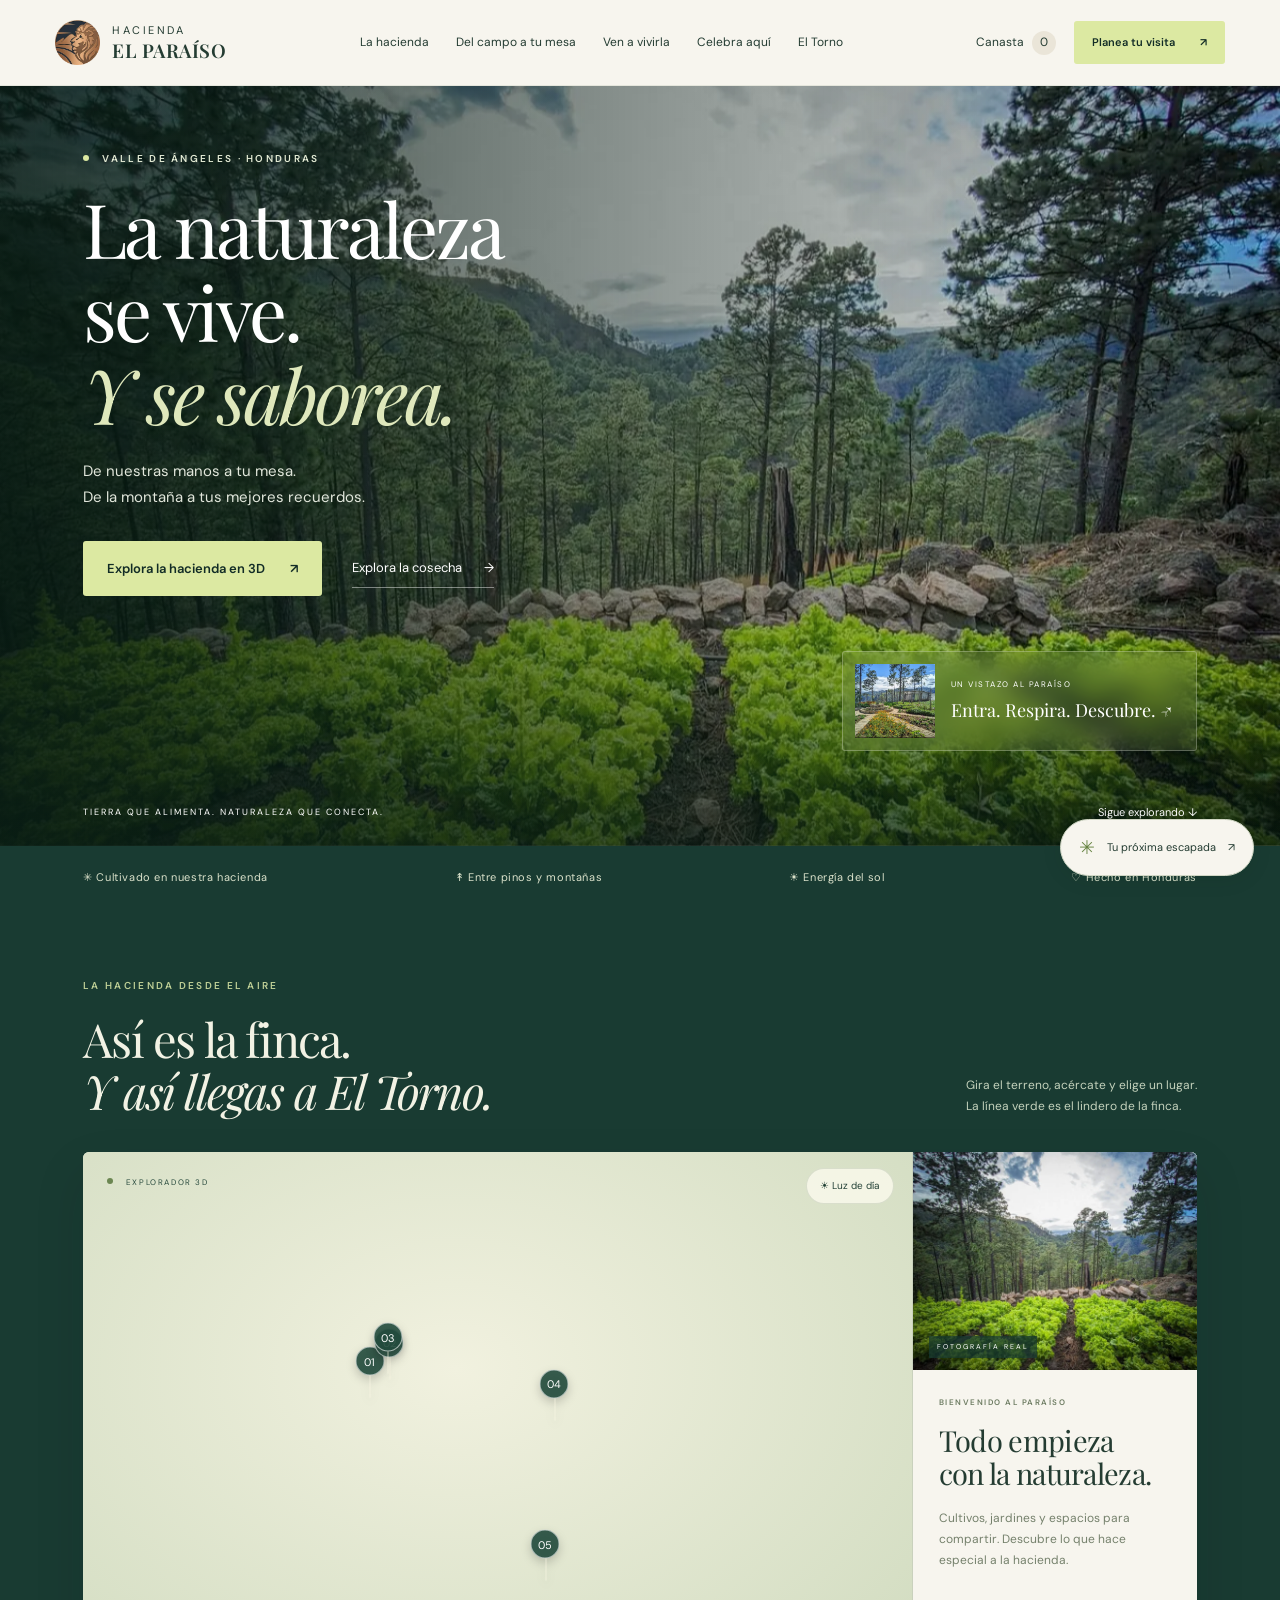
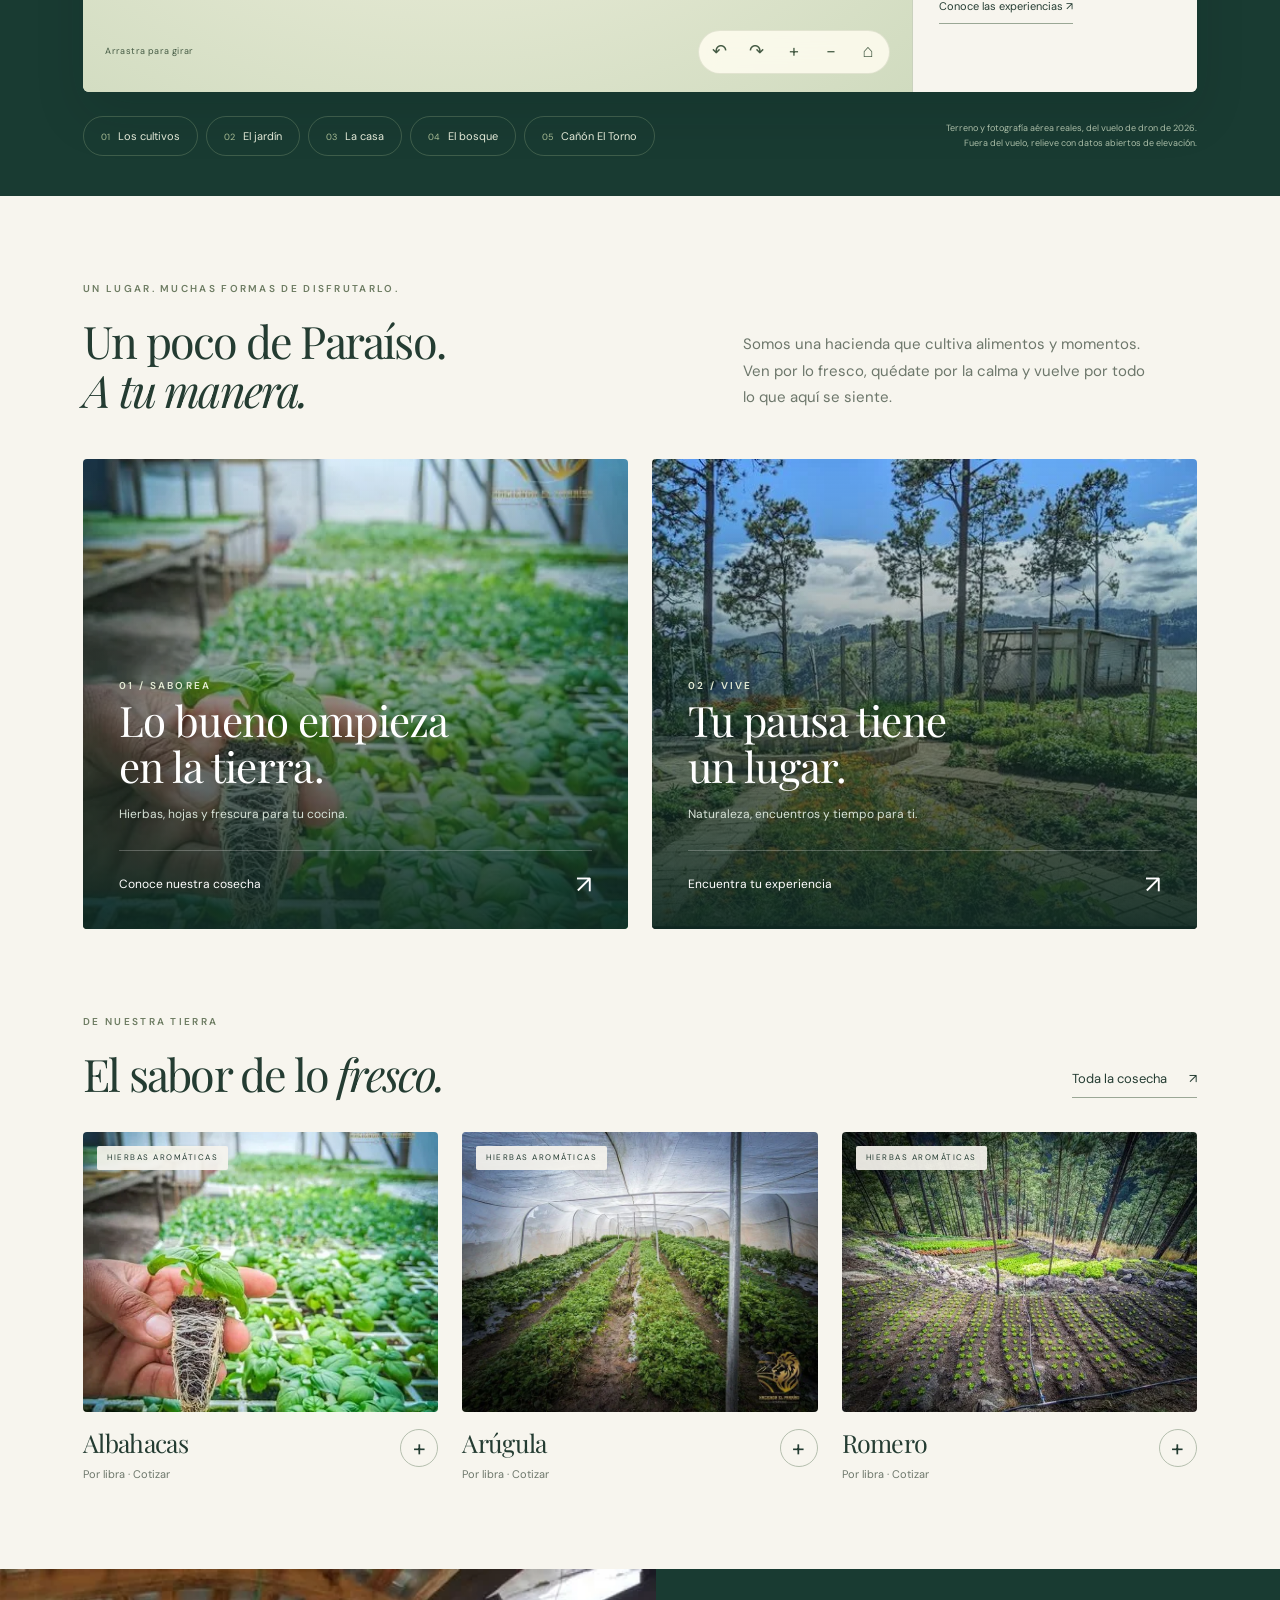
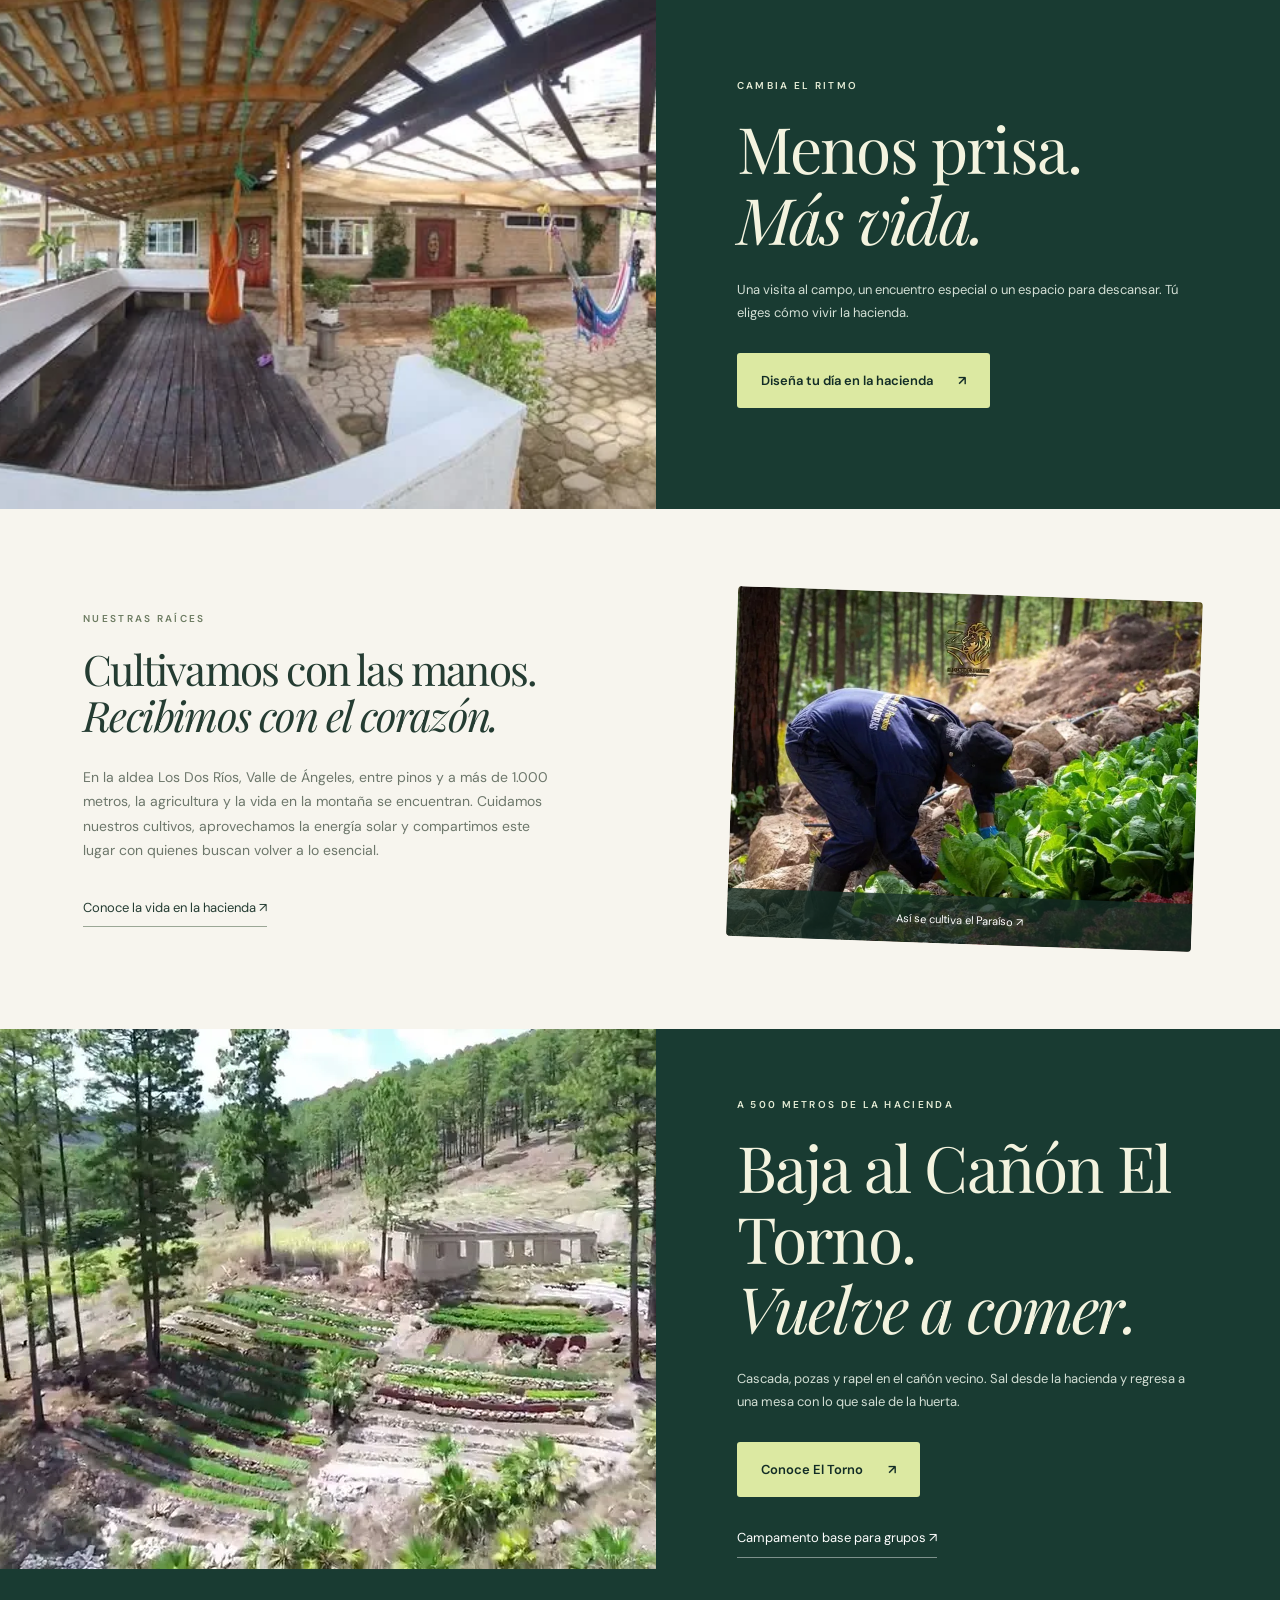
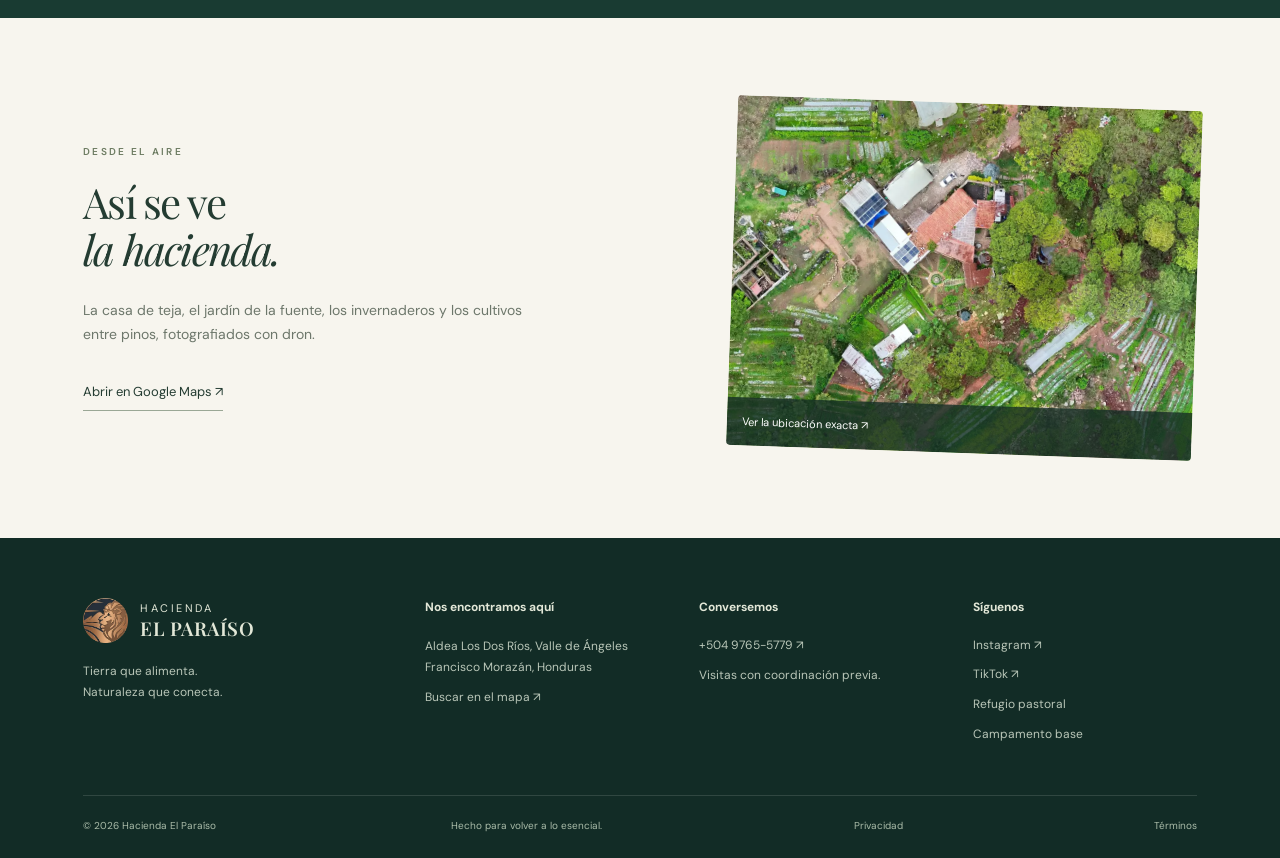
<file: index.html>
<!doctype html>
<html lang="es">
<head>
  <meta charset="utf-8"><meta name="viewport" content="width=device-width,initial-scale=1">
  <meta name="theme-color" content="#183a32">
  <title>Hacienda El Paraíso · Valle de Ángeles, Honduras</title>
  <meta name="description" content="Hacienda entre pinos en Valle de Ángeles: hierbas y lechugas frescas para tu cocina, bodas al aire libre, refugio pastoral y el Cañón El Torno a 500 metros.">
  <link rel="canonical" href="https://haciendaelparaiso.org/">
  <meta property="og:type" content="website">
  <meta property="og:site_name" content="Hacienda El Paraíso">
  <meta property="og:title" content="Hacienda El Paraíso · Valle de Ángeles, Honduras">
  <meta property="og:description" content="Hacienda entre pinos en Valle de Ángeles: hierbas y lechugas frescas para tu cocina, bodas al aire libre, refugio pastoral y el Cañón El Torno a 500 metros.">
  <meta property="og:url" content="https://haciendaelparaiso.org/">
  <meta property="og:image" content="https://haciendaelparaiso.org/img/og-portada.jpg">
  <meta property="og:locale" content="es_HN">
  <meta name="twitter:card" content="summary_large_image">
  <link rel="icon" type="image/png" sizes="32x32" href="img/favicon-32.png">
  <link rel="apple-touch-icon" href="img/apple-touch-icon.png">
  <link rel="preconnect" href="https://fonts.googleapis.com"><link rel="preconnect" href="https://fonts.gstatic.com" crossorigin>
  <link rel="stylesheet" href="style.css"><script src="app.js" defer></script><script src="scene-loader.js" defer></script>
  <script type="application/ld+json">
{
 "@context": "https://schema.org",
 "@graph": [
  {
   "@type": [
    "LocalBusiness",
    "Farm"
   ],
   "@id": "https://haciendaelparaiso.org/#hacienda",
   "name": "Hacienda El Paraíso",
   "url": "https://haciendaelparaiso.org/",
   "logo": "https://haciendaelparaiso.org/img/logo.png",
   "image": "https://haciendaelparaiso.org/img/og-portada.jpg",
   "description": "Hacienda entre pinos en Valle de Ángeles: hierbas y lechugas frescas para restaurantes, bodas y celebraciones, refugio pastoral y acceso al Cañón El Torno.",
   "telephone": "+504 9765-5779",
   "address": {
    "@type": "PostalAddress",
    "streetAddress": "Aldea Los Dos Ríos",
    "addressLocality": "Valle de Ángeles",
    "postalCode": "11101",
    "addressRegion": "Francisco Morazán",
    "addressCountry": "HN"
   },
   "geo": {
    "@type": "GeoCoordinates",
    "latitude": 14.10456,
    "longitude": -87.01338
   },
   "hasMap": "https://maps.google.com/?cid=10759268400108031236",
   "sameAs": [
    "https://www.instagram.com/haciendaelparaisohn/",
    "https://www.tiktok.com/@haciendaelparaisohn"
   ]
  }
 ]
}
  </script>
</head>
<body data-page="index">
<a class="skip" href="#main">Ir al contenido</a>
<header class="header">
  <a class="brand" href="./" aria-label="Hacienda El Paraíso, inicio"><img src="img/emblema.webp" alt="" width="45" height="45"><span>HACIENDA <strong>EL PARAÍSO</strong></span></a>
  <nav aria-label="Navegación principal"><a href="./" data-nav="inicio">La hacienda</a><a href="cosecha.html" data-nav="cosecha">Del campo a tu mesa</a><a href="experiencias.html" data-nav="experiencias">Ven a vivirla</a><a href="eventos.html" data-nav="eventos">Celebra aquí</a><a href="el-torno.html" data-nav="el-torno">El Torno</a></nav>
  <div class="nav-actions"><button class="bag" data-action="cart" aria-label="Abrir canasta">Canasta <span id="cart-count">0</span></button><button class="btn small" data-plan="Visita a la hacienda">Planea tu visita <span>↗</span></button><button class="menu-toggle" aria-label="Abrir menú" aria-expanded="false">☰</button></div>
</header>
<main id="main" tabindex="-1">
<section data-page="inicio">
  <div class="hero">
    <img class="hero-img" src="img/hero.webp" width="1200" height="900" alt="Cultivos verdes entre pinos y montañas de Hacienda El Paraíso" fetchpriority="high">
    <div class="hero-shade"></div>
    <div class="hero-content"><p class="eyebrow light"><span class="dot"></span> VALLE DE ÁNGELES · HONDURAS</p><h1>La naturaleza<br>se vive.<br><em>Y se saborea.</em></h1><p class="hero-copy">De nuestras manos a tu mesa.<br>De la montaña a tus mejores recuerdos.</p><div class="hero-buttons"><a class="btn" href="#explora-3d">Explora la hacienda en 3D <span>↗</span></a><a class="text-link light" href="cosecha.html">Explora la cosecha <span>→</span></a></div></div>
    <button class="photo-peek" data-gallery="1"><img src="img/historia.webp" alt="Jardín de la hacienda"><span>UN VISTAZO AL PARAÍSO<br><strong>Entra. Respira. Descubre. ↗</strong></span></button>
    <div class="hero-bottom"><span>TIERRA QUE ALIMENTA. NATURALEZA QUE CONECTA.</span><a href="#dos-caminos">Sigue explorando ↓</a></div>
  </div>
  <div class="values-strip"><span>✳ Cultivado en nuestra hacienda</span><span>↟ Entre pinos y montañas</span><span>☀ Energía del sol</span><span>♡ Hecho en Honduras</span></div>
  <section class="world-section" id="explora-3d" aria-labelledby="world-title">
    <div class="world-heading"><div><p class="eyebrow light">LA HACIENDA DESDE EL AIRE</p><h2 id="world-title">Así es la finca.<br><em>Y así llegas a El Torno.</em></h2></div><p>Gira el terreno, acércate y elige un lugar.<br>La línea verde es el lindero de la finca.</p></div>
    <div class="world-shell">
      <div class="world-view" id="world-view">
        <div class="world-badge"><span class="dot"></span> EXPLORADOR 3D</div>
        <button class="world-light" id="world-light" aria-pressed="false">☀ Luz de día</button>
        <div id="world-canvas" tabindex="0" role="group" aria-label="Terreno 3D real de la hacienda. Usa las flechas para girar y los botones para acercarte."></div>
        <div id="world-loading" class="world-loading"><span>✳</span><p>Preparando tu ventana al Paraíso…</p></div>
        <div id="world-fallback" class="world-fallback" hidden><img src="img/aerea-dron.webp" alt="Vista aérea real de la hacienda tomada con dron"><p>Explora los lugares con los botones de abajo. La vista 3D no está disponible en este navegador.</p></div>
        <div id="world-hotspots" class="world-hotspots"></div>
        <div class="world-controls"><span>Arrastra para girar</span><div><button data-world-control="left" aria-label="Girar a la izquierda">↶</button><button data-world-control="right" aria-label="Girar a la derecha">↷</button><button data-world-control="in" aria-label="Acercar escena">+</button><button data-world-control="out" aria-label="Alejar escena">−</button><button data-world-control="reset" aria-label="Restablecer vista">⌂</button></div></div>
      </div>
      <aside class="world-story" aria-live="polite"><div class="world-story-photo"><img id="world-photo" src="img/hero.webp" alt="Cultivos entre los pinos de la hacienda"><span>FOTOGRAFÍA REAL</span></div><div class="world-story-body"><p class="eyebrow" id="world-category">BIENVENIDO AL PARAÍSO</p><h3 id="world-name">Todo empieza<br>con la naturaleza.</h3><p id="world-description">Cultivos, jardines y espacios para compartir. Descubre lo que hace especial a la hacienda.</p><a class="text-link" id="world-link" href="experiencias.html">Conoce las experiencias ↗</a></div></aside>
    </div>
    <div class="world-bottom"><div class="world-places" role="group" aria-label="Lugares de la escena"><button data-world-place="cultivos" aria-pressed="false">01 <span>Los cultivos</span></button><button data-world-place="jardin" aria-pressed="false">02 <span>El jardín</span></button><button data-world-place="terraza" aria-pressed="false">03 <span>La casa</span></button><button data-world-place="bosque" aria-pressed="false">04 <span>El bosque</span></button><button data-world-place="torno" aria-pressed="false">05 <span>Cañón El Torno</span></button></div><p>Terreno y fotografía aérea reales, del vuelo de dron de 2026.<br>Fuera del vuelo, relieve con datos abiertos de elevación.</p></div>
  </section>
  <section class="section intro" id="dos-caminos"><div><p class="eyebrow">UN LUGAR. MUCHAS FORMAS DE DISFRUTARLO.</p><h2>Un poco de Paraíso.<br><em>A tu manera.</em></h2></div><p>Somos una hacienda que cultiva alimentos y momentos. Ven por lo fresco, quédate por la calma y vuelve por todo lo que aquí se siente.</p></section>
  <div class="path-grid section-pad">
    <a class="path-card" href="cosecha.html"><img src="img/producto-hierbas.webp" alt="Cosecha fresca en el invernadero" loading="lazy"><div><span class="eyebrow light">01 / SABOREA</span><h3>Lo bueno empieza<br>en la tierra.</h3><p>Hierbas, hojas y frescura para tu cocina.</p><span class="card-link">Conoce nuestra cosecha <b>↗</b></span></div></a>
    <a class="path-card" href="experiencias.html"><img src="img/historia.webp" alt="Jardines de la hacienda con vista a las montañas" loading="lazy"><div><span class="eyebrow light">02 / VIVE</span><h3>Tu pausa tiene<br>un lugar.</h3><p>Naturaleza, encuentros y tiempo para ti.</p><span class="card-link">Encuentra tu experiencia <b>↗</b></span></div></a>
  </div>
  <section class="section harvest-preview"><div class="section-top"><div><p class="eyebrow">DE NUESTRA TIERRA</p><h2>El sabor de lo <em>fresco.</em></h2></div><a class="text-link" href="cosecha.html">Toda la cosecha <span>↗</span></a></div><div class="preview-products" id="home-products"></div></section>
  <section class="experience-banner"><img src="img/turismo.webp" alt="Terraza cubierta de Hacienda El Paraíso" loading="lazy"><div><p class="eyebrow light">CAMBIA EL RITMO</p><h2>Menos prisa.<br><em>Más vida.</em></h2><p>Una visita al campo, un encuentro especial o un espacio para descansar. Tú eliges cómo vivir la hacienda.</p><button class="btn" data-plan="Visita a la hacienda">Diseña tu día en la hacienda <span>↗</span></button></div></section>
  <section class="section roots"><div><p class="eyebrow">NUESTRAS RAÍCES</p><h2>Cultivamos con las manos.<br><em>Recibimos con el corazón.</em></h2><p>En la aldea Los Dos Ríos, Valle de Ángeles, entre pinos y a más de 1.000 metros, la agricultura y la vida en la montaña se encuentran. Cuidamos nuestros cultivos, aprovechamos la energía solar y compartimos este lugar con quienes buscan volver a lo esencial.</p><a href="experiencias.html" class="text-link">Conoce la vida en la hacienda ↗</a></div><button data-gallery="4" class="root-photo"><img src="img/producto-hortalizas.webp" alt="Trabajo de cosecha manual en la hacienda" loading="lazy"><span>Así se cultiva el Paraíso ↗</span></button></section>

  <section class="experience-banner"><img src="img/torno-uiB7cNomqh4.webp" alt="Cañón El Torno, a pocos minutos de la hacienda" loading="lazy"><div><p class="eyebrow light">A 500 METROS DE LA HACIENDA</p><h2>Baja al Cañón El Torno.<br><em>Vuelve a comer.</em></h2><p>Cascada, pozas y rapel en el cañón vecino. Sal desde la hacienda y regresa a una mesa con lo que sale de la huerta.</p><a class="btn" href="el-torno.html">Conoce El Torno <span>↗</span></a><a class="text-link light banner-link" href="campamento-base.html">Campamento base para grupos ↗</a></div></section>
  <section class="section roots"><div><p class="eyebrow">DESDE EL AIRE</p><h2>Así se ve<br><em>la hacienda.</em></h2><p>La casa de teja, el jardín de la fuente, los invernaderos y los cultivos entre pinos, fotografiados con dron.</p><a href="https://maps.google.com/?cid=10759268400108031236" class="text-link" target="_blank" rel="noopener">Abrir en Google Maps ↗</a></div><a class="root-photo" href="https://maps.google.com/?cid=10759268400108031236" target="_blank" rel="noopener"><img src="img/aerea-dron.webp" alt="Vista aérea de Hacienda El Paraíso tomada con dron" loading="lazy" width="1400" height="788"><span>Ver la ubicación exacta ↗</span></a></section>
</section>
</main>
<footer><div class="footer-main"><div><a class="brand" href="./"><img src="img/emblema.webp" alt="" width="50" height="50"><span>HACIENDA <strong>EL PARAÍSO</strong></span></a><p>Tierra que alimenta.<br>Naturaleza que conecta.</p></div><div><h4>Nos encontramos aquí</h4><p>Aldea Los Dos Ríos, Valle de Ángeles<br>Francisco Morazán, Honduras</p><a href="https://maps.google.com/?cid=10759268400108031236" target="_blank" rel="noopener">Buscar en el mapa ↗</a></div><div><h4>Conversemos</h4><a href="https://wa.me/50497655779" target="_blank" rel="noopener">+504 9765-5779 ↗</a><p>Visitas con coordinación previa.</p></div><div><h4>Síguenos</h4><a href="https://www.instagram.com/haciendaelparaisohn/" target="_blank" rel="noopener">Instagram ↗</a><a href="https://www.tiktok.com/@haciendaelparaisohn" target="_blank" rel="noopener">TikTok ↗</a><a href="refugio-pastoral.html">Refugio pastoral</a><a href="campamento-base.html">Campamento base</a></div></div><div class="footer-bottom"><span>© <span id="year">2026</span> Hacienda El Paraíso</span><span>Hecho para volver a lo esencial.</span><a href="privacidad.html">Privacidad</a><a href="terminos.html">Términos</a></div></footer>
<button class="floating-plan" data-plan="Visita a la hacienda"><span>✳</span> Tu próxima escapada <span>↗</span></button>
<div class="toast" role="status" aria-live="polite" id="toast"></div>
<dialog id="cart-dialog" class="drawer" aria-label="Tu canasta"><div class="dialog-head"><div><p class="eyebrow">DEL CAMPO A TU MESA</p><h2>Tu <em>canasta.</em></h2></div><button class="close" data-close aria-label="Cerrar canasta">×</button></div><div id="cart-items"></div><form id="cart-form"><label>Tu nombre o negocio<input name="name" autocomplete="name" required placeholder="¿Para quién es la cosecha?" maxlength="100"></label><label>Entrega<select name="delivery"><option>Consultar entrega en Tegucigalpa</option><option>Consultar entrega en Valle de Ángeles</option><option>Consultar retiro en la hacienda</option></select></label><label>¿Algo más que debamos saber?<textarea name="notes" rows="2" placeholder="Frecuencia, cantidades especiales…" maxlength="1000"></textarea></label><p class="form-note">Cotizaremos los productos y la entrega contigo. No se realiza ningún cobro ni se confirma un pedido aquí.</p><button class="btn dark full" id="cart-submit" type="submit">Consultar mi canasta por WhatsApp ↗</button></form></dialog>
<dialog id="planner-dialog" class="planner" aria-label="Planea tu visita"><button class="close" data-close aria-label="Cerrar planificador">×</button><div class="planner-visual"><img src="img/hero.webp" alt="Paisaje de la hacienda"><div><p class="eyebrow light">TU MOMENTO EN EL PARAÍSO</p><h2>Empieza con<br><em>una idea.</em></h2><p>Nosotros te ayudamos a darle forma.</p></div></div><div class="planner-body"><p class="eyebrow">PLANEA TU VISITA</p><h2>¿Cómo quieres <em>vivirla?</em></h2><form id="planner-form"><label>Me interesa<select name="experience" id="plan-experience"><option>Visita a la hacienda</option><option>Recorrido por los cultivos</option><option>Descanso en la naturaleza</option><option>Refugio pastoral</option><option>Hospedaje</option><option>Campamento base para grupos</option><option>Boda o celebración</option></select></label><div class="form-row"><label>Fecha que tienes en mente<input type="date" name="date" required></label><label>Personas<input type="number" name="people" min="1" max="500" value="2" required></label></div><label>Tu nombre<input name="name" required autocomplete="name" placeholder="¿Cómo te llamas?" maxlength="100"></label><div class="plan-suggestion" id="plan-suggestion"></div><label>Cuéntanos tu idea<textarea name="notes" rows="2" placeholder="Niños, ocasión especial, necesidades de acceso…" maxlength="1000"></textarea></label><p class="form-note">Prepararemos una consulta. La fecha, los servicios y la tarifa se confirman directamente con el equipo.</p><button type="submit" class="btn dark full">Consultar mi plan por WhatsApp ↗</button></form></div></dialog>
<dialog id="gallery-dialog" class="lightbox" aria-label="Galería de la hacienda"><button class="close" data-close aria-label="Cerrar galería">×</button><img id="gallery-image" src="img/hero.webp" alt=""><div class="gallery-controls"><button data-gallery-step="-1" aria-label="Foto anterior">←</button><span id="gallery-caption"></span><button data-gallery-step="1" aria-label="Foto siguiente">→</button></div></dialog>
<dialog id="privacy-dialog" class="privacy" aria-label="Privacidad"><button class="close" data-close aria-label="Cerrar privacidad">×</button><p class="eyebrow">TU INFORMACIÓN</p><h2>Privacidad</h2><p>Este sitio guarda únicamente los productos de tu canasta en este navegador. Los datos de los formularios se usan para preparar un mensaje que tú decides enviar mediante WhatsApp.</p><p>No hay pagos ni reservas automáticas. Al abrir WhatsApp, se aplican las condiciones y la política de privacidad de ese servicio.</p><button class="btn dark" data-action="clear">Borrar mi canasta guardada</button></dialog>
</body></html>
</file>
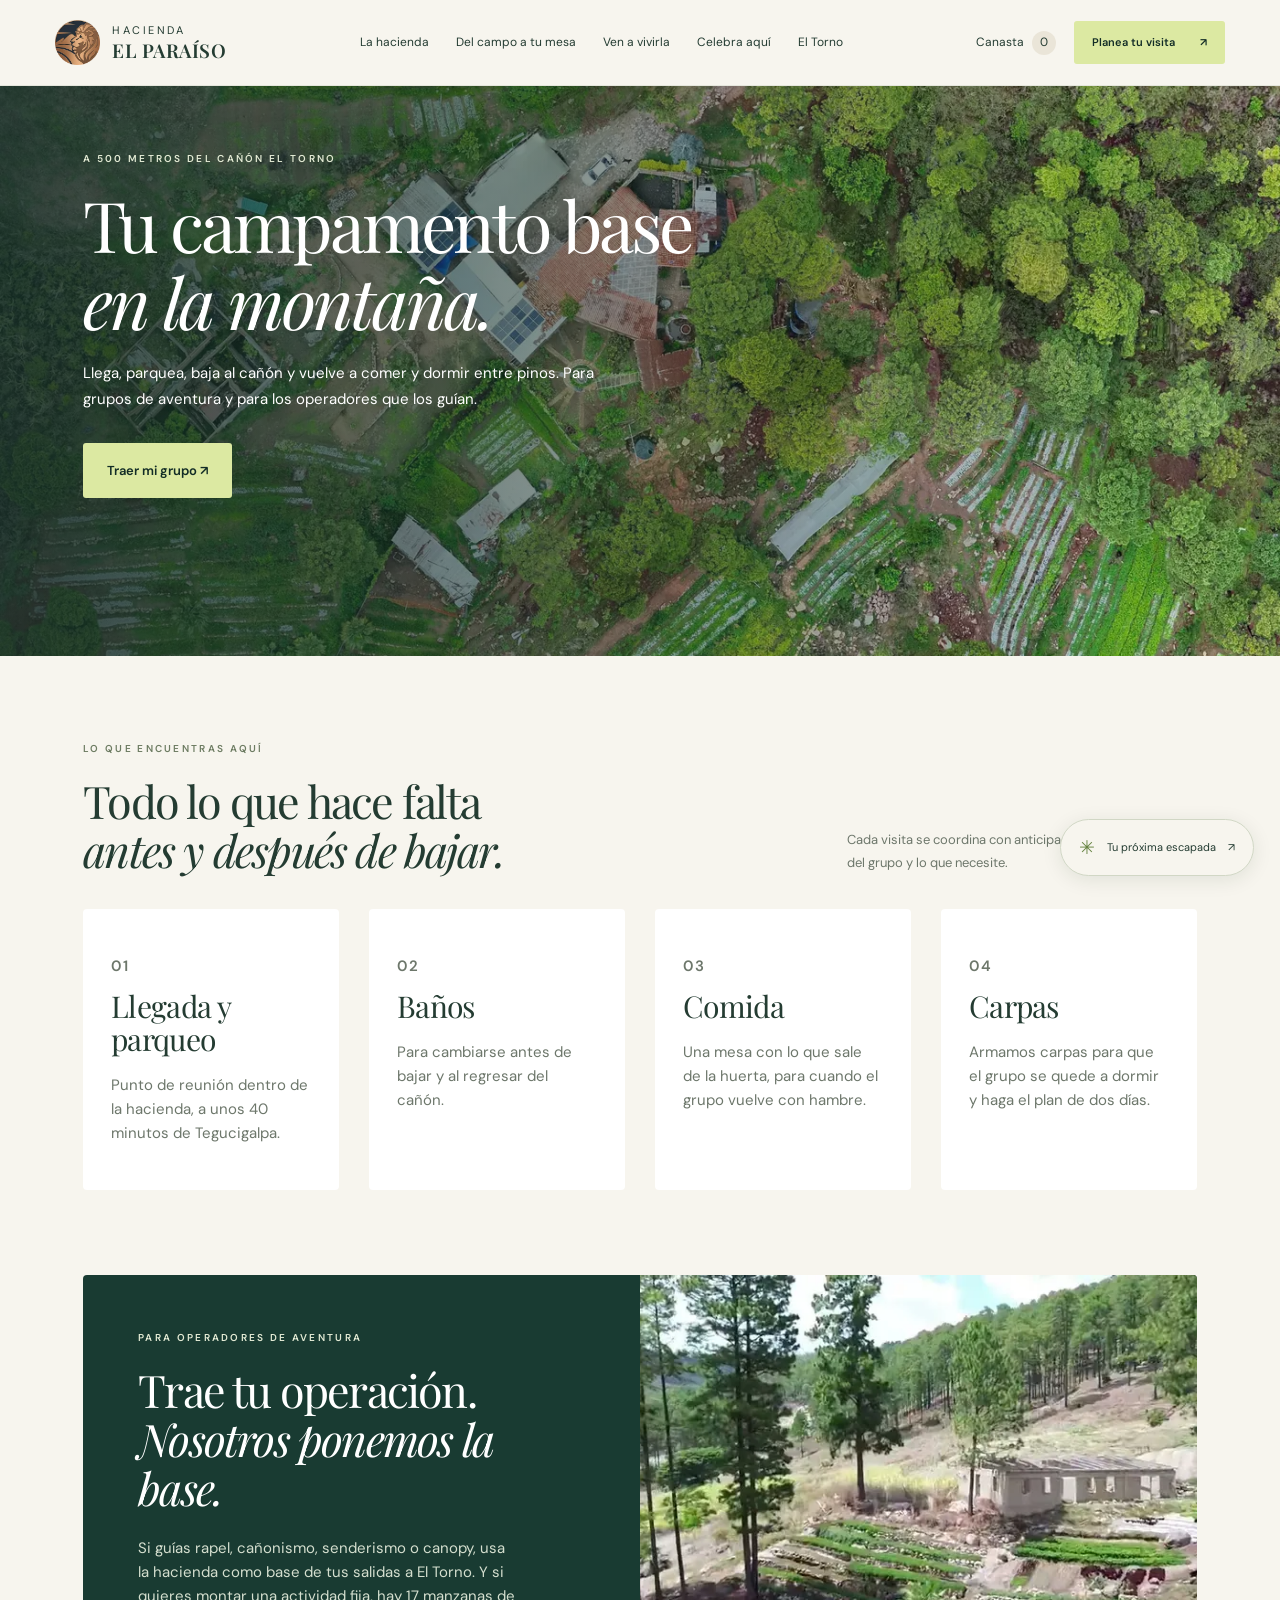
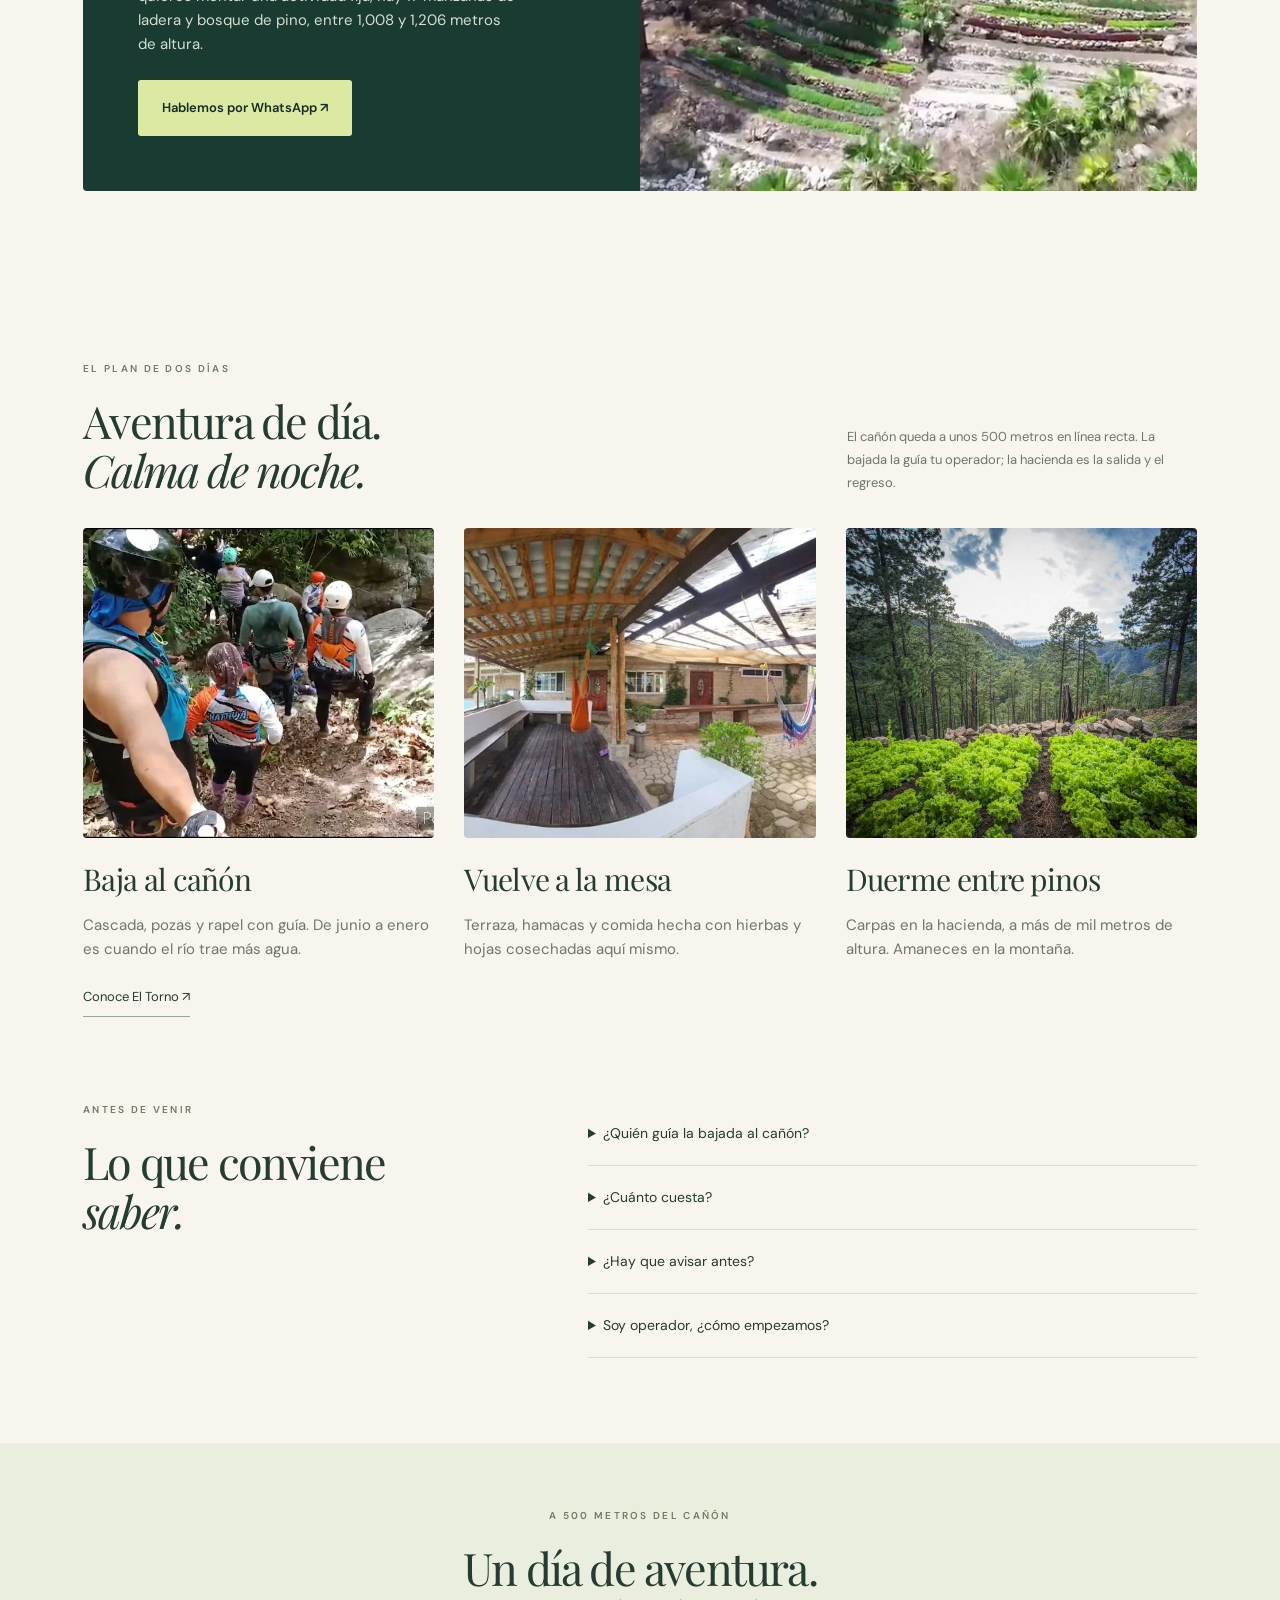
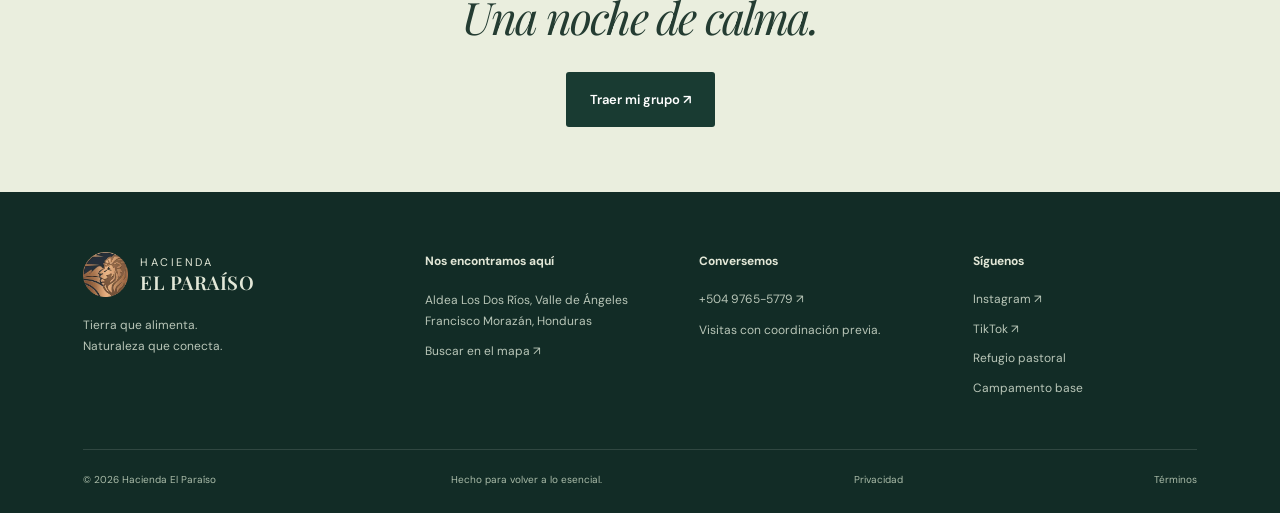
<file: campamento-base.html>
<!doctype html>
<html lang="es">
<head>
  <meta charset="utf-8"><meta name="viewport" content="width=device-width,initial-scale=1">
  <meta name="theme-color" content="#183a32">
  <title>Campamento base para El Torno: parqueo, comida y carpas · Hacienda El Paraíso</title>
  <meta name="description" content="Campamento base a 500 metros del Cañón El Torno, en Valle de Ángeles: llegada, parqueo, baños, comida de la huerta y carpas para dormir. Para grupos y operadores de aventura.">
  <link rel="canonical" href="https://haciendaelparaiso.org/campamento-base.html">
  <meta property="og:type" content="website">
  <meta property="og:site_name" content="Hacienda El Paraíso">
  <meta property="og:title" content="Campamento base para El Torno: parqueo, comida y carpas · Hacienda El Paraíso">
  <meta property="og:description" content="Campamento base a 500 metros del Cañón El Torno, en Valle de Ángeles: llegada, parqueo, baños, comida de la huerta y carpas para dormir. Para grupos y operadores de aventura.">
  <meta property="og:url" content="https://haciendaelparaiso.org/campamento-base.html">
  <meta property="og:image" content="https://haciendaelparaiso.org/img/og-portada.jpg">
  <meta property="og:locale" content="es_HN">
  <meta name="twitter:card" content="summary_large_image">
  <link rel="icon" type="image/png" sizes="32x32" href="img/favicon-32.png">
  <link rel="apple-touch-icon" href="img/apple-touch-icon.png">
  <link rel="preconnect" href="https://fonts.googleapis.com"><link rel="preconnect" href="https://fonts.gstatic.com" crossorigin>
  <link rel="stylesheet" href="style.css"><script src="app.js" defer></script>
  <script type="application/ld+json">
{
 "@context": "https://schema.org",
 "@graph": [
  {
   "@type": [
    "LocalBusiness",
    "Farm"
   ],
   "@id": "https://haciendaelparaiso.org/#hacienda",
   "name": "Hacienda El Paraíso",
   "url": "https://haciendaelparaiso.org/",
   "logo": "https://haciendaelparaiso.org/img/logo.png",
   "image": "https://haciendaelparaiso.org/img/og-portada.jpg",
   "description": "Hacienda entre pinos en Valle de Ángeles: hierbas y lechugas frescas para restaurantes, bodas y celebraciones, refugio pastoral y acceso al Cañón El Torno.",
   "telephone": "+504 9765-5779",
   "address": {
    "@type": "PostalAddress",
    "streetAddress": "Aldea Los Dos Ríos",
    "addressLocality": "Valle de Ángeles",
    "postalCode": "11101",
    "addressRegion": "Francisco Morazán",
    "addressCountry": "HN"
   },
   "geo": {
    "@type": "GeoCoordinates",
    "latitude": 14.10456,
    "longitude": -87.01338
   },
   "hasMap": "https://maps.google.com/?cid=10759268400108031236",
   "sameAs": [
    "https://www.instagram.com/haciendaelparaisohn/",
    "https://www.tiktok.com/@haciendaelparaisohn"
   ]
  }
 ]
}
  </script>
</head>
<body data-page="campamento">
<a class="skip" href="#main">Ir al contenido</a>
<header class="header">
  <a class="brand" href="./" aria-label="Hacienda El Paraíso, inicio"><img src="img/emblema.webp" alt="" width="45" height="45"><span>HACIENDA <strong>EL PARAÍSO</strong></span></a>
  <nav aria-label="Navegación principal"><a href="./" data-nav="inicio">La hacienda</a><a href="cosecha.html" data-nav="cosecha">Del campo a tu mesa</a><a href="experiencias.html" data-nav="experiencias">Ven a vivirla</a><a href="eventos.html" data-nav="eventos">Celebra aquí</a><a href="el-torno.html" data-nav="el-torno">El Torno</a></nav>
  <div class="nav-actions"><button class="bag" data-action="cart" aria-label="Abrir canasta">Canasta <span id="cart-count">0</span></button><button class="btn small" data-plan="Visita a la hacienda">Planea tu visita <span>↗</span></button><button class="menu-toggle" aria-label="Abrir menú" aria-expanded="false">☰</button></div>
</header>
<main id="main" tabindex="-1">
<section data-page="campamento">
  <div class="experience-hero"><img src="img/aerea-dron.webp" alt="Hacienda El Paraíso vista desde el aire, entre pinos"><div><p class="eyebrow light">A 500 METROS DEL CAÑÓN EL TORNO</p><h1>Tu campamento base<br><em>en la montaña.</em></h1><p>Llega, parquea, baja al cañón y vuelve a comer y dormir entre pinos. Para grupos de aventura y para los operadores que los guían.</p><button class="btn" data-plan="Campamento base para grupos">Traer mi grupo ↗</button></div></div>
  <section class="section"><div class="section-top"><div><p class="eyebrow">LO QUE ENCUENTRAS AQUÍ</p><h2>Todo lo que hace falta<br><em>antes y después de bajar.</em></h2></div><p>Cada visita se coordina con anticipación, según el tamaño del grupo y lo que necesite.</p></div>
  <div class="venue-grid four">
   <article><p class="eyebrow">01</p><h3>Llegada y parqueo</h3><p>Punto de reunión dentro de la hacienda, a unos 40 minutos de Tegucigalpa.</p></article>
   <article><p class="eyebrow">02</p><h3>Baños</h3><p>Para cambiarse antes de bajar y al regresar del cañón.</p></article>
   <article><p class="eyebrow">03</p><h3>Comida</h3><p>Una mesa con lo que sale de la huerta, para cuando el grupo vuelve con hambre.</p></article>
   <article><p class="eyebrow">04</p><h3>Carpas</h3><p>Armamos carpas para que el grupo se quede a dormir y haga el plan de dos días.</p></article>
  </div></section>
  <section class="b2b section-pad"><div><p class="eyebrow light">PARA OPERADORES DE AVENTURA</p><h2>Trae tu operación.<br><em>Nosotros ponemos la base.</em></h2><p>Si guías rapel, cañonismo, senderismo o canopy, usa la hacienda como base de tus salidas a El Torno. Y si quieres montar una actividad fija, hay 17 manzanas de ladera y bosque de pino, entre 1,008 y 1,206 metros de altura.</p><a class="btn" href="https://wa.me/50497655779?text=Hola%2C%20soy%20operador%20de%20aventura%20y%20me%20interesa%20usar%20Hacienda%20El%20Para%C3%ADso%20como%20campamento%20base." target="_blank" rel="noopener">Hablemos por WhatsApp ↗</a></div><img src="img/torno-uiB7cNomqh4.webp" alt="Terrazas de cultivo y bosque de pino de la hacienda, vistas desde el aire" loading="lazy"></section>
  <section class="section"><div class="section-top"><div><p class="eyebrow">EL PLAN DE DOS DÍAS</p><h2>Aventura de día.<br><em>Calma de noche.</em></h2></div><p>El cañón queda a unos 500 metros en línea recta. La bajada la guía tu operador; la hacienda es la salida y el regreso.</p></div>
  <div class="venue-grid three">
   <article><img src="img/torno-iFbSdfST0RE.webp" alt="Grupo con casco y equipo bajando al Cañón El Torno" loading="lazy"><h3>Baja al cañón</h3><p>Cascada, pozas y rapel con guía. De junio a enero es cuando el río trae más agua.</p><a class="text-link" href="el-torno.html">Conoce El Torno ↗</a></article>
   <article><img src="img/turismo.webp" alt="Terraza de la hacienda" loading="lazy"><h3>Vuelve a la mesa</h3><p>Terraza, hamacas y comida hecha con hierbas y hojas cosechadas aquí mismo.</p></article>
   <article><img src="img/hero.webp" alt="Cultivos entre pinos en la hacienda" loading="lazy"><h3>Duerme entre pinos</h3><p>Carpas en la hacienda, a más de mil metros de altura. Amaneces en la montaña.</p></article>
  </div></section>
  <section class="section questions"><div><p class="eyebrow">ANTES DE VENIR</p><h2>Lo que conviene<br><em>saber.</em></h2></div><div>
   <details><summary>¿Quién guía la bajada al cañón?</summary><p>Operadores de aventura con su propio equipo y guías. La hacienda es el punto de salida y de regreso.</p></details>
   <details><summary>¿Cuánto cuesta?</summary><p>Depende del tamaño del grupo y de lo que necesite: solo llegada y parqueo, comida, o quedarse a dormir. Escríbenos y lo armamos contigo.</p></details>
   <details><summary>¿Hay que avisar antes?</summary><p>Sí. Todas las visitas son con coordinación previa.</p></details>
   <details><summary>Soy operador, ¿cómo empezamos?</summary><p>Escríbenos por WhatsApp, ven a conocer la hacienda y vemos juntos qué necesita tu operación.</p></details>
  </div></section>
  <section class="event-cta section"><p class="eyebrow">A 500 METROS DEL CAÑÓN</p><h2>Un día de aventura.<br><em>Una noche de calma.</em></h2><button class="btn dark" data-plan="Campamento base para grupos">Traer mi grupo ↗</button></section>
</section>
</main>
<footer><div class="footer-main"><div><a class="brand" href="./"><img src="img/emblema.webp" alt="" width="50" height="50"><span>HACIENDA <strong>EL PARAÍSO</strong></span></a><p>Tierra que alimenta.<br>Naturaleza que conecta.</p></div><div><h4>Nos encontramos aquí</h4><p>Aldea Los Dos Ríos, Valle de Ángeles<br>Francisco Morazán, Honduras</p><a href="https://maps.google.com/?cid=10759268400108031236" target="_blank" rel="noopener">Buscar en el mapa ↗</a></div><div><h4>Conversemos</h4><a href="https://wa.me/50497655779" target="_blank" rel="noopener">+504 9765-5779 ↗</a><p>Visitas con coordinación previa.</p></div><div><h4>Síguenos</h4><a href="https://www.instagram.com/haciendaelparaisohn/" target="_blank" rel="noopener">Instagram ↗</a><a href="https://www.tiktok.com/@haciendaelparaisohn" target="_blank" rel="noopener">TikTok ↗</a><a href="refugio-pastoral.html">Refugio pastoral</a><a href="campamento-base.html">Campamento base</a></div></div><div class="footer-bottom"><span>© <span id="year">2026</span> Hacienda El Paraíso</span><span>Hecho para volver a lo esencial.</span><a href="privacidad.html">Privacidad</a><a href="terminos.html">Términos</a></div></footer>
<button class="floating-plan" data-plan="Visita a la hacienda"><span>✳</span> Tu próxima escapada <span>↗</span></button>
<div class="toast" role="status" aria-live="polite" id="toast"></div>
<dialog id="cart-dialog" class="drawer" aria-label="Tu canasta"><div class="dialog-head"><div><p class="eyebrow">DEL CAMPO A TU MESA</p><h2>Tu <em>canasta.</em></h2></div><button class="close" data-close aria-label="Cerrar canasta">×</button></div><div id="cart-items"></div><form id="cart-form"><label>Tu nombre o negocio<input name="name" autocomplete="name" required placeholder="¿Para quién es la cosecha?" maxlength="100"></label><label>Entrega<select name="delivery"><option>Consultar entrega en Tegucigalpa</option><option>Consultar entrega en Valle de Ángeles</option><option>Consultar retiro en la hacienda</option></select></label><label>¿Algo más que debamos saber?<textarea name="notes" rows="2" placeholder="Frecuencia, cantidades especiales…" maxlength="1000"></textarea></label><p class="form-note">Cotizaremos los productos y la entrega contigo. No se realiza ningún cobro ni se confirma un pedido aquí.</p><button class="btn dark full" id="cart-submit" type="submit">Consultar mi canasta por WhatsApp ↗</button></form></dialog>
<dialog id="planner-dialog" class="planner" aria-label="Planea tu visita"><button class="close" data-close aria-label="Cerrar planificador">×</button><div class="planner-visual"><img src="img/hero.webp" alt="Paisaje de la hacienda"><div><p class="eyebrow light">TU MOMENTO EN EL PARAÍSO</p><h2>Empieza con<br><em>una idea.</em></h2><p>Nosotros te ayudamos a darle forma.</p></div></div><div class="planner-body"><p class="eyebrow">PLANEA TU VISITA</p><h2>¿Cómo quieres <em>vivirla?</em></h2><form id="planner-form"><label>Me interesa<select name="experience" id="plan-experience"><option>Visita a la hacienda</option><option>Recorrido por los cultivos</option><option>Descanso en la naturaleza</option><option>Refugio pastoral</option><option>Hospedaje</option><option>Campamento base para grupos</option><option>Boda o celebración</option></select></label><div class="form-row"><label>Fecha que tienes en mente<input type="date" name="date" required></label><label>Personas<input type="number" name="people" min="1" max="500" value="2" required></label></div><label>Tu nombre<input name="name" required autocomplete="name" placeholder="¿Cómo te llamas?" maxlength="100"></label><div class="plan-suggestion" id="plan-suggestion"></div><label>Cuéntanos tu idea<textarea name="notes" rows="2" placeholder="Niños, ocasión especial, necesidades de acceso…" maxlength="1000"></textarea></label><p class="form-note">Prepararemos una consulta. La fecha, los servicios y la tarifa se confirman directamente con el equipo.</p><button type="submit" class="btn dark full">Consultar mi plan por WhatsApp ↗</button></form></div></dialog>
<dialog id="gallery-dialog" class="lightbox" aria-label="Galería de la hacienda"><button class="close" data-close aria-label="Cerrar galería">×</button><img id="gallery-image" src="img/hero.webp" alt=""><div class="gallery-controls"><button data-gallery-step="-1" aria-label="Foto anterior">←</button><span id="gallery-caption"></span><button data-gallery-step="1" aria-label="Foto siguiente">→</button></div></dialog>
<dialog id="privacy-dialog" class="privacy" aria-label="Privacidad"><button class="close" data-close aria-label="Cerrar privacidad">×</button><p class="eyebrow">TU INFORMACIÓN</p><h2>Privacidad</h2><p>Este sitio guarda únicamente los productos de tu canasta en este navegador. Los datos de los formularios se usan para preparar un mensaje que tú decides enviar mediante WhatsApp.</p><p>No hay pagos ni reservas automáticas. Al abrir WhatsApp, se aplican las condiciones y la política de privacidad de ese servicio.</p><button class="btn dark" data-action="clear">Borrar mi canasta guardada</button></dialog>
</body></html>
</file>
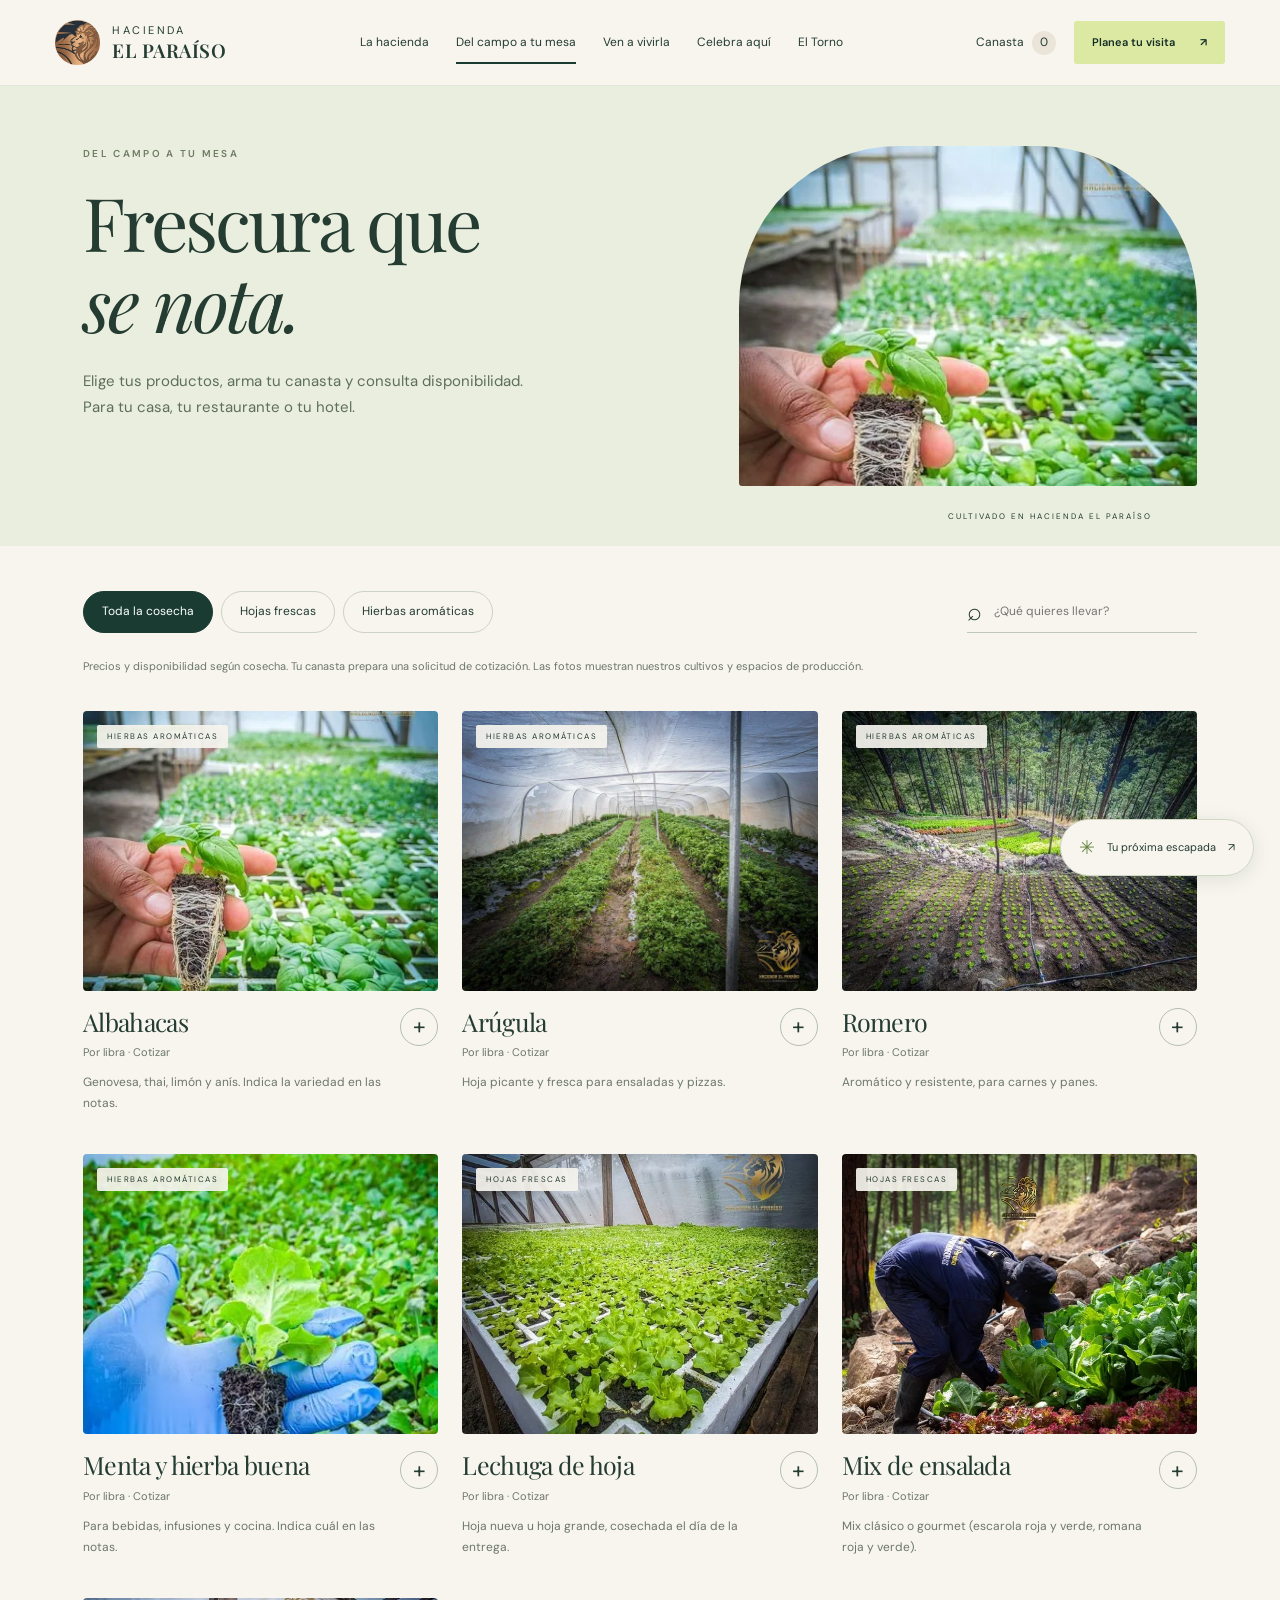
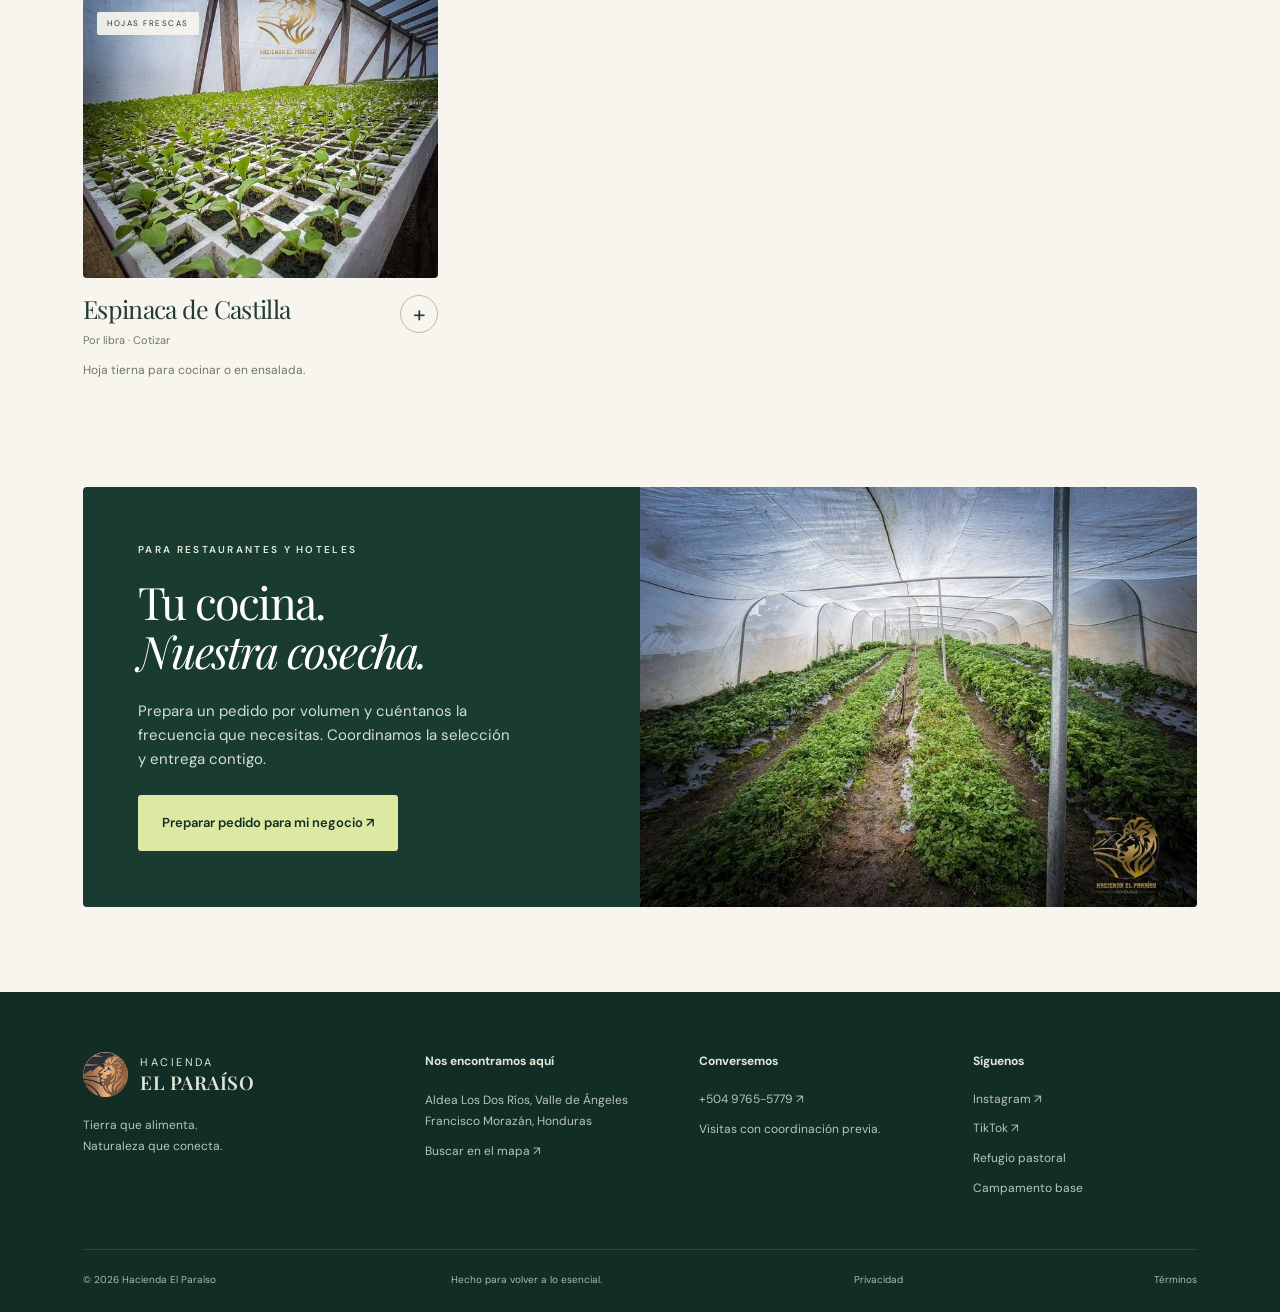
<file: cosecha.html>
<!doctype html>
<html lang="es">
<head>
  <meta charset="utf-8"><meta name="viewport" content="width=device-width,initial-scale=1">
  <meta name="theme-color" content="#183a32">
  <title>Hierbas y lechugas frescas en Tegucigalpa · Hacienda El Paraíso</title>
  <meta name="description" content="Albahacas, arúgula, romero, menta y lechugas cultivadas en Valle de Ángeles. Arma tu canasta y cotiza por WhatsApp: entregas a restaurantes, hoteles y casas en Tegucigalpa.">
  <link rel="canonical" href="https://haciendaelparaiso.org/cosecha.html">
  <meta property="og:type" content="website">
  <meta property="og:site_name" content="Hacienda El Paraíso">
  <meta property="og:title" content="Hierbas y lechugas frescas en Tegucigalpa · Hacienda El Paraíso">
  <meta property="og:description" content="Albahacas, arúgula, romero, menta y lechugas cultivadas en Valle de Ángeles. Arma tu canasta y cotiza por WhatsApp: entregas a restaurantes, hoteles y casas en Tegucigalpa.">
  <meta property="og:url" content="https://haciendaelparaiso.org/cosecha.html">
  <meta property="og:image" content="https://haciendaelparaiso.org/img/producto-hierbas.webp">
  <meta property="og:locale" content="es_HN">
  <meta name="twitter:card" content="summary_large_image">
  <link rel="icon" type="image/png" sizes="32x32" href="img/favicon-32.png">
  <link rel="apple-touch-icon" href="img/apple-touch-icon.png">
  <link rel="preconnect" href="https://fonts.googleapis.com"><link rel="preconnect" href="https://fonts.gstatic.com" crossorigin>
  <link rel="stylesheet" href="style.css"><script src="app.js" defer></script>
  <script type="application/ld+json">
{
 "@context": "https://schema.org",
 "@graph": [
  {
   "@type": [
    "LocalBusiness",
    "Farm"
   ],
   "@id": "https://haciendaelparaiso.org/#hacienda",
   "name": "Hacienda El Paraíso",
   "url": "https://haciendaelparaiso.org/",
   "logo": "https://haciendaelparaiso.org/img/logo.png",
   "image": "https://haciendaelparaiso.org/img/og-portada.jpg",
   "description": "Hacienda entre pinos en Valle de Ángeles: hierbas y lechugas frescas para restaurantes, bodas y celebraciones, refugio pastoral y acceso al Cañón El Torno.",
   "telephone": "+504 9765-5779",
   "address": {
    "@type": "PostalAddress",
    "streetAddress": "Aldea Los Dos Ríos",
    "addressLocality": "Valle de Ángeles",
    "postalCode": "11101",
    "addressRegion": "Francisco Morazán",
    "addressCountry": "HN"
   },
   "geo": {
    "@type": "GeoCoordinates",
    "latitude": 14.10456,
    "longitude": -87.01338
   },
   "hasMap": "https://maps.google.com/?cid=10759268400108031236",
   "sameAs": [
    "https://www.instagram.com/haciendaelparaisohn/",
    "https://www.tiktok.com/@haciendaelparaisohn"
   ]
  }
 ]
}
  </script>
</head>
<body data-page="cosecha">
<a class="skip" href="#main">Ir al contenido</a>
<header class="header">
  <a class="brand" href="./" aria-label="Hacienda El Paraíso, inicio"><img src="img/emblema.webp" alt="" width="45" height="45"><span>HACIENDA <strong>EL PARAÍSO</strong></span></a>
  <nav aria-label="Navegación principal"><a href="./" data-nav="inicio">La hacienda</a><a href="cosecha.html" data-nav="cosecha">Del campo a tu mesa</a><a href="experiencias.html" data-nav="experiencias">Ven a vivirla</a><a href="eventos.html" data-nav="eventos">Celebra aquí</a><a href="el-torno.html" data-nav="el-torno">El Torno</a></nav>
  <div class="nav-actions"><button class="bag" data-action="cart" aria-label="Abrir canasta">Canasta <span id="cart-count">0</span></button><button class="btn small" data-plan="Visita a la hacienda">Planea tu visita <span>↗</span></button><button class="menu-toggle" aria-label="Abrir menú" aria-expanded="false">☰</button></div>
</header>
<main id="main" tabindex="-1">
<section data-page="cosecha">
  <div class="page-intro"><div><p class="eyebrow">DEL CAMPO A TU MESA</p><h1>Frescura que<br><em>se nota.</em></h1><p>Elige tus productos, arma tu canasta y consulta disponibilidad. Para tu casa, tu restaurante o tu hotel.</p></div><img src="img/producto-hierbas.webp" alt="Planta recién cosechada en el invernadero"><span class="image-caption">CULTIVADO EN HACIENDA EL PARAÍSO</span></div>
  <section class="section shop"><div class="shop-tools"><div class="filters" role="group" aria-label="Categoría de productos"><button class="active" data-filter="Todos" aria-pressed="true">Toda la cosecha</button><button data-filter="Hojas" aria-pressed="false">Hojas frescas</button><button data-filter="Hierbas" aria-pressed="false">Hierbas aromáticas</button></div><label class="search"><span>⌕</span><input id="search" type="search" placeholder="¿Qué quieres llevar?" aria-label="Buscar productos"></label></div><p class="shop-note">Precios y disponibilidad según cosecha. Tu canasta prepara una solicitud de cotización. Las fotos muestran nuestros cultivos y espacios de producción.</p><div class="product-grid" id="product-grid"></div><p id="empty-search" hidden>No encontramos ese producto. Prueba con “albahaca”, “lechuga” o “menta”.</p></section>
  <section class="b2b section-pad"><div><p class="eyebrow light">PARA RESTAURANTES Y HOTELES</p><h2>Tu cocina.<br><em>Nuestra cosecha.</em></h2><p>Prepara un pedido por volumen y cuéntanos la frecuencia que necesitas. Coordinamos la selección y entrega contigo.</p><button class="btn" data-action="business">Preparar pedido para mi negocio ↗</button></div><img src="img/galeria-6.webp" alt="Hileras de cultivo en el invernadero" loading="lazy"></section>
</section>
</main>
<footer><div class="footer-main"><div><a class="brand" href="./"><img src="img/emblema.webp" alt="" width="50" height="50"><span>HACIENDA <strong>EL PARAÍSO</strong></span></a><p>Tierra que alimenta.<br>Naturaleza que conecta.</p></div><div><h4>Nos encontramos aquí</h4><p>Aldea Los Dos Ríos, Valle de Ángeles<br>Francisco Morazán, Honduras</p><a href="https://maps.google.com/?cid=10759268400108031236" target="_blank" rel="noopener">Buscar en el mapa ↗</a></div><div><h4>Conversemos</h4><a href="https://wa.me/50497655779" target="_blank" rel="noopener">+504 9765-5779 ↗</a><p>Visitas con coordinación previa.</p></div><div><h4>Síguenos</h4><a href="https://www.instagram.com/haciendaelparaisohn/" target="_blank" rel="noopener">Instagram ↗</a><a href="https://www.tiktok.com/@haciendaelparaisohn" target="_blank" rel="noopener">TikTok ↗</a><a href="refugio-pastoral.html">Refugio pastoral</a><a href="campamento-base.html">Campamento base</a></div></div><div class="footer-bottom"><span>© <span id="year">2026</span> Hacienda El Paraíso</span><span>Hecho para volver a lo esencial.</span><a href="privacidad.html">Privacidad</a><a href="terminos.html">Términos</a></div></footer>
<button class="floating-plan" data-plan="Visita a la hacienda"><span>✳</span> Tu próxima escapada <span>↗</span></button>
<div class="toast" role="status" aria-live="polite" id="toast"></div>
<dialog id="cart-dialog" class="drawer" aria-label="Tu canasta"><div class="dialog-head"><div><p class="eyebrow">DEL CAMPO A TU MESA</p><h2>Tu <em>canasta.</em></h2></div><button class="close" data-close aria-label="Cerrar canasta">×</button></div><div id="cart-items"></div><form id="cart-form"><label>Tu nombre o negocio<input name="name" autocomplete="name" required placeholder="¿Para quién es la cosecha?" maxlength="100"></label><label>Entrega<select name="delivery"><option>Consultar entrega en Tegucigalpa</option><option>Consultar entrega en Valle de Ángeles</option><option>Consultar retiro en la hacienda</option></select></label><label>¿Algo más que debamos saber?<textarea name="notes" rows="2" placeholder="Frecuencia, cantidades especiales…" maxlength="1000"></textarea></label><p class="form-note">Cotizaremos los productos y la entrega contigo. No se realiza ningún cobro ni se confirma un pedido aquí.</p><button class="btn dark full" id="cart-submit" type="submit">Consultar mi canasta por WhatsApp ↗</button></form></dialog>
<dialog id="planner-dialog" class="planner" aria-label="Planea tu visita"><button class="close" data-close aria-label="Cerrar planificador">×</button><div class="planner-visual"><img src="img/hero.webp" alt="Paisaje de la hacienda"><div><p class="eyebrow light">TU MOMENTO EN EL PARAÍSO</p><h2>Empieza con<br><em>una idea.</em></h2><p>Nosotros te ayudamos a darle forma.</p></div></div><div class="planner-body"><p class="eyebrow">PLANEA TU VISITA</p><h2>¿Cómo quieres <em>vivirla?</em></h2><form id="planner-form"><label>Me interesa<select name="experience" id="plan-experience"><option>Visita a la hacienda</option><option>Recorrido por los cultivos</option><option>Descanso en la naturaleza</option><option>Refugio pastoral</option><option>Hospedaje</option><option>Campamento base para grupos</option><option>Boda o celebración</option></select></label><div class="form-row"><label>Fecha que tienes en mente<input type="date" name="date" required></label><label>Personas<input type="number" name="people" min="1" max="500" value="2" required></label></div><label>Tu nombre<input name="name" required autocomplete="name" placeholder="¿Cómo te llamas?" maxlength="100"></label><div class="plan-suggestion" id="plan-suggestion"></div><label>Cuéntanos tu idea<textarea name="notes" rows="2" placeholder="Niños, ocasión especial, necesidades de acceso…" maxlength="1000"></textarea></label><p class="form-note">Prepararemos una consulta. La fecha, los servicios y la tarifa se confirman directamente con el equipo.</p><button type="submit" class="btn dark full">Consultar mi plan por WhatsApp ↗</button></form></div></dialog>
<dialog id="gallery-dialog" class="lightbox" aria-label="Galería de la hacienda"><button class="close" data-close aria-label="Cerrar galería">×</button><img id="gallery-image" src="img/hero.webp" alt=""><div class="gallery-controls"><button data-gallery-step="-1" aria-label="Foto anterior">←</button><span id="gallery-caption"></span><button data-gallery-step="1" aria-label="Foto siguiente">→</button></div></dialog>
<dialog id="privacy-dialog" class="privacy" aria-label="Privacidad"><button class="close" data-close aria-label="Cerrar privacidad">×</button><p class="eyebrow">TU INFORMACIÓN</p><h2>Privacidad</h2><p>Este sitio guarda únicamente los productos de tu canasta en este navegador. Los datos de los formularios se usan para preparar un mensaje que tú decides enviar mediante WhatsApp.</p><p>No hay pagos ni reservas automáticas. Al abrir WhatsApp, se aplican las condiciones y la política de privacidad de ese servicio.</p><button class="btn dark" data-action="clear">Borrar mi canasta guardada</button></dialog>
</body></html>
</file>
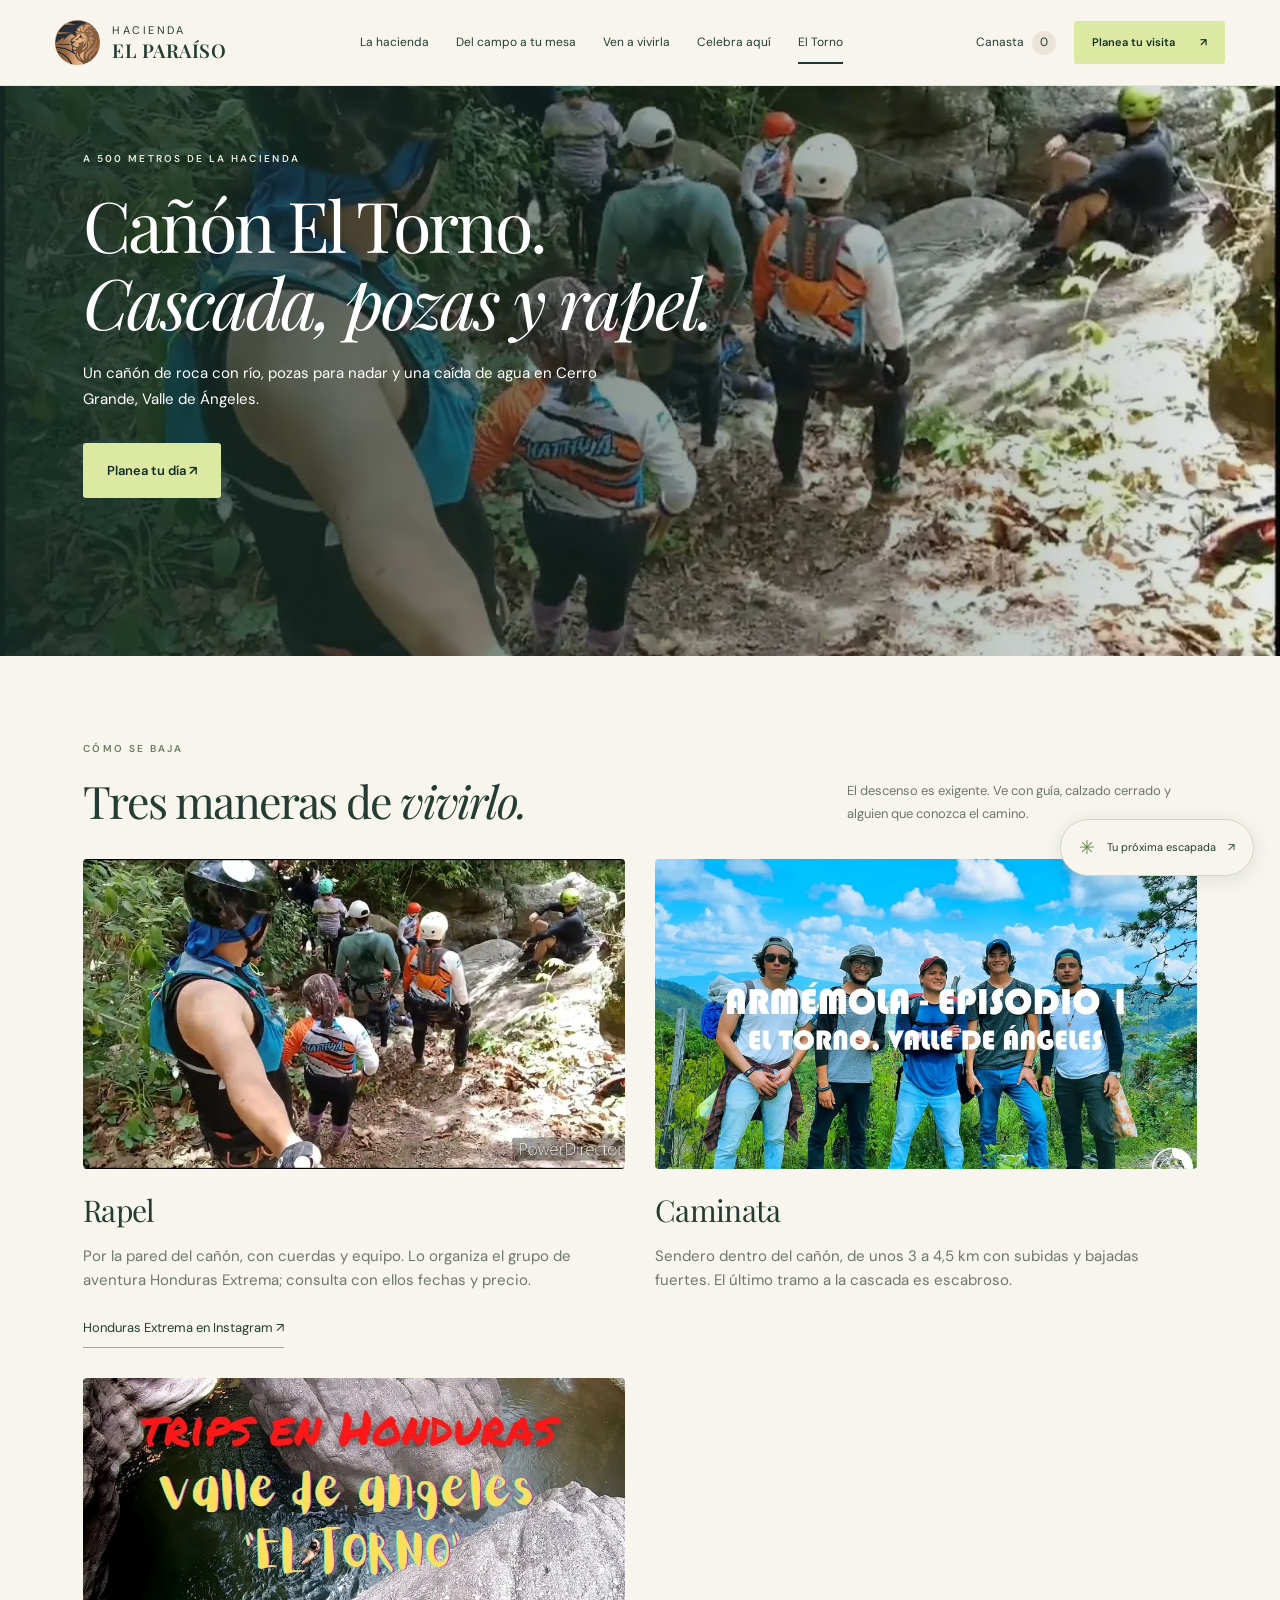
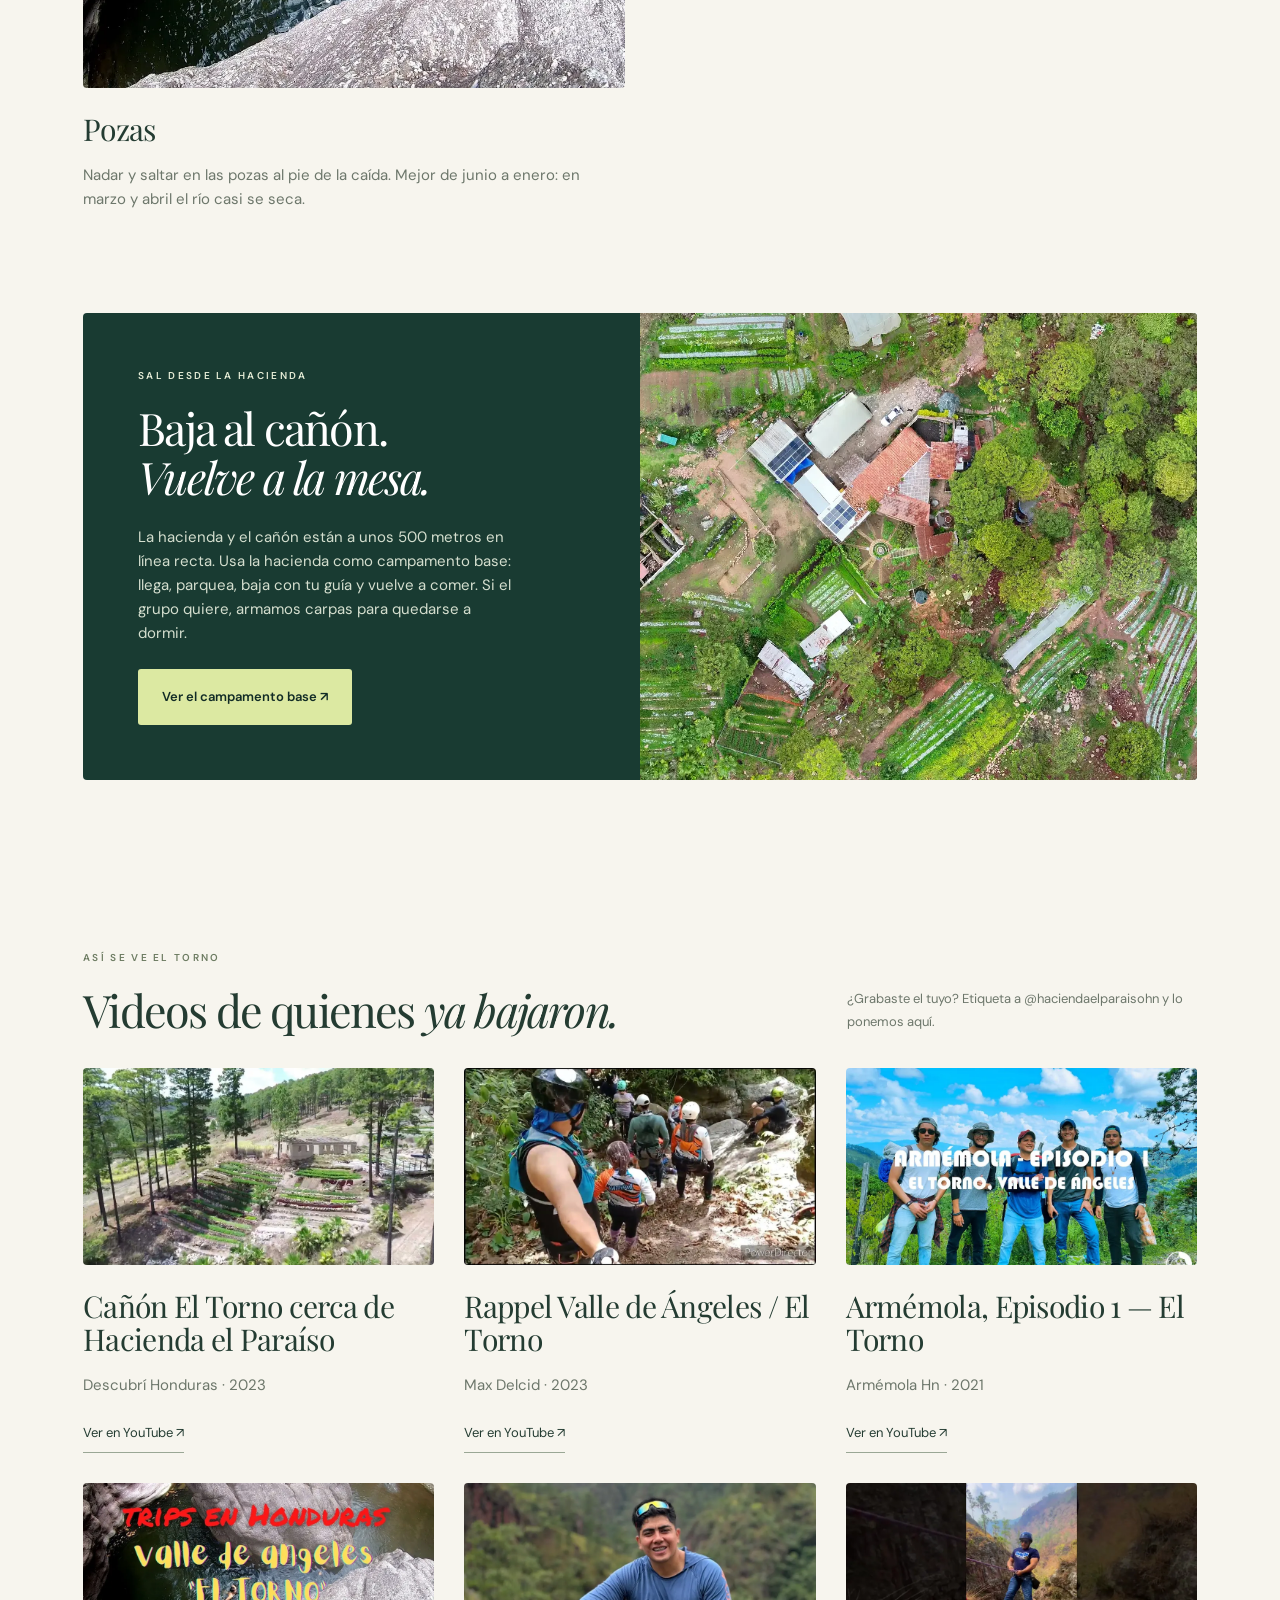
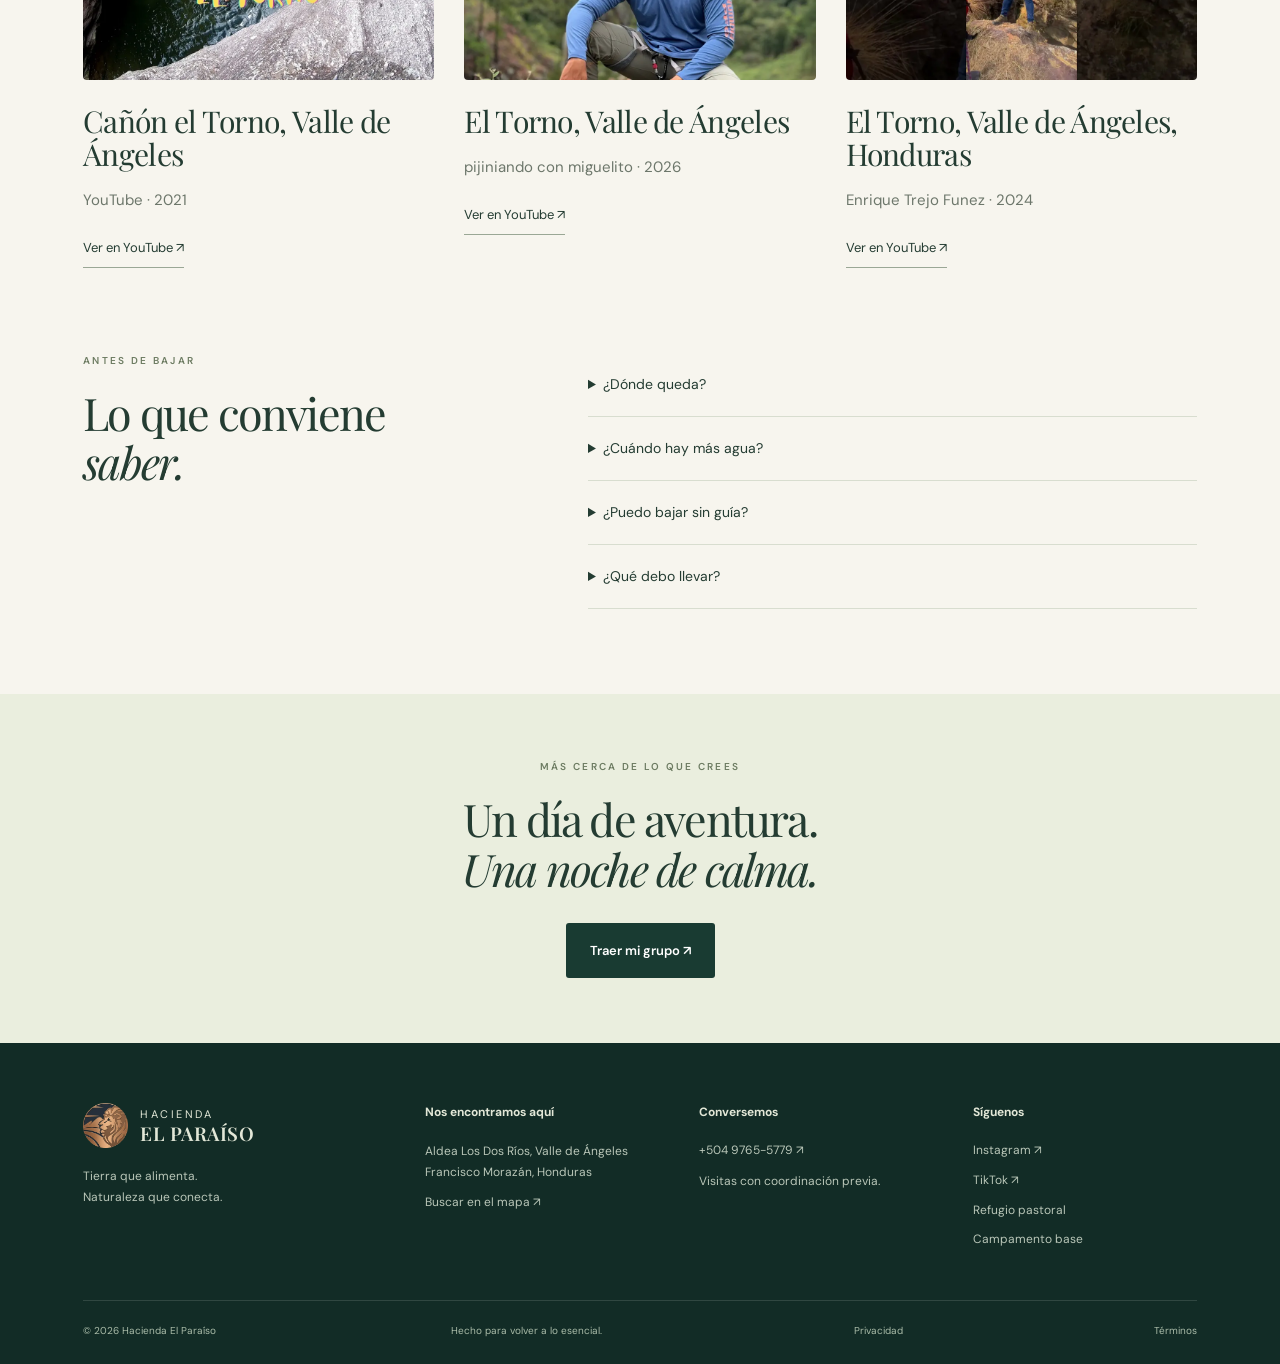
<file: el-torno.html>
<!doctype html>
<html lang="es">
<head>
  <meta charset="utf-8"><meta name="viewport" content="width=device-width,initial-scale=1">
  <meta name="theme-color" content="#183a32">
  <title>Cañón El Torno, Valle de Ángeles: cascada, pozas y rapel · Hacienda El Paraíso</title>
  <meta name="description" content="Cómo es el Cañón El Torno en Cerro Grande, Valle de Ángeles: cascada, pozas, rapel y caminata. Videos, temporada y consejos. A 500 metros de Hacienda El Paraíso.">
  <link rel="canonical" href="https://haciendaelparaiso.org/el-torno.html">
  <meta property="og:type" content="website">
  <meta property="og:site_name" content="Hacienda El Paraíso">
  <meta property="og:title" content="Cañón El Torno, Valle de Ángeles: cascada, pozas y rapel · Hacienda El Paraíso">
  <meta property="og:description" content="Cómo es el Cañón El Torno en Cerro Grande, Valle de Ángeles: cascada, pozas, rapel y caminata. Videos, temporada y consejos. A 500 metros de Hacienda El Paraíso.">
  <meta property="og:url" content="https://haciendaelparaiso.org/el-torno.html">
  <meta property="og:image" content="https://haciendaelparaiso.org/img/torno-uiB7cNomqh4.webp">
  <meta property="og:locale" content="es_HN">
  <meta name="twitter:card" content="summary_large_image">
  <link rel="icon" type="image/png" sizes="32x32" href="img/favicon-32.png">
  <link rel="apple-touch-icon" href="img/apple-touch-icon.png">
  <link rel="preconnect" href="https://fonts.googleapis.com"><link rel="preconnect" href="https://fonts.gstatic.com" crossorigin>
  <link rel="stylesheet" href="style.css"><script src="app.js" defer></script>
  <script type="application/ld+json">
{
 "@context": "https://schema.org",
 "@graph": [
  {
   "@type": [
    "LocalBusiness",
    "Farm"
   ],
   "@id": "https://haciendaelparaiso.org/#hacienda",
   "name": "Hacienda El Paraíso",
   "url": "https://haciendaelparaiso.org/",
   "logo": "https://haciendaelparaiso.org/img/logo.png",
   "image": "https://haciendaelparaiso.org/img/og-portada.jpg",
   "description": "Hacienda entre pinos en Valle de Ángeles: hierbas y lechugas frescas para restaurantes, bodas y celebraciones, refugio pastoral y acceso al Cañón El Torno.",
   "telephone": "+504 9765-5779",
   "address": {
    "@type": "PostalAddress",
    "streetAddress": "Aldea Los Dos Ríos",
    "addressLocality": "Valle de Ángeles",
    "postalCode": "11101",
    "addressRegion": "Francisco Morazán",
    "addressCountry": "HN"
   },
   "geo": {
    "@type": "GeoCoordinates",
    "latitude": 14.10456,
    "longitude": -87.01338
   },
   "hasMap": "https://maps.google.com/?cid=10759268400108031236",
   "sameAs": [
    "https://www.instagram.com/haciendaelparaisohn/",
    "https://www.tiktok.com/@haciendaelparaisohn"
   ]
  },
  {
   "@type": "TouristAttraction",
   "name": "Cañón El Torno",
   "description": "Cañón de roca con río, pozas y una cascada en Cerro Grande, Valle de Ángeles. Se practica rapel, senderismo y salto a las pozas.",
   "geo": {
    "@type": "GeoCoordinates",
    "latitude": 14.10026,
    "longitude": -87.01223
   },
   "address": {
    "@type": "PostalAddress",
    "addressLocality": "Valle de Ángeles",
    "addressRegion": "Francisco Morazán",
    "addressCountry": "HN"
   },
   "isAccessibleForFree": false,
   "touristType": [
    "Aventura",
    "Senderismo",
    "Rapel"
   ]
  },
  {
   "@type": "VideoObject",
   "name": "Cañón El Torno cerca de Hacienda el Paraíso",
   "thumbnailUrl": "https://i.ytimg.com/vi/uiB7cNomqh4/hqdefault.jpg",
   "contentUrl": "https://www.youtube.com/watch?v=uiB7cNomqh4",
   "embedUrl": "https://www.youtube.com/embed/uiB7cNomqh4",
   "description": "Cañón El Torno cerca de Hacienda el Paraíso — Cañón El Torno, Valle de Ángeles, Honduras."
  },
  {
   "@type": "VideoObject",
   "name": "Rappel Valle de Ángeles / El Torno",
   "thumbnailUrl": "https://i.ytimg.com/vi/iFbSdfST0RE/hqdefault.jpg",
   "contentUrl": "https://www.youtube.com/watch?v=iFbSdfST0RE",
   "embedUrl": "https://www.youtube.com/embed/iFbSdfST0RE",
   "description": "Rappel Valle de Ángeles / El Torno — Cañón El Torno, Valle de Ángeles, Honduras."
  },
  {
   "@type": "VideoObject",
   "name": "Armémola, Episodio 1 — El Torno",
   "thumbnailUrl": "https://i.ytimg.com/vi/UzrdQ3DzOmo/hqdefault.jpg",
   "contentUrl": "https://www.youtube.com/watch?v=UzrdQ3DzOmo",
   "embedUrl": "https://www.youtube.com/embed/UzrdQ3DzOmo",
   "description": "Armémola, Episodio 1 — El Torno — Cañón El Torno, Valle de Ángeles, Honduras."
  },
  {
   "@type": "VideoObject",
   "name": "Cañón el Torno, Valle de Ángeles",
   "thumbnailUrl": "https://i.ytimg.com/vi/GqZsHZv4bts/hqdefault.jpg",
   "contentUrl": "https://www.youtube.com/watch?v=GqZsHZv4bts",
   "embedUrl": "https://www.youtube.com/embed/GqZsHZv4bts",
   "description": "Cañón el Torno, Valle de Ángeles — Cañón El Torno, Valle de Ángeles, Honduras."
  },
  {
   "@type": "VideoObject",
   "name": "El Torno, Valle de Ángeles",
   "thumbnailUrl": "https://i.ytimg.com/vi/CscmzgZMVTU/hqdefault.jpg",
   "contentUrl": "https://www.youtube.com/watch?v=CscmzgZMVTU",
   "embedUrl": "https://www.youtube.com/embed/CscmzgZMVTU",
   "description": "El Torno, Valle de Ángeles — Cañón El Torno, Valle de Ángeles, Honduras."
  },
  {
   "@type": "VideoObject",
   "name": "El Torno, Valle de Ángeles, Honduras",
   "thumbnailUrl": "https://i.ytimg.com/vi/Hux_tYVsc8I/hqdefault.jpg",
   "contentUrl": "https://www.youtube.com/watch?v=Hux_tYVsc8I",
   "embedUrl": "https://www.youtube.com/embed/Hux_tYVsc8I",
   "description": "El Torno, Valle de Ángeles, Honduras — Cañón El Torno, Valle de Ángeles, Honduras."
  }
 ]
}
  </script>
</head>
<body data-page="el-torno">
<a class="skip" href="#main">Ir al contenido</a>
<header class="header">
  <a class="brand" href="./" aria-label="Hacienda El Paraíso, inicio"><img src="img/emblema.webp" alt="" width="45" height="45"><span>HACIENDA <strong>EL PARAÍSO</strong></span></a>
  <nav aria-label="Navegación principal"><a href="./" data-nav="inicio">La hacienda</a><a href="cosecha.html" data-nav="cosecha">Del campo a tu mesa</a><a href="experiencias.html" data-nav="experiencias">Ven a vivirla</a><a href="eventos.html" data-nav="eventos">Celebra aquí</a><a href="el-torno.html" data-nav="el-torno">El Torno</a></nav>
  <div class="nav-actions"><button class="bag" data-action="cart" aria-label="Abrir canasta">Canasta <span id="cart-count">0</span></button><button class="btn small" data-plan="Visita a la hacienda">Planea tu visita <span>↗</span></button><button class="menu-toggle" aria-label="Abrir menú" aria-expanded="false">☰</button></div>
</header>
<main id="main" tabindex="-1">
<section data-page="el-torno">
  <div class="experience-hero"><img src="img/torno-iFbSdfST0RE.webp" alt="Grupo bajando por el Cañón El Torno"><div><p class="eyebrow light">A 500 METROS DE LA HACIENDA</p><h1>Cañón El Torno.<br><em>Cascada, pozas y rapel.</em></h1><p>Un cañón de roca con río, pozas para nadar y una caída de agua en Cerro Grande, Valle de Ángeles.</p><button class="btn" data-plan="Visita a la hacienda">Planea tu día ↗</button></div></div>
  <section class="section"><div class="section-top"><div><p class="eyebrow">CÓMO SE BAJA</p><h2>Tres maneras de <em>vivirlo.</em></h2></div><p>El descenso es exigente. Ve con guía, calzado cerrado y alguien que conozca el camino.</p></div>
  <div class="venue-grid">
   <article><img src="img/torno-iFbSdfST0RE.webp" alt="Rapel por la pared del cañón" loading="lazy"><h3>Rapel</h3><p>Por la pared del cañón, con cuerdas y equipo. Lo organiza el grupo de aventura Honduras Extrema; consulta con ellos fechas y precio.</p><a class="text-link" href="https://www.instagram.com/hondurasextrema/" target="_blank" rel="noopener">Honduras Extrema en Instagram ↗</a></article>
   <article><img src="img/torno-UzrdQ3DzOmo.webp" alt="Caminata dentro del cañón" loading="lazy"><h3>Caminata</h3><p>Sendero dentro del cañón, de unos 3 a 4,5 km con subidas y bajadas fuertes. El último tramo a la cascada es escabroso.</p></article>
   <article><img src="img/torno-GqZsHZv4bts.webp" alt="Pozas del río en el cañón" loading="lazy"><h3>Pozas</h3><p>Nadar y saltar en las pozas al pie de la caída. Mejor de junio a enero: en marzo y abril el río casi se seca.</p></article>
  </div></section>
  <section class="b2b section-pad"><div><p class="eyebrow light">SAL DESDE LA HACIENDA</p><h2>Baja al cañón.<br><em>Vuelve a la mesa.</em></h2><p>La hacienda y el cañón están a unos 500 metros en línea recta. Usa la hacienda como campamento base: llega, parquea, baja con tu guía y vuelve a comer. Si el grupo quiere, armamos carpas para quedarse a dormir.</p><a class="btn" href="campamento-base.html">Ver el campamento base ↗</a></div><img src="img/aerea-dron.webp" alt="Vista aérea de la hacienda tomada con dron" loading="lazy"></section>
  <section class="section"><div class="section-top"><div><p class="eyebrow">ASÍ SE VE EL TORNO</p><h2>Videos de quienes <em>ya bajaron.</em></h2></div><p>¿Grabaste el tuyo? Etiqueta a @haciendaelparaisohn y lo ponemos aquí.</p></div><div class="venue-grid video-grid"><article><a href="https://www.youtube.com/watch?v=uiB7cNomqh4" target="_blank" rel="noopener"><img src="img/torno-uiB7cNomqh4.webp" alt="Video: Cañón El Torno cerca de Hacienda el Paraíso" loading="lazy" width="480" height="270"></a><h3>Cañón El Torno cerca de Hacienda el Paraíso</h3><p>Descubrí Honduras · 2023</p><a class="text-link" href="https://www.youtube.com/watch?v=uiB7cNomqh4" target="_blank" rel="noopener">Ver en YouTube ↗</a></article><article><a href="https://www.youtube.com/watch?v=iFbSdfST0RE" target="_blank" rel="noopener"><img src="img/torno-iFbSdfST0RE.webp" alt="Video: Rappel Valle de Ángeles / El Torno" loading="lazy" width="480" height="270"></a><h3>Rappel Valle de Ángeles / El Torno</h3><p>Max Delcid · 2023</p><a class="text-link" href="https://www.youtube.com/watch?v=iFbSdfST0RE" target="_blank" rel="noopener">Ver en YouTube ↗</a></article><article><a href="https://www.youtube.com/watch?v=UzrdQ3DzOmo" target="_blank" rel="noopener"><img src="img/torno-UzrdQ3DzOmo.webp" alt="Video: Armémola, Episodio 1 — El Torno" loading="lazy" width="480" height="270"></a><h3>Armémola, Episodio 1 — El Torno</h3><p>Armémola Hn · 2021</p><a class="text-link" href="https://www.youtube.com/watch?v=UzrdQ3DzOmo" target="_blank" rel="noopener">Ver en YouTube ↗</a></article><article><a href="https://www.youtube.com/watch?v=GqZsHZv4bts" target="_blank" rel="noopener"><img src="img/torno-GqZsHZv4bts.webp" alt="Video: Cañón el Torno, Valle de Ángeles" loading="lazy" width="480" height="270"></a><h3>Cañón el Torno, Valle de Ángeles</h3><p>YouTube · 2021</p><a class="text-link" href="https://www.youtube.com/watch?v=GqZsHZv4bts" target="_blank" rel="noopener">Ver en YouTube ↗</a></article><article><a href="https://www.youtube.com/watch?v=CscmzgZMVTU" target="_blank" rel="noopener"><img src="img/torno-CscmzgZMVTU.webp" alt="Video: El Torno, Valle de Ángeles" loading="lazy" width="480" height="270"></a><h3>El Torno, Valle de Ángeles</h3><p>pijiniando con miguelito · 2026</p><a class="text-link" href="https://www.youtube.com/watch?v=CscmzgZMVTU" target="_blank" rel="noopener">Ver en YouTube ↗</a></article><article><a href="https://www.youtube.com/watch?v=Hux_tYVsc8I" target="_blank" rel="noopener"><img src="img/torno-Hux_tYVsc8I.webp" alt="Video: El Torno, Valle de Ángeles, Honduras" loading="lazy" width="480" height="270"></a><h3>El Torno, Valle de Ángeles, Honduras</h3><p>Enrique Trejo Funez · 2024</p><a class="text-link" href="https://www.youtube.com/watch?v=Hux_tYVsc8I" target="_blank" rel="noopener">Ver en YouTube ↗</a></article></div></section>
  <section class="section questions"><div><p class="eyebrow">ANTES DE BAJAR</p><h2>Lo que conviene<br><em>saber.</em></h2></div><div>
   <details><summary>¿Dónde queda?</summary><p>Por Cerro Grande y la aldea Los Dos Ríos, Valle de Ángeles, Francisco Morazán, a unos 500 metros en línea recta de Hacienda El Paraíso.</p></details>
   <details><summary>¿Cuándo hay más agua?</summary><p>De junio a enero. En el verano (marzo y abril) el río casi se seca.</p></details>
   <details><summary>¿Puedo bajar sin guía?</summary><p>No lo recomendamos. El tramo final a la cascada es escabroso; ve con guía y con alguien que conozca el camino.</p></details>
   <details><summary>¿Qué debo llevar?</summary><p>Calzado cerrado con buen agarre, ropa que se pueda mojar, agua, protector solar y una muda seca para el regreso.</p></details>
  </div></section>
  <section class="event-cta section"><p class="eyebrow">MÁS CERCA DE LO QUE CREES</p><h2>Un día de aventura.<br><em>Una noche de calma.</em></h2><a class="btn dark" href="campamento-base.html">Traer mi grupo ↗</a></section>
</section>
</main>
<footer><div class="footer-main"><div><a class="brand" href="./"><img src="img/emblema.webp" alt="" width="50" height="50"><span>HACIENDA <strong>EL PARAÍSO</strong></span></a><p>Tierra que alimenta.<br>Naturaleza que conecta.</p></div><div><h4>Nos encontramos aquí</h4><p>Aldea Los Dos Ríos, Valle de Ángeles<br>Francisco Morazán, Honduras</p><a href="https://maps.google.com/?cid=10759268400108031236" target="_blank" rel="noopener">Buscar en el mapa ↗</a></div><div><h4>Conversemos</h4><a href="https://wa.me/50497655779" target="_blank" rel="noopener">+504 9765-5779 ↗</a><p>Visitas con coordinación previa.</p></div><div><h4>Síguenos</h4><a href="https://www.instagram.com/haciendaelparaisohn/" target="_blank" rel="noopener">Instagram ↗</a><a href="https://www.tiktok.com/@haciendaelparaisohn" target="_blank" rel="noopener">TikTok ↗</a><a href="refugio-pastoral.html">Refugio pastoral</a><a href="campamento-base.html">Campamento base</a></div></div><div class="footer-bottom"><span>© <span id="year">2026</span> Hacienda El Paraíso</span><span>Hecho para volver a lo esencial.</span><a href="privacidad.html">Privacidad</a><a href="terminos.html">Términos</a></div></footer>
<button class="floating-plan" data-plan="Visita a la hacienda"><span>✳</span> Tu próxima escapada <span>↗</span></button>
<div class="toast" role="status" aria-live="polite" id="toast"></div>
<dialog id="cart-dialog" class="drawer" aria-label="Tu canasta"><div class="dialog-head"><div><p class="eyebrow">DEL CAMPO A TU MESA</p><h2>Tu <em>canasta.</em></h2></div><button class="close" data-close aria-label="Cerrar canasta">×</button></div><div id="cart-items"></div><form id="cart-form"><label>Tu nombre o negocio<input name="name" autocomplete="name" required placeholder="¿Para quién es la cosecha?" maxlength="100"></label><label>Entrega<select name="delivery"><option>Consultar entrega en Tegucigalpa</option><option>Consultar entrega en Valle de Ángeles</option><option>Consultar retiro en la hacienda</option></select></label><label>¿Algo más que debamos saber?<textarea name="notes" rows="2" placeholder="Frecuencia, cantidades especiales…" maxlength="1000"></textarea></label><p class="form-note">Cotizaremos los productos y la entrega contigo. No se realiza ningún cobro ni se confirma un pedido aquí.</p><button class="btn dark full" id="cart-submit" type="submit">Consultar mi canasta por WhatsApp ↗</button></form></dialog>
<dialog id="planner-dialog" class="planner" aria-label="Planea tu visita"><button class="close" data-close aria-label="Cerrar planificador">×</button><div class="planner-visual"><img src="img/hero.webp" alt="Paisaje de la hacienda"><div><p class="eyebrow light">TU MOMENTO EN EL PARAÍSO</p><h2>Empieza con<br><em>una idea.</em></h2><p>Nosotros te ayudamos a darle forma.</p></div></div><div class="planner-body"><p class="eyebrow">PLANEA TU VISITA</p><h2>¿Cómo quieres <em>vivirla?</em></h2><form id="planner-form"><label>Me interesa<select name="experience" id="plan-experience"><option>Visita a la hacienda</option><option>Recorrido por los cultivos</option><option>Descanso en la naturaleza</option><option>Refugio pastoral</option><option>Hospedaje</option><option>Campamento base para grupos</option><option>Boda o celebración</option></select></label><div class="form-row"><label>Fecha que tienes en mente<input type="date" name="date" required></label><label>Personas<input type="number" name="people" min="1" max="500" value="2" required></label></div><label>Tu nombre<input name="name" required autocomplete="name" placeholder="¿Cómo te llamas?" maxlength="100"></label><div class="plan-suggestion" id="plan-suggestion"></div><label>Cuéntanos tu idea<textarea name="notes" rows="2" placeholder="Niños, ocasión especial, necesidades de acceso…" maxlength="1000"></textarea></label><p class="form-note">Prepararemos una consulta. La fecha, los servicios y la tarifa se confirman directamente con el equipo.</p><button type="submit" class="btn dark full">Consultar mi plan por WhatsApp ↗</button></form></div></dialog>
<dialog id="gallery-dialog" class="lightbox" aria-label="Galería de la hacienda"><button class="close" data-close aria-label="Cerrar galería">×</button><img id="gallery-image" src="img/hero.webp" alt=""><div class="gallery-controls"><button data-gallery-step="-1" aria-label="Foto anterior">←</button><span id="gallery-caption"></span><button data-gallery-step="1" aria-label="Foto siguiente">→</button></div></dialog>
<dialog id="privacy-dialog" class="privacy" aria-label="Privacidad"><button class="close" data-close aria-label="Cerrar privacidad">×</button><p class="eyebrow">TU INFORMACIÓN</p><h2>Privacidad</h2><p>Este sitio guarda únicamente los productos de tu canasta en este navegador. Los datos de los formularios se usan para preparar un mensaje que tú decides enviar mediante WhatsApp.</p><p>No hay pagos ni reservas automáticas. Al abrir WhatsApp, se aplican las condiciones y la política de privacidad de ese servicio.</p><button class="btn dark" data-action="clear">Borrar mi canasta guardada</button></dialog>
</body></html>
</file>
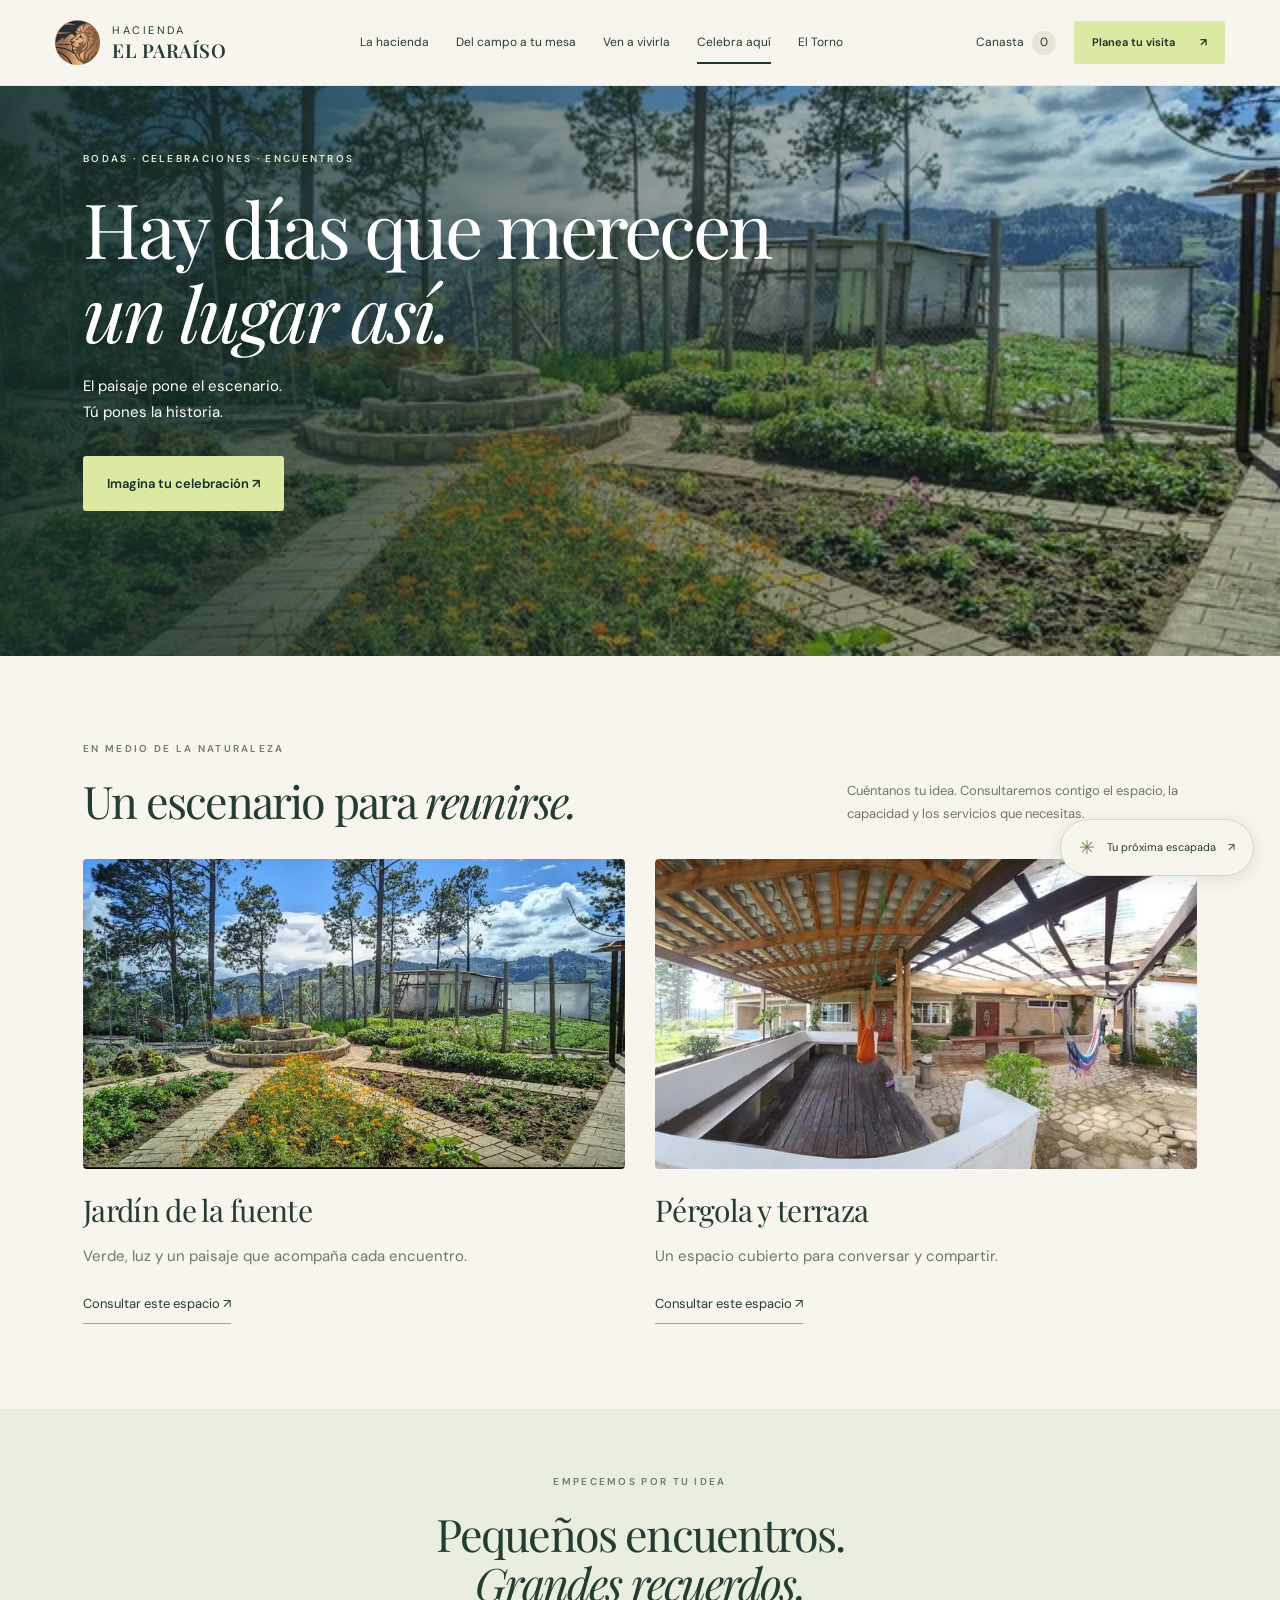
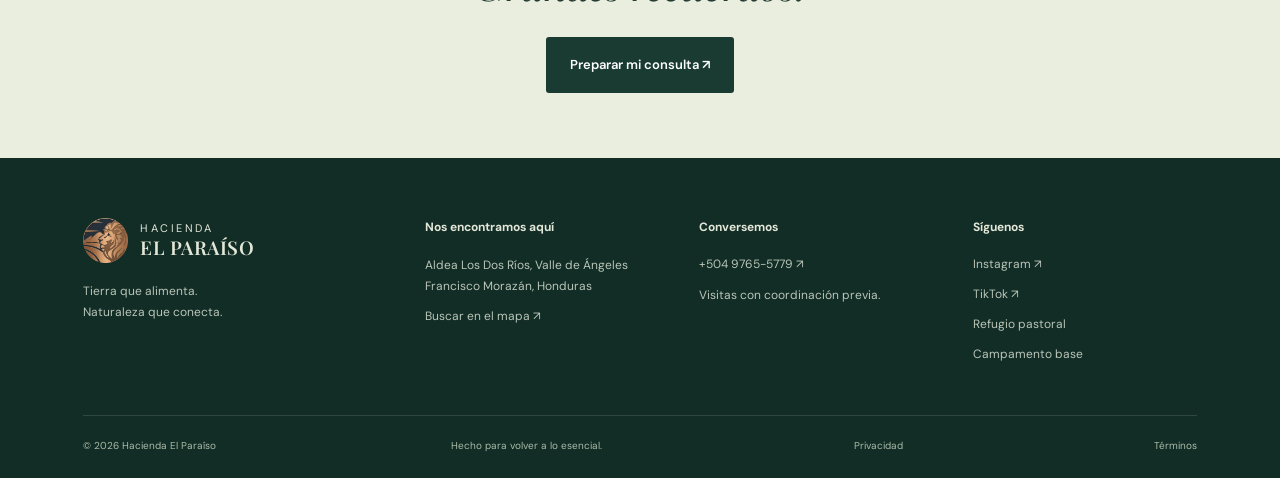
<file: eventos.html>
<!doctype html>
<html lang="es">
<head>
  <meta charset="utf-8"><meta name="viewport" content="width=device-width,initial-scale=1">
  <meta name="theme-color" content="#183a32">
  <title>Hacienda para bodas en Valle de Ángeles · Hacienda El Paraíso</title>
  <meta name="description" content="Bodas, bautizos y celebraciones al aire libre en Valle de Ángeles: jardín de la fuente, pérgola y terraza entre pinos. Consulta tu fecha por WhatsApp.">
  <link rel="canonical" href="https://haciendaelparaiso.org/eventos.html">
  <meta property="og:type" content="website">
  <meta property="og:site_name" content="Hacienda El Paraíso">
  <meta property="og:title" content="Hacienda para bodas en Valle de Ángeles · Hacienda El Paraíso">
  <meta property="og:description" content="Bodas, bautizos y celebraciones al aire libre en Valle de Ángeles: jardín de la fuente, pérgola y terraza entre pinos. Consulta tu fecha por WhatsApp.">
  <meta property="og:url" content="https://haciendaelparaiso.org/eventos.html">
  <meta property="og:image" content="https://haciendaelparaiso.org/img/jardin.webp">
  <meta property="og:locale" content="es_HN">
  <meta name="twitter:card" content="summary_large_image">
  <link rel="icon" type="image/png" sizes="32x32" href="img/favicon-32.png">
  <link rel="apple-touch-icon" href="img/apple-touch-icon.png">
  <link rel="preconnect" href="https://fonts.googleapis.com"><link rel="preconnect" href="https://fonts.gstatic.com" crossorigin>
  <link rel="stylesheet" href="style.css"><script src="app.js" defer></script>
  <script type="application/ld+json">
{
 "@context": "https://schema.org",
 "@graph": [
  {
   "@type": [
    "LocalBusiness",
    "Farm"
   ],
   "@id": "https://haciendaelparaiso.org/#hacienda",
   "name": "Hacienda El Paraíso",
   "url": "https://haciendaelparaiso.org/",
   "logo": "https://haciendaelparaiso.org/img/logo.png",
   "image": "https://haciendaelparaiso.org/img/og-portada.jpg",
   "description": "Hacienda entre pinos en Valle de Ángeles: hierbas y lechugas frescas para restaurantes, bodas y celebraciones, refugio pastoral y acceso al Cañón El Torno.",
   "telephone": "+504 9765-5779",
   "address": {
    "@type": "PostalAddress",
    "streetAddress": "Aldea Los Dos Ríos",
    "addressLocality": "Valle de Ángeles",
    "postalCode": "11101",
    "addressRegion": "Francisco Morazán",
    "addressCountry": "HN"
   },
   "geo": {
    "@type": "GeoCoordinates",
    "latitude": 14.10456,
    "longitude": -87.01338
   },
   "hasMap": "https://maps.google.com/?cid=10759268400108031236",
   "sameAs": [
    "https://www.instagram.com/haciendaelparaisohn/",
    "https://www.tiktok.com/@haciendaelparaisohn"
   ]
  },
  {
   "@type": "EventVenue",
   "name": "Hacienda El Paraíso",
   "url": "https://haciendaelparaiso.org/eventos.html",
   "geo": {
    "@type": "GeoCoordinates",
    "latitude": 14.10456,
    "longitude": -87.01338
   },
   "address": {
    "@type": "PostalAddress",
    "streetAddress": "Aldea Los Dos Ríos",
    "addressLocality": "Valle de Ángeles",
    "postalCode": "11101",
    "addressRegion": "Francisco Morazán",
    "addressCountry": "HN"
   }
  }
 ]
}
  </script>
</head>
<body data-page="eventos">
<a class="skip" href="#main">Ir al contenido</a>
<header class="header">
  <a class="brand" href="./" aria-label="Hacienda El Paraíso, inicio"><img src="img/emblema.webp" alt="" width="45" height="45"><span>HACIENDA <strong>EL PARAÍSO</strong></span></a>
  <nav aria-label="Navegación principal"><a href="./" data-nav="inicio">La hacienda</a><a href="cosecha.html" data-nav="cosecha">Del campo a tu mesa</a><a href="experiencias.html" data-nav="experiencias">Ven a vivirla</a><a href="eventos.html" data-nav="eventos">Celebra aquí</a><a href="el-torno.html" data-nav="el-torno">El Torno</a></nav>
  <div class="nav-actions"><button class="bag" data-action="cart" aria-label="Abrir canasta">Canasta <span id="cart-count">0</span></button><button class="btn small" data-plan="Visita a la hacienda">Planea tu visita <span>↗</span></button><button class="menu-toggle" aria-label="Abrir menú" aria-expanded="false">☰</button></div>
</header>
<main id="main" tabindex="-1">
<section data-page="eventos">
  <div class="experience-hero event-hero"><img src="img/jardin.webp" alt="Jardín de la hacienda para encuentros especiales"><div><p class="eyebrow light">BODAS · CELEBRACIONES · ENCUENTROS</p><h1>Hay días que merecen<br><em>un lugar así.</em></h1><p>El paisaje pone el escenario.<br>Tú pones la historia.</p><button class="btn" data-plan="Boda o celebración">Imagina tu celebración ↗</button></div></div>
  <section class="section"><div class="section-top"><div><p class="eyebrow">EN MEDIO DE LA NATURALEZA</p><h2>Un escenario para <em>reunirse.</em></h2></div><p>Cuéntanos tu idea. Consultaremos contigo el espacio, la capacidad y los servicios que necesitas.</p></div><div class="venue-grid"><article><img src="img/historia.webp" alt="Jardín de la fuente" loading="lazy"><h3>Jardín de la fuente</h3><p>Verde, luz y un paisaje que acompaña cada encuentro.</p><button class="text-link" data-plan="Boda o celebración">Consultar este espacio ↗</button></article><article><img src="img/turismo.webp" alt="Pérgola y terraza" loading="lazy"><h3>Pérgola y terraza</h3><p>Un espacio cubierto para conversar y compartir.</p><button class="text-link" data-plan="Boda o celebración">Consultar este espacio ↗</button></article></div></section>
  <section class="event-cta section"><p class="eyebrow">EMPECEMOS POR TU IDEA</p><h2>Pequeños encuentros.<br><em>Grandes recuerdos.</em></h2><button class="btn dark" data-plan="Boda o celebración">Preparar mi consulta ↗</button></section>
</section>
</main>
<footer><div class="footer-main"><div><a class="brand" href="./"><img src="img/emblema.webp" alt="" width="50" height="50"><span>HACIENDA <strong>EL PARAÍSO</strong></span></a><p>Tierra que alimenta.<br>Naturaleza que conecta.</p></div><div><h4>Nos encontramos aquí</h4><p>Aldea Los Dos Ríos, Valle de Ángeles<br>Francisco Morazán, Honduras</p><a href="https://maps.google.com/?cid=10759268400108031236" target="_blank" rel="noopener">Buscar en el mapa ↗</a></div><div><h4>Conversemos</h4><a href="https://wa.me/50497655779" target="_blank" rel="noopener">+504 9765-5779 ↗</a><p>Visitas con coordinación previa.</p></div><div><h4>Síguenos</h4><a href="https://www.instagram.com/haciendaelparaisohn/" target="_blank" rel="noopener">Instagram ↗</a><a href="https://www.tiktok.com/@haciendaelparaisohn" target="_blank" rel="noopener">TikTok ↗</a><a href="refugio-pastoral.html">Refugio pastoral</a><a href="campamento-base.html">Campamento base</a></div></div><div class="footer-bottom"><span>© <span id="year">2026</span> Hacienda El Paraíso</span><span>Hecho para volver a lo esencial.</span><a href="privacidad.html">Privacidad</a><a href="terminos.html">Términos</a></div></footer>
<button class="floating-plan" data-plan="Visita a la hacienda"><span>✳</span> Tu próxima escapada <span>↗</span></button>
<div class="toast" role="status" aria-live="polite" id="toast"></div>
<dialog id="cart-dialog" class="drawer" aria-label="Tu canasta"><div class="dialog-head"><div><p class="eyebrow">DEL CAMPO A TU MESA</p><h2>Tu <em>canasta.</em></h2></div><button class="close" data-close aria-label="Cerrar canasta">×</button></div><div id="cart-items"></div><form id="cart-form"><label>Tu nombre o negocio<input name="name" autocomplete="name" required placeholder="¿Para quién es la cosecha?" maxlength="100"></label><label>Entrega<select name="delivery"><option>Consultar entrega en Tegucigalpa</option><option>Consultar entrega en Valle de Ángeles</option><option>Consultar retiro en la hacienda</option></select></label><label>¿Algo más que debamos saber?<textarea name="notes" rows="2" placeholder="Frecuencia, cantidades especiales…" maxlength="1000"></textarea></label><p class="form-note">Cotizaremos los productos y la entrega contigo. No se realiza ningún cobro ni se confirma un pedido aquí.</p><button class="btn dark full" id="cart-submit" type="submit">Consultar mi canasta por WhatsApp ↗</button></form></dialog>
<dialog id="planner-dialog" class="planner" aria-label="Planea tu visita"><button class="close" data-close aria-label="Cerrar planificador">×</button><div class="planner-visual"><img src="img/hero.webp" alt="Paisaje de la hacienda"><div><p class="eyebrow light">TU MOMENTO EN EL PARAÍSO</p><h2>Empieza con<br><em>una idea.</em></h2><p>Nosotros te ayudamos a darle forma.</p></div></div><div class="planner-body"><p class="eyebrow">PLANEA TU VISITA</p><h2>¿Cómo quieres <em>vivirla?</em></h2><form id="planner-form"><label>Me interesa<select name="experience" id="plan-experience"><option>Visita a la hacienda</option><option>Recorrido por los cultivos</option><option>Descanso en la naturaleza</option><option>Refugio pastoral</option><option>Hospedaje</option><option>Campamento base para grupos</option><option>Boda o celebración</option></select></label><div class="form-row"><label>Fecha que tienes en mente<input type="date" name="date" required></label><label>Personas<input type="number" name="people" min="1" max="500" value="2" required></label></div><label>Tu nombre<input name="name" required autocomplete="name" placeholder="¿Cómo te llamas?" maxlength="100"></label><div class="plan-suggestion" id="plan-suggestion"></div><label>Cuéntanos tu idea<textarea name="notes" rows="2" placeholder="Niños, ocasión especial, necesidades de acceso…" maxlength="1000"></textarea></label><p class="form-note">Prepararemos una consulta. La fecha, los servicios y la tarifa se confirman directamente con el equipo.</p><button type="submit" class="btn dark full">Consultar mi plan por WhatsApp ↗</button></form></div></dialog>
<dialog id="gallery-dialog" class="lightbox" aria-label="Galería de la hacienda"><button class="close" data-close aria-label="Cerrar galería">×</button><img id="gallery-image" src="img/hero.webp" alt=""><div class="gallery-controls"><button data-gallery-step="-1" aria-label="Foto anterior">←</button><span id="gallery-caption"></span><button data-gallery-step="1" aria-label="Foto siguiente">→</button></div></dialog>
<dialog id="privacy-dialog" class="privacy" aria-label="Privacidad"><button class="close" data-close aria-label="Cerrar privacidad">×</button><p class="eyebrow">TU INFORMACIÓN</p><h2>Privacidad</h2><p>Este sitio guarda únicamente los productos de tu canasta en este navegador. Los datos de los formularios se usan para preparar un mensaje que tú decides enviar mediante WhatsApp.</p><p>No hay pagos ni reservas automáticas. Al abrir WhatsApp, se aplican las condiciones y la política de privacidad de ese servicio.</p><button class="btn dark" data-action="clear">Borrar mi canasta guardada</button></dialog>
</body></html>
</file>
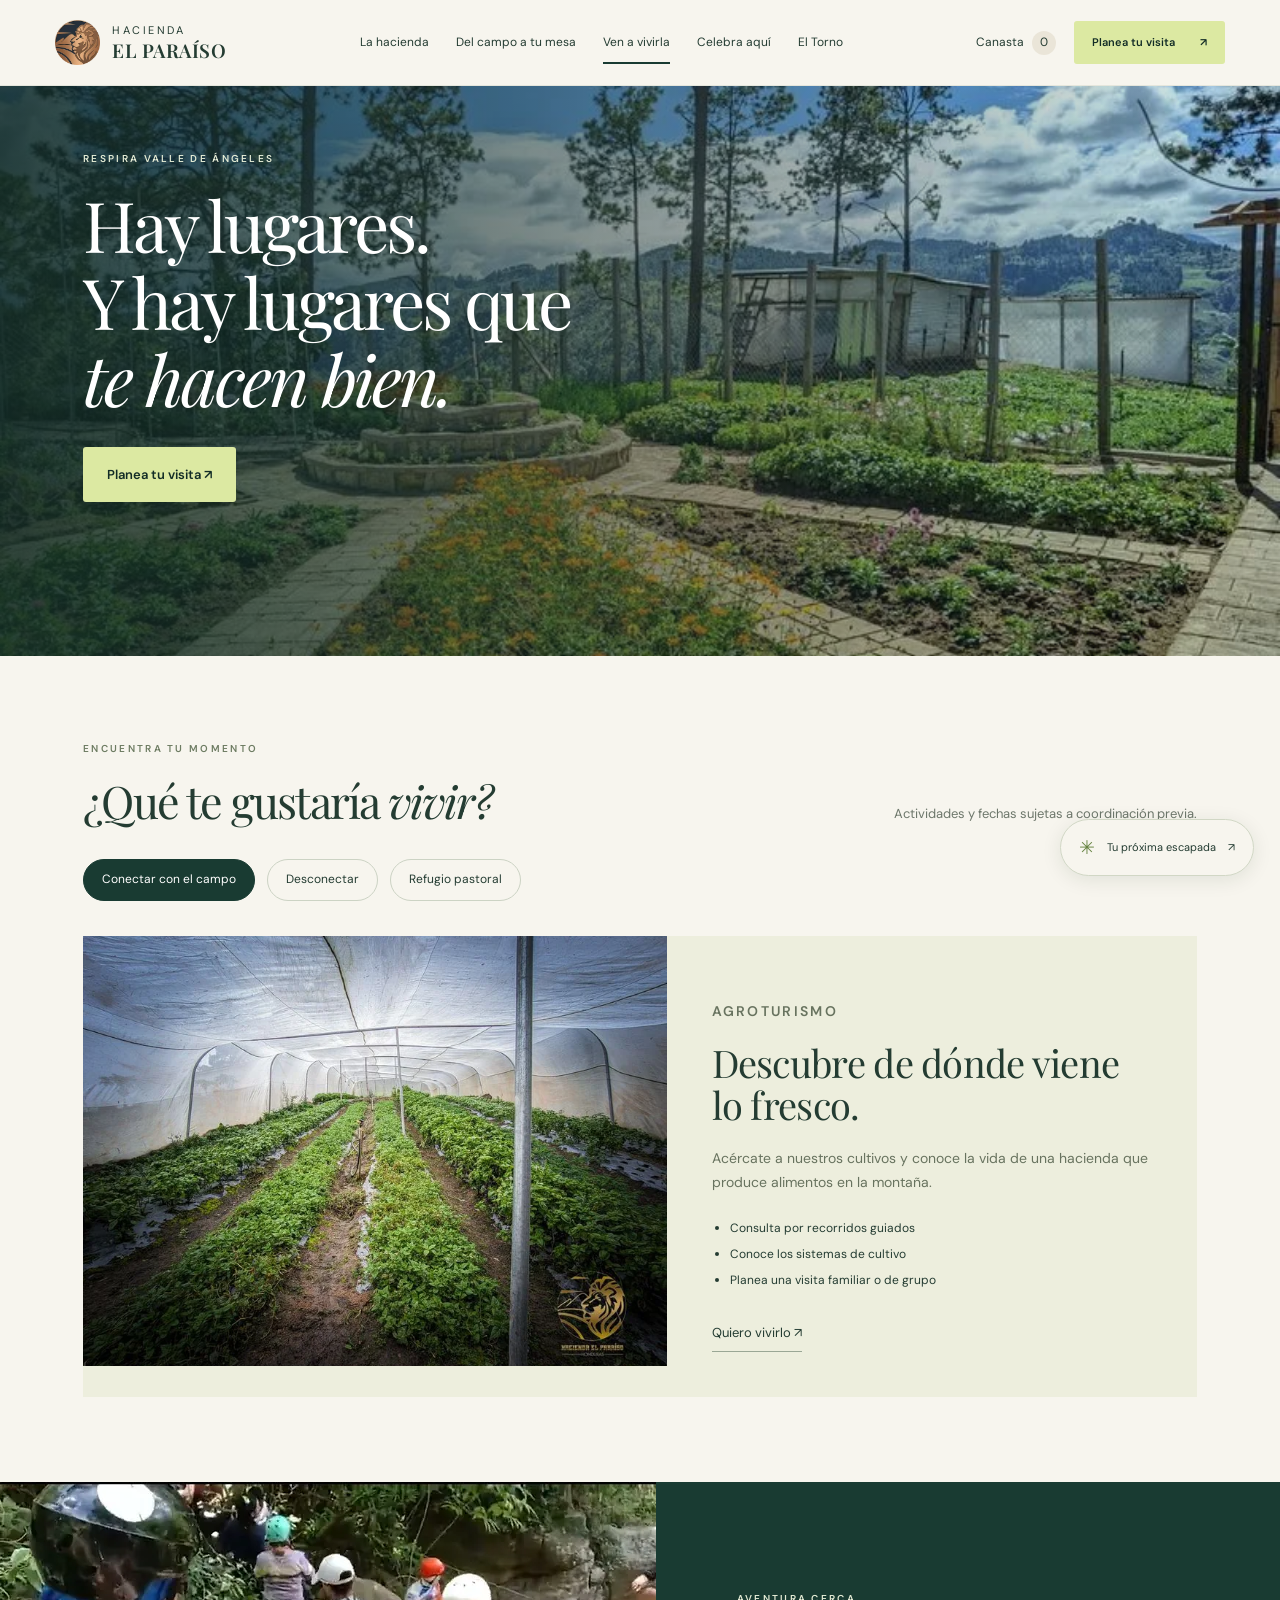
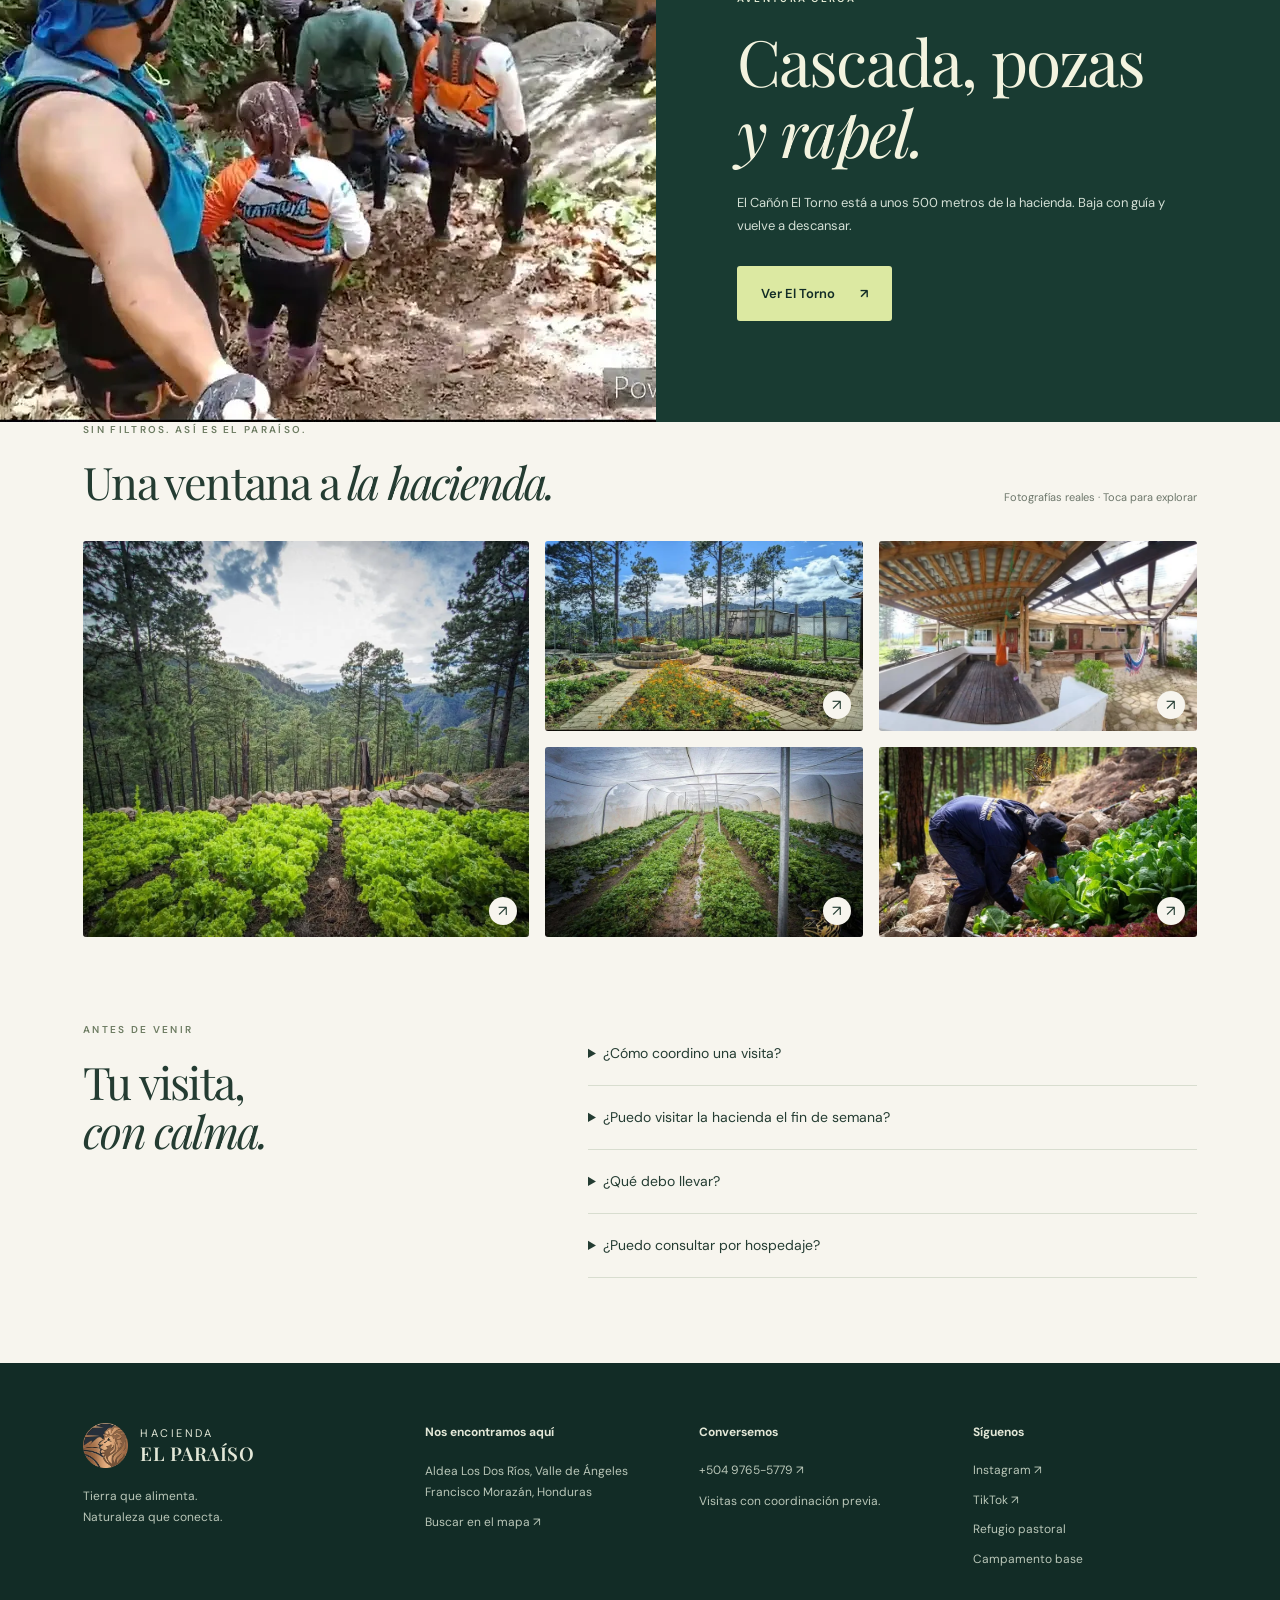
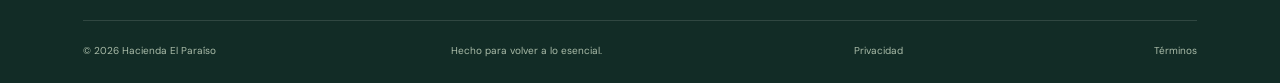
<file: experiencias.html>
<!doctype html>
<html lang="es">
<head>
  <meta charset="utf-8"><meta name="viewport" content="width=device-width,initial-scale=1">
  <meta name="theme-color" content="#183a32">
  <title>Turismo rural en Valle de Ángeles · Hacienda El Paraíso</title>
  <meta name="description" content="Recorridos por los cultivos, descanso entre pinos, refugio pastoral y hospedaje en Valle de Ángeles, a unos 40 minutos de Tegucigalpa. Planea tu visita por WhatsApp.">
  <link rel="canonical" href="https://haciendaelparaiso.org/experiencias.html">
  <meta property="og:type" content="website">
  <meta property="og:site_name" content="Hacienda El Paraíso">
  <meta property="og:title" content="Turismo rural en Valle de Ángeles · Hacienda El Paraíso">
  <meta property="og:description" content="Recorridos por los cultivos, descanso entre pinos, refugio pastoral y hospedaje en Valle de Ángeles, a unos 40 minutos de Tegucigalpa. Planea tu visita por WhatsApp.">
  <meta property="og:url" content="https://haciendaelparaiso.org/experiencias.html">
  <meta property="og:image" content="https://haciendaelparaiso.org/img/historia.webp">
  <meta property="og:locale" content="es_HN">
  <meta name="twitter:card" content="summary_large_image">
  <link rel="icon" type="image/png" sizes="32x32" href="img/favicon-32.png">
  <link rel="apple-touch-icon" href="img/apple-touch-icon.png">
  <link rel="preconnect" href="https://fonts.googleapis.com"><link rel="preconnect" href="https://fonts.gstatic.com" crossorigin>
  <link rel="stylesheet" href="style.css"><script src="app.js" defer></script>
  <script type="application/ld+json">
{
 "@context": "https://schema.org",
 "@graph": [
  {
   "@type": [
    "LocalBusiness",
    "Farm"
   ],
   "@id": "https://haciendaelparaiso.org/#hacienda",
   "name": "Hacienda El Paraíso",
   "url": "https://haciendaelparaiso.org/",
   "logo": "https://haciendaelparaiso.org/img/logo.png",
   "image": "https://haciendaelparaiso.org/img/og-portada.jpg",
   "description": "Hacienda entre pinos en Valle de Ángeles: hierbas y lechugas frescas para restaurantes, bodas y celebraciones, refugio pastoral y acceso al Cañón El Torno.",
   "telephone": "+504 9765-5779",
   "address": {
    "@type": "PostalAddress",
    "streetAddress": "Aldea Los Dos Ríos",
    "addressLocality": "Valle de Ángeles",
    "postalCode": "11101",
    "addressRegion": "Francisco Morazán",
    "addressCountry": "HN"
   },
   "geo": {
    "@type": "GeoCoordinates",
    "latitude": 14.10456,
    "longitude": -87.01338
   },
   "hasMap": "https://maps.google.com/?cid=10759268400108031236",
   "sameAs": [
    "https://www.instagram.com/haciendaelparaisohn/",
    "https://www.tiktok.com/@haciendaelparaisohn"
   ]
  }
 ]
}
  </script>
</head>
<body data-page="experiencias">
<a class="skip" href="#main">Ir al contenido</a>
<header class="header">
  <a class="brand" href="./" aria-label="Hacienda El Paraíso, inicio"><img src="img/emblema.webp" alt="" width="45" height="45"><span>HACIENDA <strong>EL PARAÍSO</strong></span></a>
  <nav aria-label="Navegación principal"><a href="./" data-nav="inicio">La hacienda</a><a href="cosecha.html" data-nav="cosecha">Del campo a tu mesa</a><a href="experiencias.html" data-nav="experiencias">Ven a vivirla</a><a href="eventos.html" data-nav="eventos">Celebra aquí</a><a href="el-torno.html" data-nav="el-torno">El Torno</a></nav>
  <div class="nav-actions"><button class="bag" data-action="cart" aria-label="Abrir canasta">Canasta <span id="cart-count">0</span></button><button class="btn small" data-plan="Visita a la hacienda">Planea tu visita <span>↗</span></button><button class="menu-toggle" aria-label="Abrir menú" aria-expanded="false">☰</button></div>
</header>
<main id="main" tabindex="-1">
<section data-page="experiencias">
  <div class="experience-hero"><img src="img/historia.webp" alt="Jardín y pinos con vista al valle"><div><p class="eyebrow light">RESPIRA VALLE DE ÁNGELES</p><h1>Hay lugares.<br>Y hay lugares que<br><em>te hacen bien.</em></h1><button class="btn" data-plan="Visita a la hacienda">Planea tu visita ↗</button></div></div>
  <section class="section"><div class="section-top"><div><p class="eyebrow">ENCUENTRA TU MOMENTO</p><h2>¿Qué te gustaría <em>vivir?</em></h2></div><p>Actividades y fechas sujetas a coordinación previa.</p></div><div class="experience-tabs" role="group" aria-label="Tipo de experiencia"><button class="active" data-experience="campo" aria-pressed="true">Conectar con el campo</button><button data-experience="descanso" aria-pressed="false">Desconectar</button><button data-experience="refugio" aria-pressed="false">Refugio pastoral</button></div><div id="experience-detail" class="experience-detail"></div></section>
  
  <section class="experience-banner"><img src="img/torno-iFbSdfST0RE.webp" alt="Rapel en el Cañón El Torno" loading="lazy"><div><p class="eyebrow light">AVENTURA CERCA</p><h2>Cascada, pozas<br><em>y rapel.</em></h2><p>El Cañón El Torno está a unos 500 metros de la hacienda. Baja con guía y vuelve a descansar.</p><a class="btn" href="el-torno.html">Ver El Torno <span>↗</span></a></div></section>
  <section class="gallery-section section"><div class="section-top"><div><p class="eyebrow">SIN FILTROS. ASÍ ES EL PARAÍSO.</p><h2>Una ventana a <em>la hacienda.</em></h2></div><span>Fotografías reales · Toca para explorar</span></div><div class="gallery-grid" id="gallery-grid"></div></section>
  <section class="section questions"><div><p class="eyebrow">ANTES DE VENIR</p><h2>Tu visita,<br><em>con calma.</em></h2></div><div><details><summary>¿Cómo coordino una visita?</summary><p>Elige la experiencia y la fecha que tienes en mente. El planificador prepara tu consulta por WhatsApp; el equipo confirmará disponibilidad y condiciones.</p></details><details><summary>¿Puedo visitar la hacienda el fin de semana?</summary><p>Las visitas de fin de semana se coordinan con cita previa. Consulta antes de salir para confirmar el acceso y la atención.</p></details><details><summary>¿Qué debo llevar?</summary><p>Te sugerimos calzado cómodo para terreno de campo, protección para el sol y una chaqueta. Consulta con el equipo las recomendaciones para tu actividad.</p></details><details><summary>¿Puedo consultar por hospedaje?</summary><p>Sí. Selecciona “Hospedaje” en el planificador para consultar las opciones disponibles, sus tarifas y las fechas de tu estancia.</p></details></div></section>
</section>
</main>
<footer><div class="footer-main"><div><a class="brand" href="./"><img src="img/emblema.webp" alt="" width="50" height="50"><span>HACIENDA <strong>EL PARAÍSO</strong></span></a><p>Tierra que alimenta.<br>Naturaleza que conecta.</p></div><div><h4>Nos encontramos aquí</h4><p>Aldea Los Dos Ríos, Valle de Ángeles<br>Francisco Morazán, Honduras</p><a href="https://maps.google.com/?cid=10759268400108031236" target="_blank" rel="noopener">Buscar en el mapa ↗</a></div><div><h4>Conversemos</h4><a href="https://wa.me/50497655779" target="_blank" rel="noopener">+504 9765-5779 ↗</a><p>Visitas con coordinación previa.</p></div><div><h4>Síguenos</h4><a href="https://www.instagram.com/haciendaelparaisohn/" target="_blank" rel="noopener">Instagram ↗</a><a href="https://www.tiktok.com/@haciendaelparaisohn" target="_blank" rel="noopener">TikTok ↗</a><a href="refugio-pastoral.html">Refugio pastoral</a><a href="campamento-base.html">Campamento base</a></div></div><div class="footer-bottom"><span>© <span id="year">2026</span> Hacienda El Paraíso</span><span>Hecho para volver a lo esencial.</span><a href="privacidad.html">Privacidad</a><a href="terminos.html">Términos</a></div></footer>
<button class="floating-plan" data-plan="Visita a la hacienda"><span>✳</span> Tu próxima escapada <span>↗</span></button>
<div class="toast" role="status" aria-live="polite" id="toast"></div>
<dialog id="cart-dialog" class="drawer" aria-label="Tu canasta"><div class="dialog-head"><div><p class="eyebrow">DEL CAMPO A TU MESA</p><h2>Tu <em>canasta.</em></h2></div><button class="close" data-close aria-label="Cerrar canasta">×</button></div><div id="cart-items"></div><form id="cart-form"><label>Tu nombre o negocio<input name="name" autocomplete="name" required placeholder="¿Para quién es la cosecha?" maxlength="100"></label><label>Entrega<select name="delivery"><option>Consultar entrega en Tegucigalpa</option><option>Consultar entrega en Valle de Ángeles</option><option>Consultar retiro en la hacienda</option></select></label><label>¿Algo más que debamos saber?<textarea name="notes" rows="2" placeholder="Frecuencia, cantidades especiales…" maxlength="1000"></textarea></label><p class="form-note">Cotizaremos los productos y la entrega contigo. No se realiza ningún cobro ni se confirma un pedido aquí.</p><button class="btn dark full" id="cart-submit" type="submit">Consultar mi canasta por WhatsApp ↗</button></form></dialog>
<dialog id="planner-dialog" class="planner" aria-label="Planea tu visita"><button class="close" data-close aria-label="Cerrar planificador">×</button><div class="planner-visual"><img src="img/hero.webp" alt="Paisaje de la hacienda"><div><p class="eyebrow light">TU MOMENTO EN EL PARAÍSO</p><h2>Empieza con<br><em>una idea.</em></h2><p>Nosotros te ayudamos a darle forma.</p></div></div><div class="planner-body"><p class="eyebrow">PLANEA TU VISITA</p><h2>¿Cómo quieres <em>vivirla?</em></h2><form id="planner-form"><label>Me interesa<select name="experience" id="plan-experience"><option>Visita a la hacienda</option><option>Recorrido por los cultivos</option><option>Descanso en la naturaleza</option><option>Refugio pastoral</option><option>Hospedaje</option><option>Campamento base para grupos</option><option>Boda o celebración</option></select></label><div class="form-row"><label>Fecha que tienes en mente<input type="date" name="date" required></label><label>Personas<input type="number" name="people" min="1" max="500" value="2" required></label></div><label>Tu nombre<input name="name" required autocomplete="name" placeholder="¿Cómo te llamas?" maxlength="100"></label><div class="plan-suggestion" id="plan-suggestion"></div><label>Cuéntanos tu idea<textarea name="notes" rows="2" placeholder="Niños, ocasión especial, necesidades de acceso…" maxlength="1000"></textarea></label><p class="form-note">Prepararemos una consulta. La fecha, los servicios y la tarifa se confirman directamente con el equipo.</p><button type="submit" class="btn dark full">Consultar mi plan por WhatsApp ↗</button></form></div></dialog>
<dialog id="gallery-dialog" class="lightbox" aria-label="Galería de la hacienda"><button class="close" data-close aria-label="Cerrar galería">×</button><img id="gallery-image" src="img/hero.webp" alt=""><div class="gallery-controls"><button data-gallery-step="-1" aria-label="Foto anterior">←</button><span id="gallery-caption"></span><button data-gallery-step="1" aria-label="Foto siguiente">→</button></div></dialog>
<dialog id="privacy-dialog" class="privacy" aria-label="Privacidad"><button class="close" data-close aria-label="Cerrar privacidad">×</button><p class="eyebrow">TU INFORMACIÓN</p><h2>Privacidad</h2><p>Este sitio guarda únicamente los productos de tu canasta en este navegador. Los datos de los formularios se usan para preparar un mensaje que tú decides enviar mediante WhatsApp.</p><p>No hay pagos ni reservas automáticas. Al abrir WhatsApp, se aplican las condiciones y la política de privacidad de ese servicio.</p><button class="btn dark" data-action="clear">Borrar mi canasta guardada</button></dialog>
</body></html>
</file>
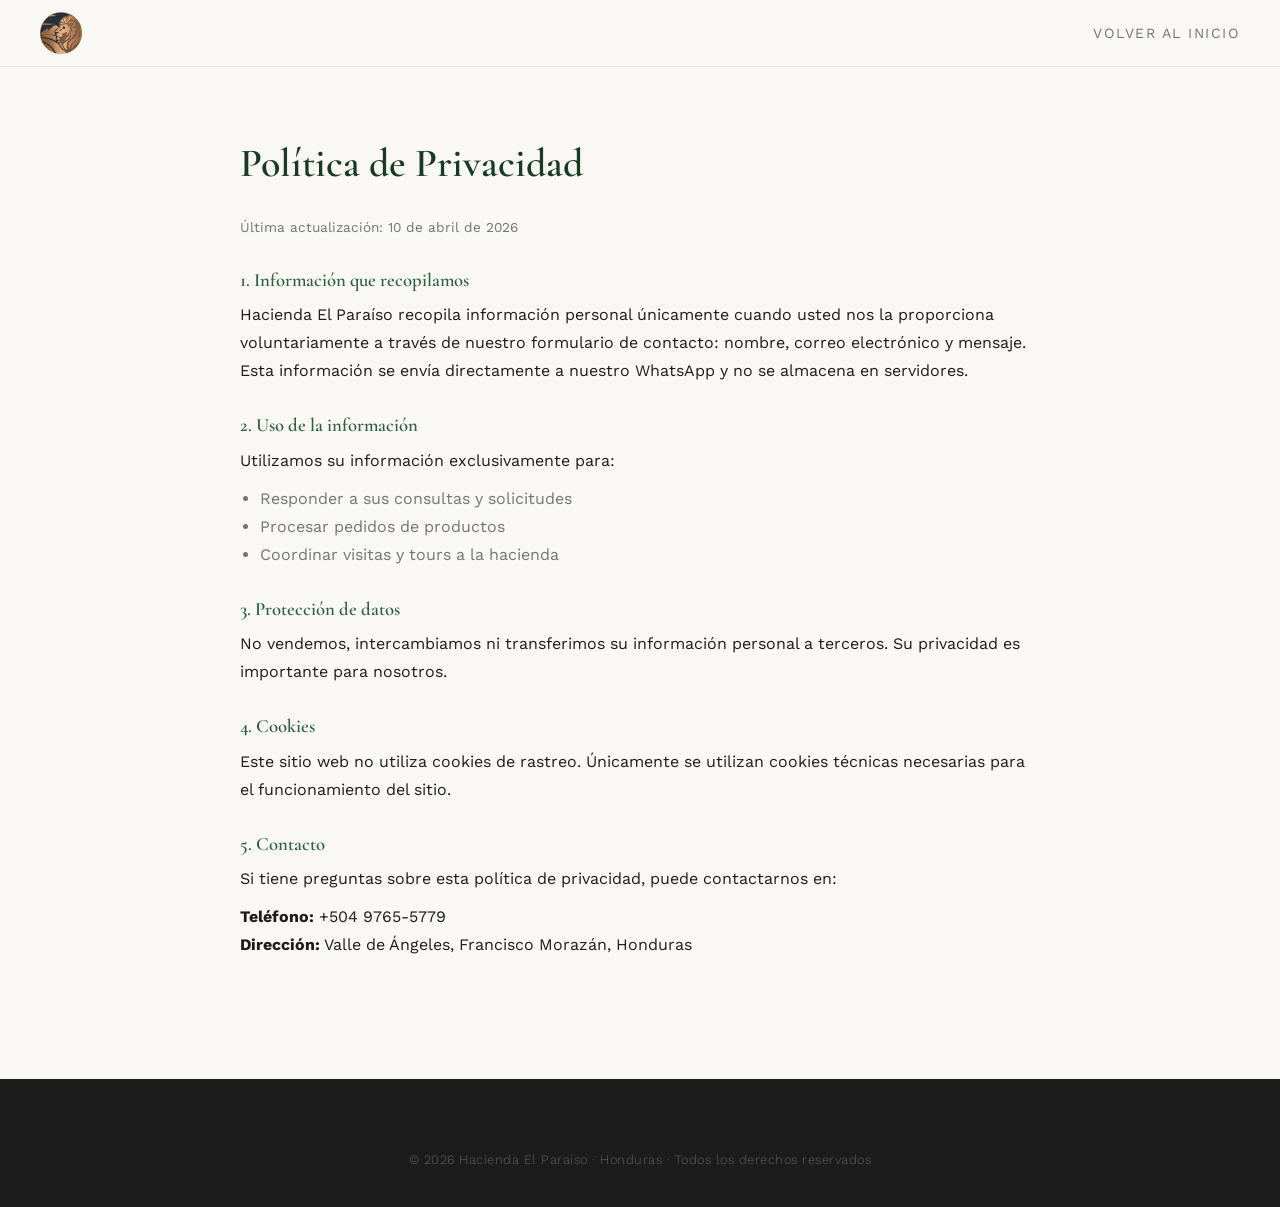
<file: privacidad.html>
<!DOCTYPE html>
<html lang="es">
<head>
    <meta charset="UTF-8">
    <meta name="viewport" content="width=device-width, initial-scale=1.0">
    <title>Política de Privacidad — Hacienda El Paraíso</title>
  <meta name="description" content="Política de privacidad de Hacienda El Paraíso: qué datos se usan al consultar por WhatsApp y cómo se guarda tu canasta.">
  <link rel="canonical" href="https://haciendaelparaiso.org/privacidad.html">
    <link rel="icon" type="image/png" sizes="32x32" href="img/favicon-32.png">
    <link rel="apple-touch-icon" href="img/apple-touch-icon.png">
    <link rel="preconnect" href="https://fonts.googleapis.com">
    <link rel="preconnect" href="https://fonts.gstatic.com" crossorigin>
    <link href="https://fonts.googleapis.com/css2?family=Cormorant+Garamond:wght@400;600;700&family=Work+Sans:wght@300;400;500;600&display=swap" rel="stylesheet">
    <link rel="stylesheet" href="estilos.css">
</head>
<body>
    <nav aria-label="Principal" class="navegacion scrolled" id="nav">
        <div class="nav-contenido">
            <a href="index.html" class="nav-logo" aria-label="Hacienda El Paraíso — inicio"><img src="img/emblema.webp" alt="" width="48" height="48"><span class="nav-marca">Hacienda El Paraíso</span></a>
            <ul class="nav-links" id="navLinks" style="display:flex">
                <li><a href="index.html">Volver al Inicio</a></li>
            </ul>
        </div>
    </nav>

    <main id="contenido">

    <section class="seccion" style="padding-top:140px;">
        <div class="contenedor" style="max-width:800px;">
            <h1 style="font-family:'Cormorant Garamond',serif;font-size:2.5rem;color:var(--verde-oscuro);margin-bottom:30px;">Política de Privacidad</h1>
            <p style="color:var(--gris);margin-bottom:10px;font-size:0.85rem;">Última actualización: 10 de abril de 2026</p>

            <h3 style="color:var(--verde);margin:30px 0 10px;">1. Información que recopilamos</h3>
            <p>Hacienda El Paraíso recopila información personal únicamente cuando usted nos la proporciona voluntariamente a través de nuestro formulario de contacto: nombre, correo electrónico y mensaje. Esta información se envía directamente a nuestro WhatsApp y no se almacena en servidores.</p>

            <h3 style="color:var(--verde);margin:30px 0 10px;">2. Uso de la información</h3>
            <p>Utilizamos su información exclusivamente para:</p>
            <ul style="margin:10px 0 10px 20px;color:var(--gris);">
                <li>Responder a sus consultas y solicitudes</li>
                <li>Procesar pedidos de productos</li>
                <li>Coordinar visitas y tours a la hacienda</li>
            </ul>

            <h3 style="color:var(--verde);margin:30px 0 10px;">3. Protección de datos</h3>
            <p>No vendemos, intercambiamos ni transferimos su información personal a terceros. Su privacidad es importante para nosotros.</p>

            <h3 style="color:var(--verde);margin:30px 0 10px;">4. Cookies</h3>
            <p>Este sitio web no utiliza cookies de rastreo. Únicamente se utilizan cookies técnicas necesarias para el funcionamiento del sitio.</p>

            <h3 style="color:var(--verde);margin:30px 0 10px;">5. Contacto</h3>
            <p>Si tiene preguntas sobre esta política de privacidad, puede contactarnos en:</p>
            <p style="margin-top:10px;"><strong>Teléfono:</strong> +504 9765-5779<br><strong>Dirección:</strong> Valle de Ángeles, Francisco Morazán, Honduras</p>
        </div>
    </section>

    </main>

    <footer class="footer">
        <div class="contenedor">
            <div class="footer-bottom" style="border:none;padding:0;">
                <p>&copy; 2026 Hacienda El Paraíso &middot; Honduras &middot; Todos los derechos reservados</p>
            </div>
        </div>
    </footer>
</body>
</html>
</file>
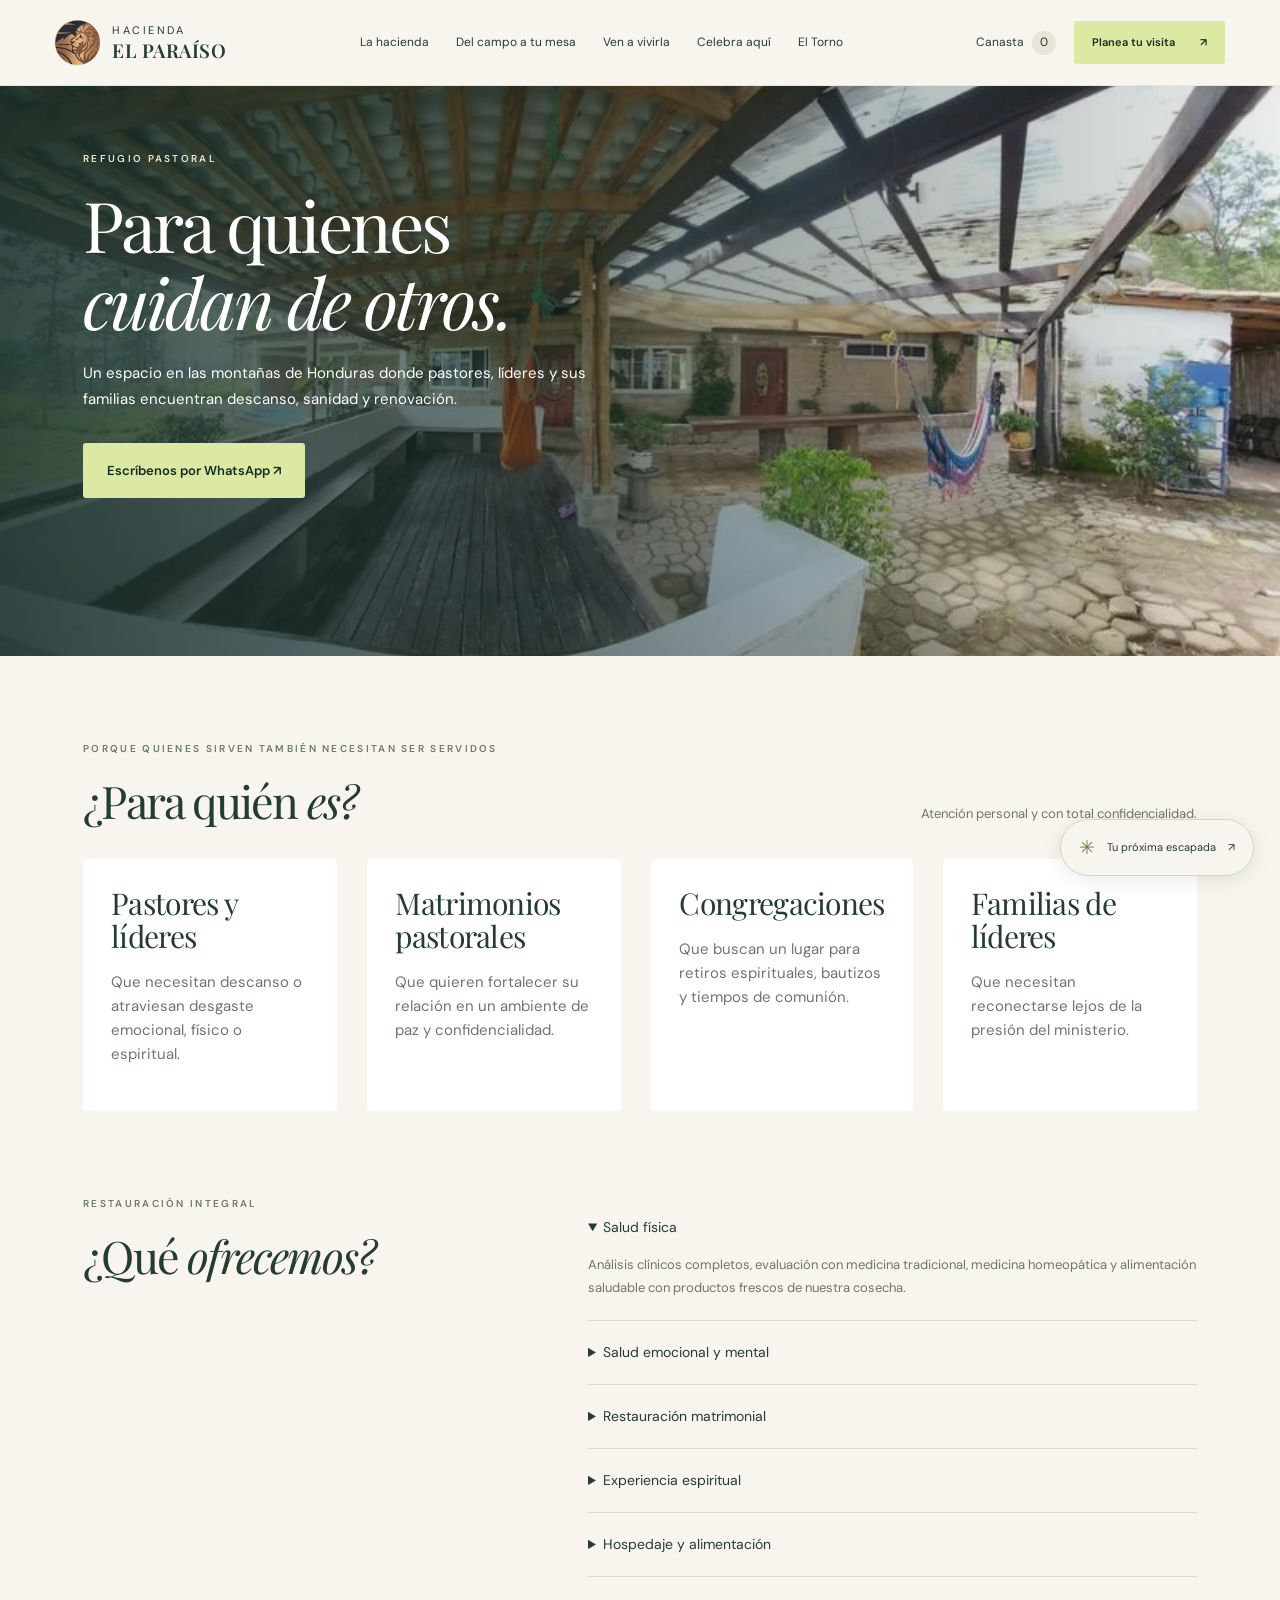
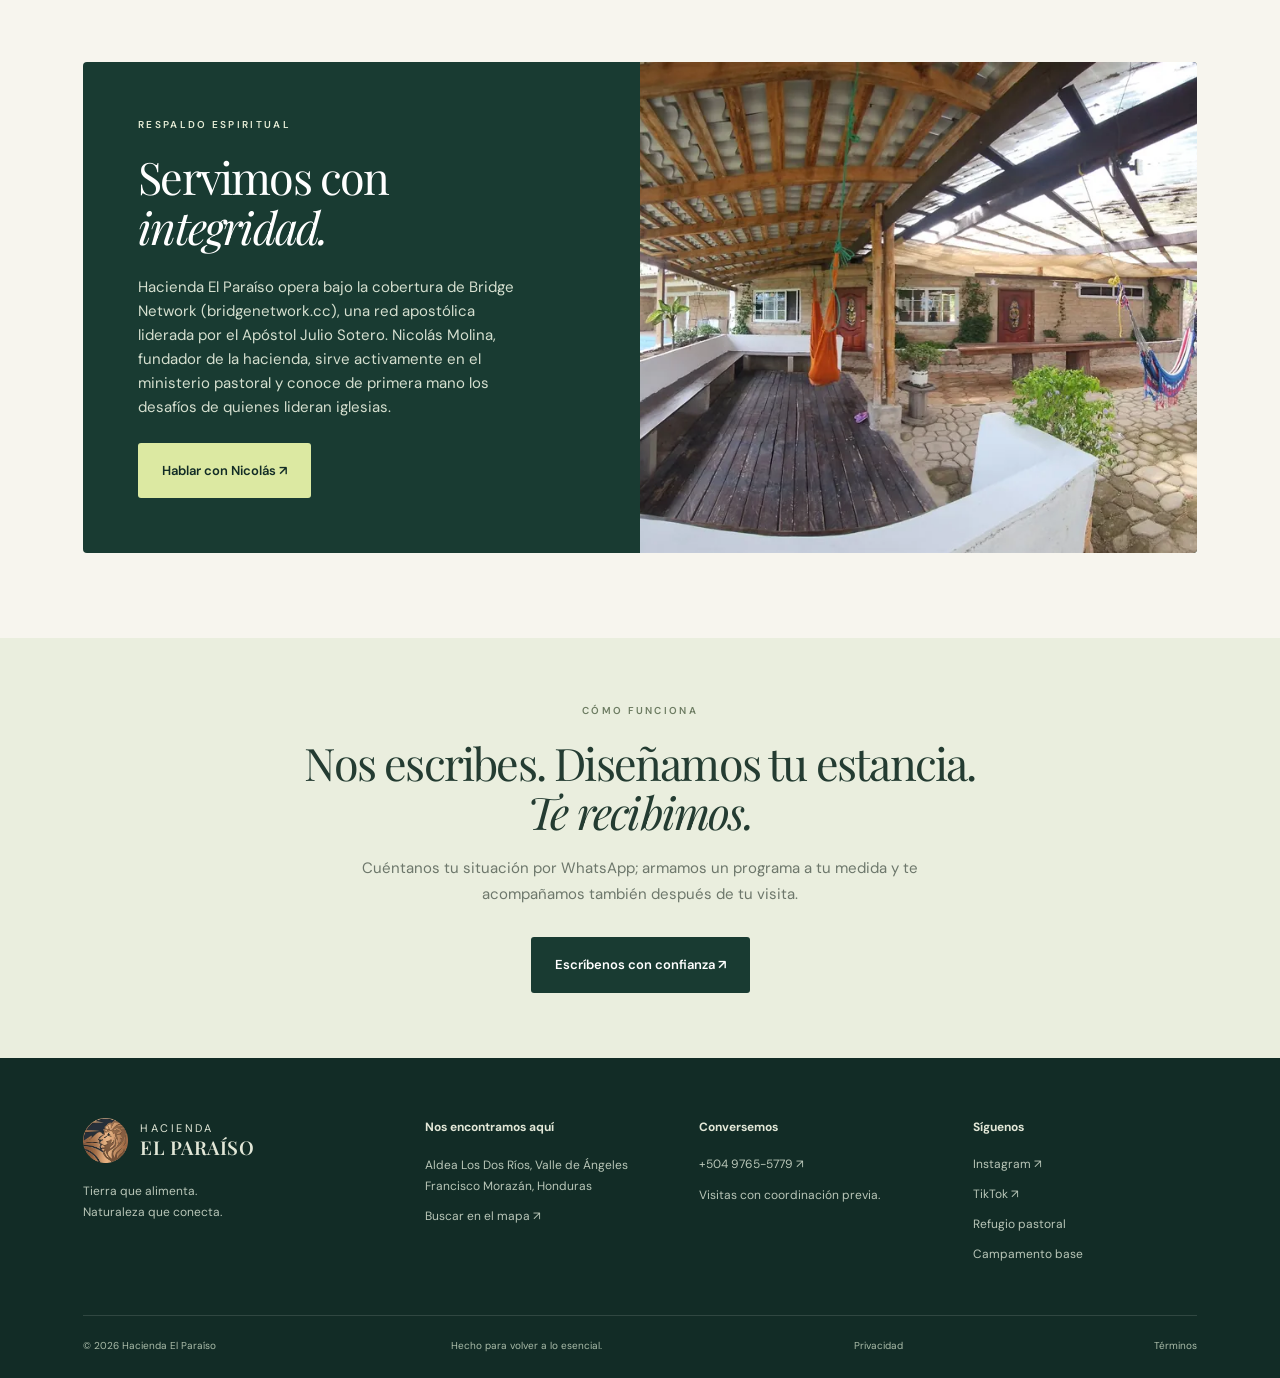
<file: refugio-pastoral.html>
<!doctype html>
<html lang="es">
<head>
  <meta charset="utf-8"><meta name="viewport" content="width=device-width,initial-scale=1">
  <meta name="theme-color" content="#183a32">
  <title>Refugio pastoral en Honduras: descanso y restauración para pastores · Hacienda El Paraíso</title>
  <meta name="description" content="Restauración integral para pastores, líderes y sus familias en Valle de Ángeles: salud física, emocional, matrimonial y espiritual, con total confidencialidad.">
  <link rel="canonical" href="https://haciendaelparaiso.org/refugio-pastoral.html">
  <meta property="og:type" content="website">
  <meta property="og:site_name" content="Hacienda El Paraíso">
  <meta property="og:title" content="Refugio pastoral en Honduras: descanso y restauración para pastores · Hacienda El Paraíso">
  <meta property="og:description" content="Restauración integral para pastores, líderes y sus familias en Valle de Ángeles: salud física, emocional, matrimonial y espiritual, con total confidencialidad.">
  <meta property="og:url" content="https://haciendaelparaiso.org/refugio-pastoral.html">
  <meta property="og:image" content="https://haciendaelparaiso.org/img/historia.webp">
  <meta property="og:locale" content="es_HN">
  <meta name="twitter:card" content="summary_large_image">
  <link rel="icon" type="image/png" sizes="32x32" href="img/favicon-32.png">
  <link rel="apple-touch-icon" href="img/apple-touch-icon.png">
  <link rel="preconnect" href="https://fonts.googleapis.com"><link rel="preconnect" href="https://fonts.gstatic.com" crossorigin>
  <link rel="stylesheet" href="style.css"><script src="app.js" defer></script>
  <script type="application/ld+json">
{
 "@context": "https://schema.org",
 "@graph": [
  {
   "@type": [
    "LocalBusiness",
    "Farm"
   ],
   "@id": "https://haciendaelparaiso.org/#hacienda",
   "name": "Hacienda El Paraíso",
   "url": "https://haciendaelparaiso.org/",
   "logo": "https://haciendaelparaiso.org/img/logo.png",
   "image": "https://haciendaelparaiso.org/img/og-portada.jpg",
   "description": "Hacienda entre pinos en Valle de Ángeles: hierbas y lechugas frescas para restaurantes, bodas y celebraciones, refugio pastoral y acceso al Cañón El Torno.",
   "telephone": "+504 9765-5779",
   "address": {
    "@type": "PostalAddress",
    "streetAddress": "Aldea Los Dos Ríos",
    "addressLocality": "Valle de Ángeles",
    "postalCode": "11101",
    "addressRegion": "Francisco Morazán",
    "addressCountry": "HN"
   },
   "geo": {
    "@type": "GeoCoordinates",
    "latitude": 14.10456,
    "longitude": -87.01338
   },
   "hasMap": "https://maps.google.com/?cid=10759268400108031236",
   "sameAs": [
    "https://www.instagram.com/haciendaelparaisohn/",
    "https://www.tiktok.com/@haciendaelparaisohn"
   ]
  }
 ]
}
  </script>
</head>
<body data-page="refugio">
<a class="skip" href="#main">Ir al contenido</a>
<header class="header">
  <a class="brand" href="./" aria-label="Hacienda El Paraíso, inicio"><img src="img/emblema.webp" alt="" width="45" height="45"><span>HACIENDA <strong>EL PARAÍSO</strong></span></a>
  <nav aria-label="Navegación principal"><a href="./" data-nav="inicio">La hacienda</a><a href="cosecha.html" data-nav="cosecha">Del campo a tu mesa</a><a href="experiencias.html" data-nav="experiencias">Ven a vivirla</a><a href="eventos.html" data-nav="eventos">Celebra aquí</a><a href="el-torno.html" data-nav="el-torno">El Torno</a></nav>
  <div class="nav-actions"><button class="bag" data-action="cart" aria-label="Abrir canasta">Canasta <span id="cart-count">0</span></button><button class="btn small" data-plan="Visita a la hacienda">Planea tu visita <span>↗</span></button><button class="menu-toggle" aria-label="Abrir menú" aria-expanded="false">☰</button></div>
</header>
<main id="main" tabindex="-1">
<section data-page="refugio">
  <div class="experience-hero"><img src="img/turismo.webp" alt="Terraza techada de la hacienda con hamacas"><div><p class="eyebrow light">REFUGIO PASTORAL</p><h1>Para quienes<br><em>cuidan de otros.</em></h1><p>Un espacio en las montañas de Honduras donde pastores, líderes y sus familias encuentran descanso, sanidad y renovación.</p><a class="btn" href="https://wa.me/50497655779?text=Hola%20Nicol%C3%A1s%2C%20soy%20pastor%2Fl%C3%ADder%20y%20me%20interesa%20conocer%20el%20Refugio%20Pastoral%20de%20Hacienda%20El%20Para%C3%ADso" target="_blank" rel="noopener">Escríbenos por WhatsApp ↗</a></div></div>
  <section class="section"><div class="section-top"><div><p class="eyebrow">PORQUE QUIENES SIRVEN TAMBIÉN NECESITAN SER SERVIDOS</p><h2>¿Para quién <em>es?</em></h2></div><p>Atención personal y con total confidencialidad.</p></div>
  <div class="venue-grid four">
   <article><h3>Pastores y líderes</h3><p>Que necesitan descanso o atraviesan desgaste emocional, físico o espiritual.</p></article>
   <article><h3>Matrimonios pastorales</h3><p>Que quieren fortalecer su relación en un ambiente de paz y confidencialidad.</p></article>
   <article><h3>Congregaciones</h3><p>Que buscan un lugar para retiros espirituales, bautizos y tiempos de comunión.</p></article>
   <article><h3>Familias de líderes</h3><p>Que necesitan reconectarse lejos de la presión del ministerio.</p></article>
  </div></section>
  <section class="section questions"><div><p class="eyebrow">RESTAURACIÓN INTEGRAL</p><h2>¿Qué <em>ofrecemos?</em></h2></div><div>
   <details open><summary>Salud física</summary><p>Análisis clínicos completos, evaluación con medicina tradicional, medicina homeopática y alimentación saludable con productos frescos de nuestra cosecha.</p></details>
   <details><summary>Salud emocional y mental</summary><p>Atención psicológica profesional, acompañamiento para el desgaste pastoral (burnout) y herramientas para el manejo del estrés y la ansiedad.</p></details>
   <details><summary>Restauración matrimonial</summary><p>Terapia de pareja con profesionales, consejería sexológica y espacios de intimidad y reconexión.</p></details>
   <details><summary>Experiencia espiritual</summary><p>Retiros espirituales a la medida, bautizos en un entorno natural, tiempos de oración en la montaña, caminatas, fogatas y recorridos por la finca.</p></details>
   <details><summary>Hospedaje y alimentación</summary><p>Habitaciones en la hacienda (capacidad en crecimiento), coordinación con hospedajes cercanos en Valle de Ángeles para grupos grandes y alimentación con productos frescos de la hacienda.</p></details>
  </div></section>
  <section class="b2b section-pad"><div><p class="eyebrow light">RESPALDO ESPIRITUAL</p><h2>Servimos con<br><em>integridad.</em></h2><p>Hacienda El Paraíso opera bajo la cobertura de Bridge Network (bridgenetwork.cc), una red apostólica liderada por el Apóstol Julio Sotero. Nicolás Molina, fundador de la hacienda, sirve activamente en el ministerio pastoral y conoce de primera mano los desafíos de quienes lideran iglesias.</p><a class="btn" href="https://wa.me/50497655779?text=Hola%20Nicol%C3%A1s%2C%20soy%20pastor%2Fl%C3%ADder%20y%20me%20interesa%20conocer%20el%20Refugio%20Pastoral%20de%20Hacienda%20El%20Para%C3%ADso" target="_blank" rel="noopener">Hablar con Nicolás ↗</a></div><img src="img/terraza.webp" alt="Terraza techada de la casa de la hacienda" loading="lazy"></section>
  <section class="event-cta section"><p class="eyebrow">CÓMO FUNCIONA</p><h2>Nos escribes. Diseñamos tu estancia.<br><em>Te recibimos.</em></h2><p>Cuéntanos tu situación por WhatsApp; armamos un programa a tu medida y te acompañamos también después de tu visita.</p><a class="btn dark" href="https://wa.me/50497655779?text=Hola%20Nicol%C3%A1s%2C%20soy%20pastor%2Fl%C3%ADder%20y%20me%20interesa%20conocer%20el%20Refugio%20Pastoral%20de%20Hacienda%20El%20Para%C3%ADso" target="_blank" rel="noopener">Escríbenos con confianza ↗</a></section>
</section>
</main>
<footer><div class="footer-main"><div><a class="brand" href="./"><img src="img/emblema.webp" alt="" width="50" height="50"><span>HACIENDA <strong>EL PARAÍSO</strong></span></a><p>Tierra que alimenta.<br>Naturaleza que conecta.</p></div><div><h4>Nos encontramos aquí</h4><p>Aldea Los Dos Ríos, Valle de Ángeles<br>Francisco Morazán, Honduras</p><a href="https://maps.google.com/?cid=10759268400108031236" target="_blank" rel="noopener">Buscar en el mapa ↗</a></div><div><h4>Conversemos</h4><a href="https://wa.me/50497655779" target="_blank" rel="noopener">+504 9765-5779 ↗</a><p>Visitas con coordinación previa.</p></div><div><h4>Síguenos</h4><a href="https://www.instagram.com/haciendaelparaisohn/" target="_blank" rel="noopener">Instagram ↗</a><a href="https://www.tiktok.com/@haciendaelparaisohn" target="_blank" rel="noopener">TikTok ↗</a><a href="refugio-pastoral.html">Refugio pastoral</a><a href="campamento-base.html">Campamento base</a></div></div><div class="footer-bottom"><span>© <span id="year">2026</span> Hacienda El Paraíso</span><span>Hecho para volver a lo esencial.</span><a href="privacidad.html">Privacidad</a><a href="terminos.html">Términos</a></div></footer>
<button class="floating-plan" data-plan="Visita a la hacienda"><span>✳</span> Tu próxima escapada <span>↗</span></button>
<div class="toast" role="status" aria-live="polite" id="toast"></div>
<dialog id="cart-dialog" class="drawer" aria-label="Tu canasta"><div class="dialog-head"><div><p class="eyebrow">DEL CAMPO A TU MESA</p><h2>Tu <em>canasta.</em></h2></div><button class="close" data-close aria-label="Cerrar canasta">×</button></div><div id="cart-items"></div><form id="cart-form"><label>Tu nombre o negocio<input name="name" autocomplete="name" required placeholder="¿Para quién es la cosecha?" maxlength="100"></label><label>Entrega<select name="delivery"><option>Consultar entrega en Tegucigalpa</option><option>Consultar entrega en Valle de Ángeles</option><option>Consultar retiro en la hacienda</option></select></label><label>¿Algo más que debamos saber?<textarea name="notes" rows="2" placeholder="Frecuencia, cantidades especiales…" maxlength="1000"></textarea></label><p class="form-note">Cotizaremos los productos y la entrega contigo. No se realiza ningún cobro ni se confirma un pedido aquí.</p><button class="btn dark full" id="cart-submit" type="submit">Consultar mi canasta por WhatsApp ↗</button></form></dialog>
<dialog id="planner-dialog" class="planner" aria-label="Planea tu visita"><button class="close" data-close aria-label="Cerrar planificador">×</button><div class="planner-visual"><img src="img/hero.webp" alt="Paisaje de la hacienda"><div><p class="eyebrow light">TU MOMENTO EN EL PARAÍSO</p><h2>Empieza con<br><em>una idea.</em></h2><p>Nosotros te ayudamos a darle forma.</p></div></div><div class="planner-body"><p class="eyebrow">PLANEA TU VISITA</p><h2>¿Cómo quieres <em>vivirla?</em></h2><form id="planner-form"><label>Me interesa<select name="experience" id="plan-experience"><option>Visita a la hacienda</option><option>Recorrido por los cultivos</option><option>Descanso en la naturaleza</option><option>Refugio pastoral</option><option>Hospedaje</option><option>Campamento base para grupos</option><option>Boda o celebración</option></select></label><div class="form-row"><label>Fecha que tienes en mente<input type="date" name="date" required></label><label>Personas<input type="number" name="people" min="1" max="500" value="2" required></label></div><label>Tu nombre<input name="name" required autocomplete="name" placeholder="¿Cómo te llamas?" maxlength="100"></label><div class="plan-suggestion" id="plan-suggestion"></div><label>Cuéntanos tu idea<textarea name="notes" rows="2" placeholder="Niños, ocasión especial, necesidades de acceso…" maxlength="1000"></textarea></label><p class="form-note">Prepararemos una consulta. La fecha, los servicios y la tarifa se confirman directamente con el equipo.</p><button type="submit" class="btn dark full">Consultar mi plan por WhatsApp ↗</button></form></div></dialog>
<dialog id="gallery-dialog" class="lightbox" aria-label="Galería de la hacienda"><button class="close" data-close aria-label="Cerrar galería">×</button><img id="gallery-image" src="img/hero.webp" alt=""><div class="gallery-controls"><button data-gallery-step="-1" aria-label="Foto anterior">←</button><span id="gallery-caption"></span><button data-gallery-step="1" aria-label="Foto siguiente">→</button></div></dialog>
<dialog id="privacy-dialog" class="privacy" aria-label="Privacidad"><button class="close" data-close aria-label="Cerrar privacidad">×</button><p class="eyebrow">TU INFORMACIÓN</p><h2>Privacidad</h2><p>Este sitio guarda únicamente los productos de tu canasta en este navegador. Los datos de los formularios se usan para preparar un mensaje que tú decides enviar mediante WhatsApp.</p><p>No hay pagos ni reservas automáticas. Al abrir WhatsApp, se aplican las condiciones y la política de privacidad de ese servicio.</p><button class="btn dark" data-action="clear">Borrar mi canasta guardada</button></dialog>
</body></html>
</file>
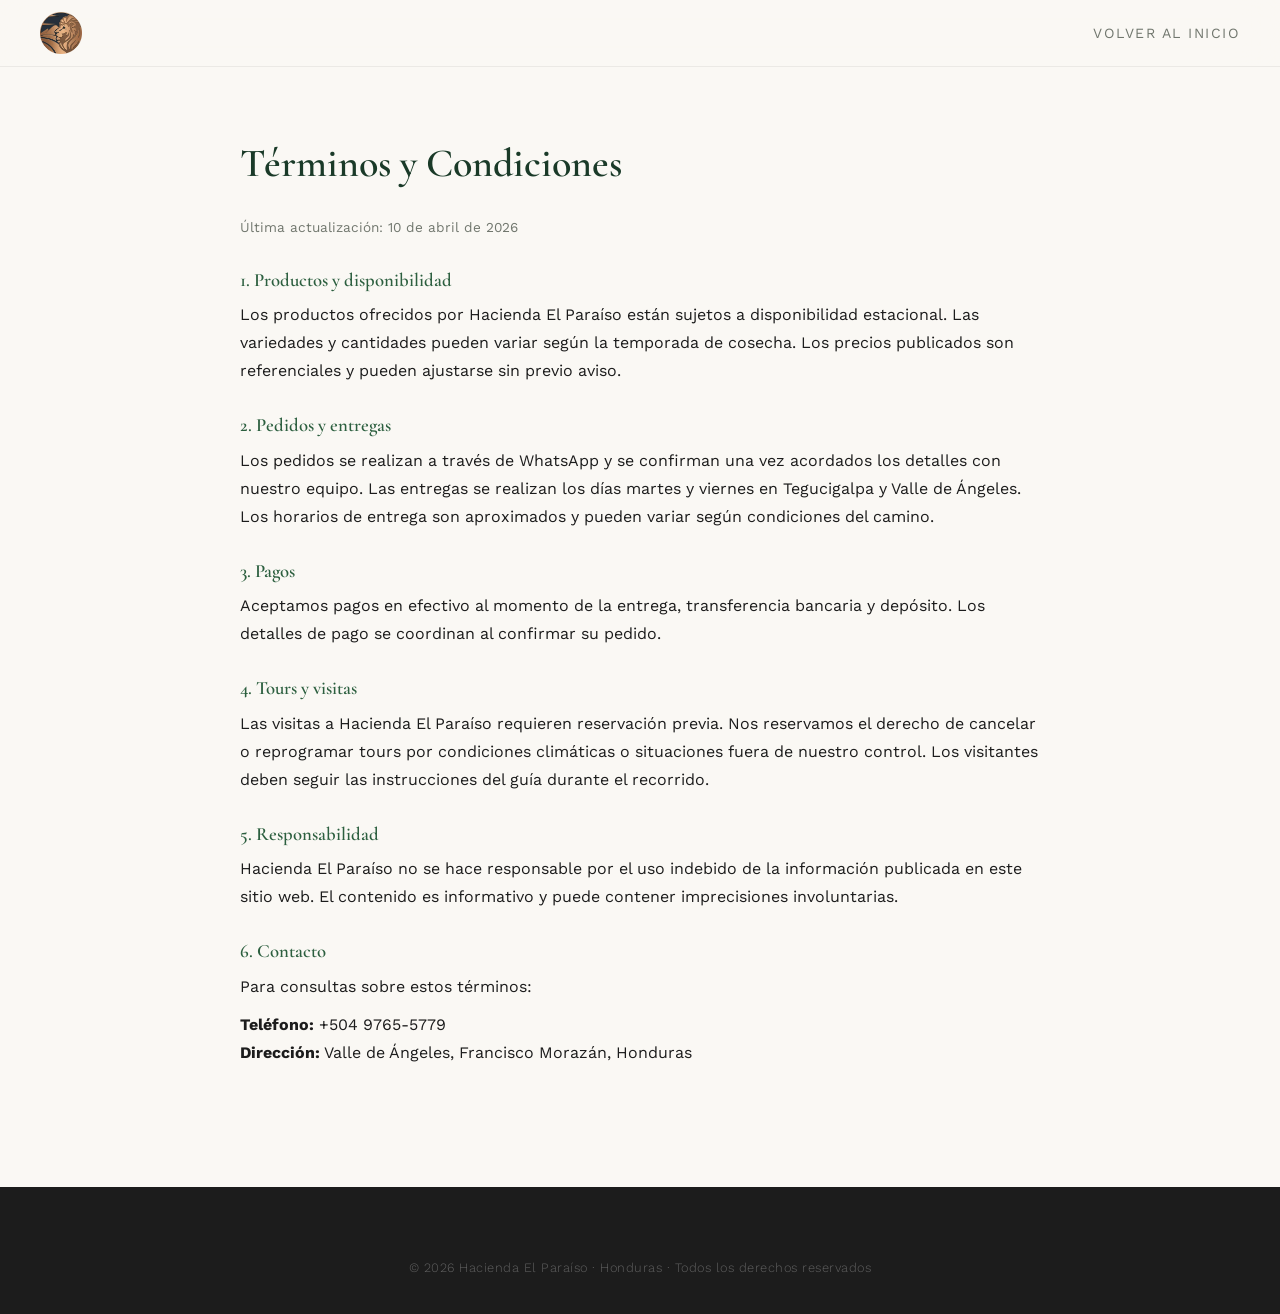
<file: terminos.html>
<!DOCTYPE html>
<html lang="es">
<head>
    <meta charset="UTF-8">
    <meta name="viewport" content="width=device-width, initial-scale=1.0">
    <title>Términos y Condiciones — Hacienda El Paraíso</title>
  <meta name="description" content="Términos y condiciones de uso del sitio de Hacienda El Paraíso, Valle de Ángeles, Honduras.">
  <link rel="canonical" href="https://haciendaelparaiso.org/terminos.html">
    <link rel="icon" type="image/png" sizes="32x32" href="img/favicon-32.png">
    <link rel="apple-touch-icon" href="img/apple-touch-icon.png">
    <link rel="preconnect" href="https://fonts.googleapis.com">
    <link rel="preconnect" href="https://fonts.gstatic.com" crossorigin>
    <link href="https://fonts.googleapis.com/css2?family=Cormorant+Garamond:wght@400;600;700&family=Work+Sans:wght@300;400;500;600&display=swap" rel="stylesheet">
    <link rel="stylesheet" href="estilos.css">
</head>
<body>
    <nav aria-label="Principal" class="navegacion scrolled" id="nav">
        <div class="nav-contenido">
            <a href="index.html" class="nav-logo" aria-label="Hacienda El Paraíso — inicio"><img src="img/emblema.webp" alt="" width="48" height="48"><span class="nav-marca">Hacienda El Paraíso</span></a>
            <ul class="nav-links" id="navLinks" style="display:flex">
                <li><a href="index.html">Volver al Inicio</a></li>
            </ul>
        </div>
    </nav>

    <main id="contenido">

    <section class="seccion" style="padding-top:140px;">
        <div class="contenedor" style="max-width:800px;">
            <h1 style="font-family:'Cormorant Garamond',serif;font-size:2.5rem;color:var(--verde-oscuro);margin-bottom:30px;">Términos y Condiciones</h1>
            <p style="color:var(--gris);margin-bottom:10px;font-size:0.85rem;">Última actualización: 10 de abril de 2026</p>

            <h3 style="color:var(--verde);margin:30px 0 10px;">1. Productos y disponibilidad</h3>
            <p>Los productos ofrecidos por Hacienda El Paraíso están sujetos a disponibilidad estacional. Las variedades y cantidades pueden variar según la temporada de cosecha. Los precios publicados son referenciales y pueden ajustarse sin previo aviso.</p>

            <h3 style="color:var(--verde);margin:30px 0 10px;">2. Pedidos y entregas</h3>
            <p>Los pedidos se realizan a través de WhatsApp y se confirman una vez acordados los detalles con nuestro equipo. Las entregas se realizan los días martes y viernes en Tegucigalpa y Valle de Ángeles. Los horarios de entrega son aproximados y pueden variar según condiciones del camino.</p>

            <h3 style="color:var(--verde);margin:30px 0 10px;">3. Pagos</h3>
            <p>Aceptamos pagos en efectivo al momento de la entrega, transferencia bancaria y depósito. Los detalles de pago se coordinan al confirmar su pedido.</p>

            <h3 style="color:var(--verde);margin:30px 0 10px;">4. Tours y visitas</h3>
            <p>Las visitas a Hacienda El Paraíso requieren reservación previa. Nos reservamos el derecho de cancelar o reprogramar tours por condiciones climáticas o situaciones fuera de nuestro control. Los visitantes deben seguir las instrucciones del guía durante el recorrido.</p>

            <h3 style="color:var(--verde);margin:30px 0 10px;">5. Responsabilidad</h3>
            <p>Hacienda El Paraíso no se hace responsable por el uso indebido de la información publicada en este sitio web. El contenido es informativo y puede contener imprecisiones involuntarias.</p>

            <h3 style="color:var(--verde);margin:30px 0 10px;">6. Contacto</h3>
            <p>Para consultas sobre estos términos:</p>
            <p style="margin-top:10px;"><strong>Teléfono:</strong> +504 9765-5779<br><strong>Dirección:</strong> Valle de Ángeles, Francisco Morazán, Honduras</p>
        </div>
    </section>

    </main>

    <footer class="footer">
        <div class="contenedor">
            <div class="footer-bottom" style="border:none;padding:0;">
                <p>&copy; 2026 Hacienda El Paraíso &middot; Honduras &middot; Todos los derechos reservados</p>
            </div>
        </div>
    </footer>
</body>
</html>
</file>
<file: style.css>
@import url('https://fonts.googleapis.com/css2?family=DM+Sans:wght@400;500;600;700&family=Playfair+Display:ital,wght@0,400;0,500;0,600;1,400;1,500&display=swap');
:root{--green:#193b32;--deep:#122c26;--cream:#f7f5ee;--sand:#eae5d8;--lime:#dce9a2;--ink:#243c32;--muted:#6d776b;--line:#d8ddcf;--serif:'Playfair Display',Georgia,serif;--sans:'DM Sans',Arial,sans-serif}*{box-sizing:border-box}html{scroll-behavior:smooth;scroll-padding-top:90px}body{margin:0;background:var(--cream);color:var(--ink);font:15px/1.65 var(--sans)}body:has(dialog[open]){overflow:hidden}a{color:inherit;text-decoration:none}button,input,select,textarea{font:inherit}button,a,input,select,textarea{-webkit-tap-highlight-color:transparent}button{cursor:pointer;color:inherit}button{border:0;background:none}button:focus-visible,a:focus-visible,input:focus-visible,select:focus-visible,textarea:focus-visible{outline:3px solid #b19152;outline-offset:4px}img{display:block;width:100%;object-fit:cover}h1,h2,h3,p{margin:0}h1,h2,h3{font-family:var(--serif);font-weight:400;line-height:1.1}h1{font-size:clamp(50px,5.9vw,92px);letter-spacing:-3px}h2{font-size:clamp(34px,3.5vw,54px);letter-spacing:-1.8px}h3{font-size:30px;letter-spacing:-.7px}em{font-weight:400}p{line-height:1.75}button,a{touch-action:manipulation}[hidden]{display:none!important}.eyebrow{font:600 10px/1.5 var(--sans);letter-spacing:2.3px;margin-bottom:20px;color:#6d7c62}.eyebrow.light{color:#e4ebd5}.light{color:#fff}.header{height:86px;display:flex;align-items:center;padding:0 4.3%;gap:32px;background:var(--cream);position:sticky;top:0;z-index:20;border-bottom:1px solid #e5e6dc}.brand{display:flex;gap:12px;align-items:center;flex-shrink:0}.brand img{width:45px;height:45px}.brand span{font:11px/1.4 var(--sans);letter-spacing:2.5px}.brand strong{display:block;font:600 19px/1.2 var(--serif);letter-spacing:.5px}.header nav{display:flex;gap:27px;margin:auto;font-size:12px}.header nav a{padding:30px 0;position:relative}.header nav a.active:after{content:'';position:absolute;bottom:18px;left:0;right:0;height:2px;background:var(--green)}.nav-actions{display:flex;align-items:center;gap:18px}.bag{font-size:12px;white-space:nowrap;padding:10px 0}.bag span{display:inline-grid;place-items:center;background:var(--sand);width:24px;height:24px;border-radius:50%;margin-left:5px}.btn{background:var(--lime);color:var(--deep);padding:17px 24px;border-radius:3px;display:inline-flex;justify-content:center;align-items:center;gap:25px;font-size:13px;font-weight:600;transition:background .2s,transform .2s}.btn:hover{background:#e8f3bc;transform:translateY(-2px)}.btn.small{padding:12px 18px;font-size:11px}.btn.dark{background:var(--green);color:white}.btn.dark:hover{background:#2b5144}.btn:disabled{opacity:.5;cursor:not-allowed}.full{width:100%}.text-link{font-size:13px;display:inline-flex;gap:22px;align-items:center;border-bottom:1px solid #9aa795;padding:8px 0}.text-link.light{border-color:#ffffff70}.menu-toggle{display:none}.hero{height:min(760px,calc(100svh - 86px));min-height:620px;position:relative;color:white;overflow:hidden}.hero-img{position:absolute;inset:0;height:100%;object-position:center 52%;animation:heroReveal 1.2s ease-out both}.hero-shade{position:absolute;inset:0;background:linear-gradient(90deg,rgba(9,29,21,.84),rgba(9,29,21,.4) 55%,rgba(9,29,21,.07)),linear-gradient(0deg,rgba(9,29,21,.55),transparent 25%)}.hero-content{position:relative;padding:65px 6.5%;max-width:1000px}.hero h1 em{color:#dfe8bc}.dot{display:inline-block;width:6px;height:6px;border-radius:50%;background:var(--lime);margin:0 9px 1px 0}.hero-copy{margin-top:23px;color:#e2e7dc;font-size:15px}.hero-buttons{display:flex;align-items:center;gap:30px;margin-top:30px}.hero-bottom{position:absolute;bottom:25px;left:6.5%;right:6.5%;display:flex;justify-content:space-between;align-items:center;font-size:9px;letter-spacing:2px}.hero-bottom a{font-size:11px;letter-spacing:0}.photo-peek{position:absolute;right:6.5%;bottom:95px;display:flex;gap:16px;align-items:center;text-align:left;color:white;padding:12px;background:#f8f5e912;border:1px solid #ffffff40;backdrop-filter:blur(12px);border-radius:3px}.photo-peek img{width:80px;height:74px}.photo-peek span{font-size:8px;letter-spacing:1.5px;padding-right:12px}.photo-peek strong{display:block;font:18px/1.5 var(--serif);letter-spacing:0;margin-top:5px}.values-strip{display:flex;justify-content:space-between;gap:20px;background:var(--green);color:#dbe2cb;padding:22px 6.5%;font-size:11px;letter-spacing:.6px}.section{padding:85px 6.5%}.section-pad{margin:0 6.5%}.intro{display:grid;grid-template-columns:1.3fr 1fr;align-items:end;gap:70px;padding-bottom:45px}.intro>p{font-size:15px;max-width:410px;color:var(--muted);margin-bottom:4px}.path-grid{display:grid;grid-template-columns:1fr 1fr;gap:24px}.path-card{height:470px;position:relative;overflow:hidden;border-radius:4px;color:white}.path-card>img{height:100%;transition:transform .8s}.path-card:first-child>img{object-position:center 48%}.path-card:after{content:'';position:absolute;inset:0;background:linear-gradient(0deg,#102a24e8,transparent 100%)}.path-card:hover img{transform:scale(1.04)}.path-card>div{position:absolute;inset:auto 36px 28px;z-index:1}.path-card h3{font-size:42px}.path-card p{font-size:12px;color:#d6e2d7;margin-top:15px}.card-link{display:flex;justify-content:space-between;align-items:center;font-size:12px;border-top:1px solid #ffffff40;margin-top:25px;padding-top:17px}.card-link b{font:25px var(--sans)}.section-top{display:flex;justify-content:space-between;align-items:end;gap:40px;margin-bottom:34px}.section-top>p{font-size:13px;max-width:350px;color:var(--muted)}.preview-products{display:grid;grid-template-columns:repeat(3,1fr);gap:24px}.product-photo{height:280px;position:relative;overflow:hidden;background:var(--sand);border-radius:4px}.product-photo img{height:100%;transition:transform .6s}.product:hover img{transform:scale(1.04)}.product-tag{position:absolute;top:14px;left:14px;background:#f7f5eeeb;border-radius:2px;padding:5px 10px;font-size:8px;letter-spacing:1.5px}.product-bottom{display:flex;align-items:start;justify-content:space-between;padding-top:17px;gap:15px}.product h3{font-size:25px}.product p{font-size:11px;color:var(--muted);margin-top:8px}.add-btn{border:1px solid #b5bfae;border-radius:50%;width:38px;height:38px;font-size:23px;line-height:1;flex-shrink:0;transition:background .2s}.add-btn:hover{background:var(--green);color:white}.experience-banner{display:grid;grid-template-columns:1.05fr 1fr;background:var(--green);color:white}.experience-banner>img{height:540px}.experience-banner>div{padding:68px 14% 60px 13%;display:flex;flex-direction:column;align-items:start;justify-content:center}.experience-banner h2{font-size:64px;color:#f3f3df}.experience-banner p:not(.eyebrow){margin:25px 0 28px;color:#d3dfd5;font-size:13px}.roots{display:grid;grid-template-columns:1.2fr 1fr;align-items:center;gap:90px}.roots h2{font-size:42px}.roots p:not(.eyebrow){font-size:14px;color:var(--muted);margin:26px 0;max-width:470px}.root-photo{position:relative;padding:0;border-radius:4px;overflow:hidden;transform:rotate(2deg)}.root-photo img{height:350px}.root-photo span{position:absolute;bottom:0;left:0;right:0;background:#142d24c9;color:white;padding:15px;font-size:11px}.page-intro{position:relative;background:#eaeede;display:grid;grid-template-columns:1.3fr 1fr;gap:60px;padding:60px 6.5%;min-height:420px}.page-intro h1{font-size:74px}.page-intro p:not(.eyebrow){margin-top:24px;max-width:450px;color:#5e6e5c}.page-intro>img{height:340px;border-radius:160px 160px 3px 3px;object-position:center 40%}.image-caption{position:absolute;bottom:23px;right:10%;font-size:8px;letter-spacing:2px}.shop{padding-top:45px}.shop-tools{display:flex;gap:25px;justify-content:space-between;align-items:center}.filters{display:flex;gap:8px;flex-wrap:wrap}.filters button,.experience-tabs button{padding:10px 18px;border:1px solid #ccd3c4;border-radius:30px;font-size:12px}.filters button.active,.experience-tabs button.active{background:var(--green);color:white;border-color:var(--green)}.search{display:flex;gap:12px;border-bottom:1px solid #bec8b8;align-items:center;min-width:230px}.search span{font-size:25px}.search input{background:none;border:0;min-width:0;width:100%;padding:10px 0;font-size:12px}.shop-note{font-size:11px;color:var(--muted);margin:24px 0 34px}.product-grid{display:grid;grid-template-columns:repeat(3,1fr);gap:40px 24px}.product-grid .product-photo{height:280px}.product-description{font-size:12px!important;min-height:42px;margin-top:10px!important}.b2b{display:grid;grid-template-columns:1fr 1fr;background:var(--green);color:white;margin-bottom:85px;overflow:hidden;border-radius:4px}.b2b>div{padding:55px}.b2b>img{height:100%;min-height:420px}.b2b p:not(.eyebrow){margin:24px 0;max-width:380px;color:#d5dfcf;font-size:13px}.experience-hero{height:570px;position:relative;color:white}.experience-hero>img{height:100%}.experience-hero:after{content:'';position:absolute;inset:0;background:linear-gradient(90deg,#142c26db,#142c2615)}.experience-hero>div{position:absolute;top:65px;left:6.5%;z-index:1}.experience-hero h1{font-size:70px}.experience-hero .btn{margin-top:30px}.experience-tabs{display:flex;gap:12px;flex-wrap:wrap;margin-bottom:35px}.experience-detail{display:grid;grid-template-columns:1.1fr 1fr;background:#edeedd}.experience-detail>img{height:430px}.experience-detail>div{padding:45px}.experience-detail h3{font-size:38px}.experience-detail p{margin:20px 0;color:#68735f;font-size:14px}.experience-detail ul{padding-left:18px;font-size:12px;line-height:2.2;margin:0 0 20px}.gallery-section{padding-top:0}.gallery-section .section-top>span{font-size:11px;color:var(--muted)}.gallery-grid{display:grid;grid-template-columns:1.4fr 1fr 1fr;gap:16px}.gallery-grid button{padding:0;position:relative;overflow:hidden;border-radius:3px}.gallery-grid button:first-child{grid-row:span 2}.gallery-grid img{height:190px;transition:transform .5s}.gallery-grid button:first-child img{height:396px}.gallery-grid button:hover img{transform:scale(1.05)}.gallery-grid span{position:absolute;bottom:12px;right:12px;background:var(--cream);border-radius:50%;width:28px;height:28px;line-height:28px}.questions{padding-top:0;display:grid;grid-template-columns:1fr 1.4fr;gap:70px}details{border-bottom:1px solid var(--line);padding:20px 0}summary{cursor:pointer;font-size:14px}details p{font-size:13px;color:var(--muted);margin-top:15px}.event-hero h1{font-size:76px}.event-hero p:not(.eyebrow){margin-top:22px}.venue-grid{display:grid;grid-template-columns:1fr 1fr;gap:30px}.venue-grid img{height:310px;border-radius:4px;margin-bottom:25px}.venue-grid p{font-size:13px;margin:17px 0;color:var(--muted)}.event-cta{text-align:center;background:#eaeede;padding-top:65px;padding-bottom:65px}.event-cta .btn{margin-top:30px}footer{background:var(--deep);color:#e2e7d7;padding:60px 6.5% 24px}.footer-main{display:grid;grid-template-columns:1.3fr 1fr 1fr;gap:50px;padding-bottom:40px}.footer-main .brand{margin-bottom:18px}.footer-main h4{font-size:12px;margin:0 0 18px}.footer-main p,.footer-main a:not(.brand){font-size:12px;color:#b9c6b8}.footer-main a:not(.brand){display:block;margin:10px 0}.footer-bottom{padding-top:22px;border-top:1px solid #ffffff20;display:flex;justify-content:space-between;font-size:10px;color:#aabca9}.footer-bottom button{font-size:10px}.floating-plan{position:fixed;bottom:24px;right:26px;display:flex;align-items:center;gap:12px;background:var(--cream);border:1px solid #d1d7c5;box-shadow:0 4px 20px #0d271a18;border-radius:30px;padding:12px 18px;font-size:11px;z-index:15}.floating-plan>span:first-child{color:#668341;font-size:19px}.toast{position:fixed;bottom:85px;left:50%;transform:translate(-50%,20px);background:var(--green);color:white;box-shadow:0 5px 25px #0002;padding:13px 25px;border-radius:3px;z-index:100;opacity:0;pointer-events:none;transition:.25s;font-size:13px}.toast.show{opacity:1;transform:translate(-50%,0)}dialog{border:0;color:var(--ink);background:var(--cream);padding:0;box-shadow:0 20px 100px #0003;max-height:94svh;border-radius:6px}dialog::backdrop{background:#0d241dbd;backdrop-filter:blur(4px)}.dialog-head{display:flex;align-items:start;justify-content:space-between;gap:20px;margin-bottom:30px}.dialog-head .eyebrow{margin-bottom:12px}.close{position:absolute;top:15px;right:15px;display:grid;place-items:center;width:36px;height:36px;border-radius:50%;background:var(--cream);font:28px/1 var(--sans);z-index:2}.drawer{width:460px;max-width:100%;height:100svh;max-height:100svh;margin:0 0 0 auto;border-radius:0;padding:40px 30px}.cart-row{display:flex;gap:15px;padding:18px 0;border-bottom:1px solid var(--line)}.cart-row img{width:65px;height:75px;border-radius:3px}.cart-row-content{flex:1}.cart-row h3{font-size:20px}.cart-row p{font-size:10px;color:var(--muted)}.quantity{display:flex;align-items:center;gap:14px;margin-top:8px;font-size:13px}.quantity button{border:1px solid var(--line);width:28px;height:28px;border-radius:50%;font-size:16px}.remove{font-size:11px;text-decoration:underline;padding:0}.cart-empty{text-align:center;padding:30px 0}.cart-empty p{font-size:13px;margin:20px 0}.cart-empty>span{font-size:42px}form label{display:flex;flex-direction:column;gap:7px;font-size:11px;margin-top:18px;font-weight:500}input,select,textarea{background:#fffdf8;border:1px solid #ccd3c4;border-radius:3px;padding:12px;color:var(--ink);width:100%;font-size:13px}textarea{resize:vertical}.form-note{font-size:10px;color:var(--muted);margin:20px 0 15px;line-height:1.6}.planner{width:930px;max-width:95vw}.planner[open]{display:grid;grid-template-columns:.8fr 1fr}.planner-visual{position:relative;min-height:100%;overflow:hidden}.planner-visual>img{height:100%;position:absolute;inset:0}.planner-visual:after{content:'';position:absolute;inset:0;background:linear-gradient(0deg,#142d25dd,#142d2520)}.planner-visual>div{position:absolute;bottom:45px;left:30px;right:25px;color:white;z-index:1}.planner-visual h2{font-size:47px}.planner-visual p:not(.eyebrow){font-size:13px;margin-top:20px}.planner-body{padding:35px}.planner-body h2{font-size:36px}.planner-body>.eyebrow{margin-bottom:14px}.form-row{display:grid;grid-template-columns:1.5fr 1fr;gap:16px}.plan-suggestion{background:#e9eddd;border-left:2px solid #92a76c;padding:13px 16px;margin-top:18px;font-size:11px;color:#58664d}.plan-suggestion strong{display:block;font-size:11px;margin-bottom:5px}.lightbox{width:min(1050px,94vw);background:var(--deep);color:white}.lightbox>img{height:76svh;object-fit:contain}.gallery-controls{display:flex;align-items:center;justify-content:space-between;padding:12px 20px;font-size:12px}.gallery-controls button{color:white;padding:8px 20px;font-size:24px}.privacy{max-width:560px;padding:45px}.privacy p:not(.eyebrow){margin:25px 0;font-size:14px}.skip{position:fixed;top:-100px;left:20px;background:white;padding:10px;z-index:200}.skip:focus{top:10px}@keyframes heroReveal{from{transform:scale(1.045)}to{transform:scale(1)}}
@media(min-width:1600px){.hero-content{padding-top:85px}.hero{height:800px}.header{gap:50px}.header nav{gap:40px}.section,.section-pad{max-width:1500px;margin-left:auto;margin-right:auto}.section-pad{width:87%}}
@media(max-width:1150px){.header{gap:20px;padding:0 4%}.header nav{gap:18px;font-size:11px}.nav-actions{gap:12px}.nav-actions>.btn{display:none}.hero-content{padding-top:70px}.hero{height:700px;min-height:600px}.photo-peek{right:4%;bottom:85px}.hero-buttons{gap:25px}.roots{gap:45px}.experience-banner>div{padding:50px 12%}.experience-banner h2{font-size:54px}}
@media(max-width:760px){h1{letter-spacing:-2px}h2{letter-spacing:-1px}.header{height:72px;padding:0 20px}.brand img{width:38px;height:38px}.brand span{font-size:8px}.brand strong{font-size:16px}.nav-actions{margin-left:auto;gap:16px}.bag{font-size:10px}.menu-toggle{display:block;font-size:22px;padding:0}.header nav{display:none;position:absolute;top:72px;left:0;right:0;background:var(--cream);padding:15px 25px 25px;box-shadow:0 15px 15px #0001}.header nav.open{display:flex;flex-direction:column;gap:0}.header nav a{font-size:15px;padding:13px 0}.header nav a.active:after{bottom:7px;width:35px}.hero{height:710px;min-height:0;max-height:calc(100svh - 72px)}.hero-content{padding:48px 25px}.hero h1{font-size:59px}.hero-shade{background:linear-gradient(90deg,#10271ed4,#10271e55),linear-gradient(0deg,#10271eb8,transparent)}.hero-img{object-position:60% center}.hero-copy{font-size:13px;margin-top:25px}.hero-buttons{align-items:start;flex-direction:column;gap:10px;margin-top:25px}.hero-buttons .btn{font-size:11px;padding:15px 18px;gap:12px}.hero-buttons .text-link{font-size:12px}.photo-peek{display:none}.hero-bottom{left:25px;right:25px;bottom:25px}.hero-bottom>span{font-size:7px;letter-spacing:1px;max-width:200px}.hero-bottom a{font-size:10px}.values-strip{display:grid;grid-template-columns:1fr 1fr;padding:20px 25px;gap:15px;font-size:9px;letter-spacing:0}.section{padding:55px 25px}.section-pad{margin-left:25px;margin-right:25px}.intro{grid-template-columns:1fr;gap:23px;padding-bottom:30px}.intro>p{font-size:13px}.eyebrow{font-size:9px;letter-spacing:1.5px;margin-bottom:15px}.path-grid{grid-template-columns:1fr;gap:18px}.path-card{height:400px}.path-card>div{left:25px;right:25px;bottom:25px}.path-card h3{font-size:37px}.section-top{align-items:start;gap:20px;flex-direction:column;margin-bottom:28px}.section-top h2{font-size:36px}.preview-products{grid-template-columns:1fr;gap:30px}.preview-products .product{display:grid;grid-template-columns:130px 1fr;gap:18px}.preview-products .product-photo{height:150px}.preview-products .product-bottom{padding-top:10px}.preview-products .product-tag{font-size:7px;left:8px;top:8px;padding:4px 7px}.product h3{font-size:23px}.add-btn{width:33px;height:33px}.experience-banner{grid-template-columns:1fr}.experience-banner>img{height:300px}.experience-banner>div{padding:40px 25px 50px}.experience-banner h2{font-size:48px}.roots{grid-template-columns:1fr;gap:35px}.roots h2{font-size:34px}.root-photo img{height:280px}.page-intro{padding:40px 25px;grid-template-columns:1.3fr 1fr;gap:20px;min-height:0}.page-intro h1{font-size:44px}.page-intro p:not(.eyebrow){font-size:12px;margin-top:18px}.page-intro>img{height:260px;border-radius:90px 90px 3px 3px}.image-caption{display:none}.shop-tools{align-items:stretch;flex-direction:column;gap:15px}.filters{gap:6px}.filters button{padding:9px 12px;font-size:10px}.shop-note{font-size:10px}.product-grid{grid-template-columns:1fr 1fr;gap:30px 15px}.product-grid .product-photo{height:185px}.product-grid .product-tag{font-size:7px;left:9px;top:9px}.product-grid h3{font-size:22px}.product-grid .product-bottom{gap:5px}.product-description{font-size:10px!important}.b2b{grid-template-columns:1fr;margin-bottom:55px}.b2b>div{padding:32px 25px}.b2b>img{height:260px;min-height:0}.experience-hero{height:520px}.experience-hero>div{top:55px;left:25px;right:25px}.experience-hero h1{font-size:49px}.experience-hero>img{object-position:63% center}.experience-tabs{gap:7px}.experience-tabs button{font-size:10px;padding:9px 12px}.experience-detail{grid-template-columns:1fr}.experience-detail>img{height:270px}.experience-detail>div{padding:30px 25px}.experience-detail h3{font-size:32px}.gallery-section{padding-top:0}.gallery-grid{grid-template-columns:1fr 1fr;gap:10px}.gallery-grid button:first-child{grid-column:span 2;grid-row:auto}.gallery-grid button:first-child img{height:240px}.gallery-grid img{height:170px}.questions{grid-template-columns:1fr;gap:15px;padding-top:0}.venue-grid{grid-template-columns:1fr;gap:40px}.venue-grid img{height:270px}.footer-main{grid-template-columns:1fr;gap:30px}.footer-bottom{gap:18px;flex-wrap:wrap}.footer-bottom span:nth-child(2){display:none}footer{padding:45px 25px 90px}.floating-plan{bottom:15px;right:15px;font-size:10px;padding:10px 15px}.planner[open]{display:block}.planner-visual{display:none}.planner-body{padding:35px 22px 25px}.planner-body h2{font-size:31px}.planner-body .eyebrow{padding-right:30px}.planner{max-height:94svh}.drawer{padding:35px 22px}.toast{max-width:90%;width:max-content;font-size:12px}.lightbox>img{height:65svh}.privacy{max-width:92vw;padding:40px 25px}.form-row{grid-template-columns:1.3fr 1fr;gap:10px}}
@media(prefers-reduced-motion:reduce){*{animation:none!important;transition:none!important}html{scroll-behavior:auto}}
/* A tactile 3D chapter, with the real hacienda beside its conceptual model. */
.world-section{background:#193b32;padding:70px 6.5% 40px;color:#f2f2e4;scroll-margin-top:85px}.world-heading{display:flex;align-items:end;justify-content:space-between;gap:40px;margin-bottom:35px}.world-heading h2{font-size:47px}.world-heading>p{font-size:12px;color:#c4d2bc;max-width:300px}.world-heading .eyebrow{color:#becf96}.world-shell{display:grid;grid-template-columns:minmax(0,1fr) 285px;overflow:hidden;border-radius:6px;background:#e9eddf;box-shadow:0 22px 50px #071a1720}.world-view{position:relative;min-height:540px;background:radial-gradient(ellipse at 45% 40%,#f1f1df,#d0dbbf);transition:background 1s;isolation:isolate}.sunset .world-view{background:radial-gradient(ellipse at 45% 40%,#a8aa9b,#636f6a)}#world-canvas{position:absolute;inset:0;cursor:grab;touch-action:pan-y}#world-canvas.dragging{cursor:grabbing}#world-canvas canvas{width:100%;height:100%;display:block}.world-badge{position:absolute;top:24px;left:24px;font-size:8px;letter-spacing:1.6px;z-index:2;color:#294b3e;pointer-events:none}.world-badge .dot{background:#6b8651}.world-light{position:absolute;right:18px;top:16px;background:#fcfaedc9;color:#244237;border:1px solid #62795d30;padding:9px 13px;font-size:10px;border-radius:24px;z-index:3}.world-hotspots{position:absolute;inset:0;pointer-events:none}.world-pin{position:absolute;pointer-events:auto;transform:translate(-50%,-50%);padding:10px;filter:drop-shadow(0 4px 5px #0003)}.world-pin span{display:grid;place-items:center;width:29px;height:29px;border:1px solid #fff9;background:#244c3ee8;color:white;border-radius:50%;font:11px var(--sans);transition:.2s}.world-pin:hover span,.world-pin.active span{background:#e4d29d;color:#223c2b;transform:scale(1.2)}.world-pin:after{content:'';position:absolute;width:1px;height:22px;top:39px;left:50%;background:#f9f5e2a0}.world-controls{position:absolute;bottom:18px;left:22px;right:22px;z-index:3;display:flex;align-items:center;justify-content:space-between;gap:15px;color:#455b44;pointer-events:none}.world-controls>span{font-size:9px;letter-spacing:.4px}.world-controls>div{display:flex;gap:5px;pointer-events:auto;background:#fffdf0d9;padding:5px;border-radius:30px;border:1px solid #80907133;backdrop-filter:blur(10px)}.world-controls button{width:32px;height:32px;border-radius:50%;font-size:18px;display:grid;place-items:center}.world-controls button:hover{background:#dce5c8}.world-controls button:disabled{opacity:.35;cursor:default}.sunset .world-controls>span,.sunset .world-badge{color:#f5efda}.world-story{background:#f7f5ee;color:#243c32;border-left:1px solid #c9d1bd}.world-story-photo{height:218px;position:relative;overflow:hidden}.world-story-photo img{height:100%;transition:opacity .25s}.world-story-photo>span{position:absolute;bottom:12px;left:16px;color:white;font-size:7px;letter-spacing:2px;background:#173b32b0;padding:5px 8px}.world-story-body{padding:26px}.world-story-body>.eyebrow{font-size:8px;letter-spacing:1.5px;margin-bottom:16px}.world-story h3{font-size:29px;line-height:1.15}.world-story-body>p:not(.eyebrow){font-size:12px;color:#75816c;margin:18px 0}.world-story .text-link{font-size:11px;gap:5px}.world-bottom{display:flex;justify-content:space-between;align-items:center;gap:20px;margin-top:24px}.world-bottom>p{font-size:9px;color:#aabda7;line-height:1.6;text-align:right}.world-places{display:flex;gap:8px;flex-wrap:wrap}.world-places button{border:1px solid #a4bb8e44;border-radius:30px;padding:10px 17px;color:#a7bb93;font-size:9px;transition:.2s}.world-places button span{color:#e4ead8;font-size:11px;margin-left:6px}.world-places button.active,.world-places button:hover{background:#dce9a2;color:#415d37}.world-places button.active span,.world-places button:hover span{color:#254331}.world-loading{position:absolute;inset:0;display:flex;flex-direction:column;align-items:center;justify-content:center;color:#35573f;font-size:12px;z-index:5;background:#e4e9d9}.world-loading>span{font-size:48px;animation:worldSpin 4s linear infinite}.world-fallback{position:absolute;inset:0;background:#e4e9d9;z-index:1}.world-fallback img{height:80%;opacity:.85}.world-fallback p{position:absolute;bottom:70px;left:25px;right:25px;background:#f7f5eeef;color:#244237;padding:16px;font-size:12px;border-radius:4px}.path-card{transition:transform .35s ease-out;will-change:transform}.path-card .card-link{transform:translateZ(20px)}@keyframes worldSpin{to{transform:rotate(360deg)}}
@media(max-width:1050px){.world-shell{grid-template-columns:minmax(0,1fr) 250px}.world-story-body{padding:22px}.world-story h3{font-size:26px}.world-places button{padding:9px 12px}.world-bottom{align-items:start}}
@media(max-width:760px){.world-section{padding:45px 20px 30px}.world-heading{display:block;margin-bottom:25px}.world-heading h2{font-size:36px}.world-heading>p{margin-top:22px;font-size:12px}.world-shell{grid-template-columns:1fr}.world-view{min-height:370px}.world-badge{top:20px;left:16px;font-size:7px;letter-spacing:1px}.world-light{top:12px;right:12px;font-size:9px}.world-controls{left:12px;right:12px;bottom:12px;gap:8px}.world-controls>span{font-size:8px;max-width:60px}.world-controls button{width:29px;height:29px}.world-story{border-left:0;display:grid;grid-template-columns:105px 1fr}.world-story-photo{height:100%;min-height:235px}.world-story-photo>span{font-size:6px;left:8px;bottom:10px;padding:5px;letter-spacing:1px}.world-story-body{padding:22px 18px}.world-story h3{font-size:24px}.world-story-body>.eyebrow{font-size:7px;margin-bottom:12px}.world-story-body>p:not(.eyebrow){font-size:11px;margin:14px 0}.world-story .text-link{font-size:10px}.world-bottom{display:block;margin-top:20px}.world-places{display:grid;grid-template-columns:1fr 1fr;gap:7px}.world-places button{text-align:left;padding:10px 12px}.world-bottom>p{text-align:left;margin-top:18px;font-size:8px}.world-pin span{width:25px;height:25px;font-size:9px}.world-pin:after{top:35px;height:15px}}
@media(prefers-reduced-motion:reduce){.world-loading>span{animation:none}.path-card{transform:none!important}}

body.exploring-3d .floating-plan{opacity:0;pointer-events:none}

/* Hacienda El Paraíso — agregados al diseño base */
.venue-grid.four{grid-template-columns:repeat(4,1fr)}
.venue-grid.four article{background:#fff;border-radius:4px;padding:28px}
.video-grid{grid-template-columns:repeat(3,1fr)}
.video-grid img{height:auto;aspect-ratio:16/9;object-fit:cover}
.venue-grid p,.b2b p:not(.eyebrow){font-size:15px;line-height:1.6}
.venue-grid .text-link+.text-link,.experience-detail .text-link+.text-link{margin-left:22px}
.footer-main{grid-template-columns:1.3fr 1fr 1fr 1fr}
.footer-bottom a{color:inherit;margin-left:16px}
.event-cta p:not(.eyebrow){max-width:560px;margin:18px auto 0;color:var(--muted)}
@media(max-width:1000px){.venue-grid.four,.video-grid{grid-template-columns:1fr 1fr}.footer-main{grid-template-columns:1fr 1fr}}
@media(max-width:760px){.venue-grid.four,.video-grid{grid-template-columns:1fr}.footer-main{grid-template-columns:1fr}}
.root-photo{display:block}

/* 15-nov-2026: campamento base y ajustes de celular */
.venue-grid.three{grid-template-columns:repeat(3,1fr)}
.venue-grid.four .eyebrow{margin-bottom:12px}
.experience-hero>div{max-width:min(720px,87%)}
.experience-hero>div>p:not(.eyebrow){margin-top:20px;max-width:520px}
.banner-link{margin-top:22px}
@media(max-width:1000px){.venue-grid.three{grid-template-columns:1fr 1fr}}
@media(max-width:760px){.venue-grid.three{grid-template-columns:1fr}
.experience-hero>div{max-width:none}
.experience-hero:after{background:linear-gradient(90deg,#142c26eb,#142c268c)}
.experience-hero h1{font-size:44px}
.venue-grid.four{grid-template-columns:1fr 1fr;gap:12px}.venue-grid.four article{padding:20px 16px}.venue-grid.four h3{font-size:22px}.venue-grid.four p:not(.eyebrow){font-size:13px;margin:10px 0 0}
.floating-plan{font-size:0;gap:0;padding:0;width:46px;height:46px;justify-content:center}
.floating-plan>span:first-child{font-size:20px}
.floating-plan>span:last-child{display:none}}
.event-hero>img{object-position:30% 70%}
@media(max-width:760px){.event-hero>img{object-position:38% 70%}}
</file>
<file: estilos.css>
/* ==========================================
   HACIENDA EL PARAISO - DISEÑO ORGANICO MODERNO
   ========================================== */

:root {
    --verde: #2c5f3f;
    --verde-oscuro: #1a3a28;
    --verde-suave: #3d7a54;
    --verde-palido: #e8f0eb;
    --tierra: #c9a96e;
    --tierra-claro: #dcc495;
    --crema: #faf8f4;
    --blanco: #ffffff;
    --negro: #1c1c1c;
    --gris: #71776e;
    --gris-claro: #f2f0ec;
    --sombra: 0 8px 30px rgba(0,0,0,0.06);
    --sombra-hover: 0 12px 40px rgba(0,0,0,0.1);
    --ease: cubic-bezier(0.25, 0.46, 0.45, 0.94);
    --radius: 16px;
    --radius-grande: 24px;
}

*, *::before, *::after { margin: 0; padding: 0; box-sizing: border-box; }

html { scroll-behavior: smooth; scroll-padding-top: 90px; }

body {
    font-family: 'Work Sans', sans-serif;
    color: var(--negro);
    background: var(--crema);
    line-height: 1.75;
    overflow-x: hidden;
    -webkit-font-smoothing: antialiased;
}

h1, h2, h3, h4 {
    font-family: 'Cormorant Garamond', serif;
    line-height: 1.15;
    font-weight: 600;
}

img { max-width: 100%; height: auto; display: block; }
a { text-decoration: none; color: inherit; }

::selection {
    background: var(--verde-palido);
    color: var(--verde-oscuro);
}

/* ==========================================
   NAVEGACION - LIMPIA Y ORGANICA
   ========================================== */
.navegacion {
    position: fixed;
    top: 0;
    width: 100%;
    padding: 10px 0;
    z-index: 1000;
    transition: all 0.5s var(--ease);
    background: transparent;
}

.navegacion.scrolled {
    background: rgba(250, 248, 244, 0.92);
    backdrop-filter: blur(20px);
    -webkit-backdrop-filter: blur(20px);
    padding: 12px 0;
    box-shadow: 0 1px 0 rgba(0,0,0,0.06);
}

.navegacion.scrolled .nav-logo {
    color: var(--verde-oscuro);
}

.navegacion.scrolled .nav-links a {
    color: var(--gris);
}

.navegacion.scrolled .nav-links a:hover {
    color: var(--verde);
}


.nav-contenido {
    max-width: 1300px;
    margin: 0 auto;
    padding: 0 40px;
    display: flex;
    justify-content: space-between;
    align-items: center;
}

.nav-logo {
    display: flex;
    align-items: center;
    transition: all 0.4s var(--ease);
}

.nav-logo {
    gap: 12px;
}

.nav-logo img {
    height: 52px;
    width: 52px;
    transition: all 0.4s var(--ease);
}

.navegacion.scrolled .nav-logo img {
    height: 42px;
    width: 42px;
}

.nav-marca {
    font-family: 'Cormorant Garamond', serif;
    font-size: 1.35rem;
    font-weight: 600;
    letter-spacing: 0.5px;
    color: var(--blanco);
    white-space: nowrap;
    transition: color 0.4s var(--ease);
}

.navegacion.scrolled .nav-marca,
.navegacion.scrolled-always .nav-marca {
    color: var(--verde-oscuro);
}

.nav-links {
    list-style: none;
    display: flex;
    gap: 28px;
}

.nav-links a {
    white-space: nowrap;
}

@media (min-width: 769px) and (max-width: 1499px) {
    .nav-marca { display: none; }
    .nav-links { gap: 20px; }
}

.nav-links a {
    color: rgba(255,255,255,0.9);
    font-size: 0.88rem;
    font-weight: 400;
    letter-spacing: 1.5px;
    text-transform: uppercase;
    transition: all 0.3s var(--ease);
}

.nav-links a:hover {
    color: var(--blanco);
}

.nav-social {
    display: flex;
    gap: 10px;
    align-items: center;
}

.nav-social a {
    width: 32px;
    height: 32px;
    display: flex;
    align-items: center;
    justify-content: center;
    color: rgba(255,255,255,0.5);
    transition: all 0.3s var(--ease);
    border-radius: 8px;
}

.nav-social a:hover {
    color: var(--blanco);
}

.navegacion.scrolled .nav-social a {
    color: rgba(0,0,0,0.3);
}

.navegacion.scrolled .nav-social a:hover {
    color: var(--verde);
}

.nav-social svg {
    width: 16px;
    height: 16px;
}

.menu-toggle {
    display: none;
    flex-direction: column;
    gap: 6px;
    background: none;
    border: none;
    cursor: pointer;
    padding: 5px;
}

.menu-toggle span {
    width: 24px;
    height: 1.5px;
    background: var(--blanco);
    transition: all 0.3s var(--ease);
    border-radius: 1px;
}

.navegacion.scrolled .menu-toggle span {
    background: var(--verde-oscuro);
}

.menu-toggle.activo span:nth-child(1) { transform: rotate(45deg) translate(5px, 5px); }
.menu-toggle.activo span:nth-child(2) { opacity: 0; }
.menu-toggle.activo span:nth-child(3) { transform: rotate(-45deg) translate(5px, -5px); }

/* ==========================================
   HERO - CINEMATICO
   ========================================== */
.hero {
    height: 100vh;
    min-height: 700px;
    position: relative;
    display: flex;
    align-items: center;
    justify-content: center;
    text-align: center;
    color: var(--blanco);
    background: url('img/hero.webp') center/cover no-repeat;
    background-attachment: fixed;
}

.hero-overlay {
    position: absolute;
    inset: 0;
    background: linear-gradient(
        180deg,
        rgba(28, 58, 40, 0.32) 0%,
        rgba(28, 58, 40, 0.4) 50%,
        rgba(28, 58, 40, 0.7) 100%
    );
}

.hero-contenido {
    position: relative;
    z-index: 2;
    padding: 20px;
    max-width: 750px;
}

.hero-etiqueta {
    font-size: 0.8rem;
    text-shadow: 0 1px 8px rgba(0,0,0,0.45);
    letter-spacing: 5px;
    text-transform: uppercase;
    color: var(--tierra-claro);
    margin-bottom: 25px;
    font-weight: 500;
}

.hero h1,
.refugio-hero h1 {
    font-size: clamp(3rem, 7vw, 5.5rem);
    margin-bottom: 25px;
    font-weight: 600;
    letter-spacing: -1px;
}

.hero-subtitulo {
    font-size: 1.05rem;
    margin-bottom: 45px;
    color: rgba(255,255,255,0.92);
    max-width: 520px;
    margin-left: auto;
    margin-right: auto;
    font-weight: 300;
}

.hero-botones {
    display: flex;
    gap: 16px;
    justify-content: center;
    flex-wrap: wrap;
}

.boton-principal {
    display: inline-block;
    background: var(--tierra);
    color: var(--negro);
    padding: 15px 38px;
    border-radius: 100px;
    font-size: 0.82rem;
    font-weight: 600;
    letter-spacing: 1px;
    text-transform: uppercase;
    transition: all 0.4s var(--ease);
    border: none;
    cursor: pointer;
    font-family: 'Work Sans', sans-serif;
}

.boton-principal:hover {
    background: var(--tierra-claro);
    transform: translateY(-2px);
    box-shadow: 0 8px 25px rgba(201, 169, 110, 0.3);
}

.boton-secundario {
    display: inline-block;
    background: transparent;
    color: var(--blanco);
    padding: 15px 38px;
    border-radius: 100px;
    font-size: 0.82rem;
    font-weight: 500;
    letter-spacing: 1px;
    text-transform: uppercase;
    border: 1.5px solid rgba(255,255,255,0.3);
    transition: all 0.4s var(--ease);
}

.boton-secundario:hover {
    border-color: rgba(255,255,255,0.6);
    background: rgba(255,255,255,0.08);
}

.hero-scroll {
    position: absolute;
    bottom: 50px;
    left: 50%;
    transform: translateX(-50%);
    z-index: 2;
}

.scroll-indicador {
    width: 1px;
    height: 50px;
    background: rgba(255,255,255,0.15);
    position: relative;
    overflow: hidden;
}

.scroll-indicador::after {
    content: '';
    position: absolute;
    top: -100%;
    width: 100%;
    height: 40%;
    background: var(--tierra);
    animation: scrollDown 2.5s ease infinite;
}

@keyframes scrollDown {
    0% { top: -40%; }
    100% { top: 110%; }
}

.animate-fade-up {
    opacity: 0;
    transform: translateY(30px);
    animation: fadeUp 1s var(--ease) forwards;
}

.animate-fade-up:nth-child(1) { animation-delay: 0.3s; }
.animate-fade-up:nth-child(2) { animation-delay: 0.5s; }
.animate-fade-up:nth-child(3) { animation-delay: 0.7s; }
.animate-fade-up:nth-child(4) { animation-delay: 0.9s; }

@keyframes fadeUp {
    to { opacity: 1; transform: translateY(0); }
}

/* ==========================================
   ESTADISTICAS
   ========================================== */
.estadisticas {
    background: var(--verde-oscuro);
    padding: 55px 20px;
}

.stats-grid {
    max-width: 1100px;
    margin: 0 auto;
    display: grid;
    grid-template-columns: repeat(4, 1fr);
    gap: 20px;
    text-align: center;
}

.stat-item { color: var(--blanco); }

.stat-numero {
    font-family: 'Cormorant Garamond', serif;
    font-size: 3.2rem;
    font-weight: 600;
    color: var(--tierra);
    display: inline;
}

.stat-plus {
    font-family: 'Cormorant Garamond', serif;
    font-size: 2rem;
    color: var(--tierra);
}

.stat-texto {
    display: block;
    font-size: 0.72rem;
    letter-spacing: 2px;
    text-transform: uppercase;
    color: rgba(255,255,255,0.45);
    margin-top: 6px;
    font-weight: 400;
}

/* ==========================================
   SECCIONES
   ========================================== */
.seccion { padding: 120px 20px; }
.contenedor { max-width: 1200px; margin: 0 auto; }

.seccion-header { text-align: center; margin-bottom: 70px; }

.seccion-etiqueta {
    display: inline-block;
    font-family: 'Work Sans', sans-serif;
    font-size: 0.78rem;
    letter-spacing: 4px;
    text-transform: uppercase;
    color: var(--tierra);
    font-weight: 600;
    margin-bottom: 18px;
}

.seccion-header h2 {
    font-size: clamp(2.2rem, 4vw, 3.2rem);
    color: var(--verde-oscuro);
    margin-bottom: 18px;
    letter-spacing: -0.5px;
}

.seccion-descripcion {
    font-size: 1rem;
    color: var(--gris);
    max-width: 550px;
    margin: 0 auto;
    font-weight: 300;
}

.seccion-clara { background: var(--gris-claro); }
.seccion-crema { background: var(--crema); }

.seccion-verde { background: var(--verde-oscuro); }
.seccion-verde .seccion-header h2 { color: var(--blanco); }
.seccion-verde .seccion-descripcion { color: rgba(255,255,255,0.55); }

/* ==========================================
   HISTORIA
   ========================================== */
.historia-grid {
    display: grid;
    grid-template-columns: 1fr 1fr;
    gap: 80px;
    align-items: center;
}

.historia-imagen {
    border-radius: var(--radius-grande);
    overflow: hidden;
}

.historia-imagen img {
    width: 100%;
    height: 550px;
    object-fit: cover;
    transition: transform 0.8s var(--ease);
}

.historia-imagen:hover img { transform: scale(1.04); }

.historia-texto p {
    font-size: 1rem;
    color: var(--gris);
    margin-bottom: 22px;
    font-weight: 300;
}

.historia-texto strong { color: var(--verde); font-weight: 600; }

.historia-valores {
    margin-top: 35px;
    display: flex;
    flex-direction: column;
    gap: 22px;
}

.valor-item {
    display: flex;
    gap: 16px;
    align-items: flex-start;
}

.valor-icono {
    width: 42px;
    height: 42px;
    min-width: 42px;
    background: var(--verde-palido);
    border-radius: 12px;
    display: flex;
    align-items: center;
    justify-content: center;
    color: var(--verde);
}

.valor-icono svg { width: 20px; height: 20px; }

.valor-item h4 {
    font-family: 'Work Sans', sans-serif;
    font-size: 0.95rem;
    font-weight: 600;
    color: var(--verde-oscuro);
    margin-bottom: 3px;
}

.valor-item p {
    font-size: 0.88rem !important;
    margin-bottom: 0 !important;
}

/* ==========================================
   PRODUCTOS - CARDS ORGANICAS
   ========================================== */
.productos-grid {
    display: grid;
    grid-template-columns: repeat(3, 1fr);
    gap: 28px;
}

.producto-card {
    border-radius: var(--radius-grande);
    overflow: hidden;
    background: var(--blanco);
    transition: all 0.5s var(--ease);
    border: 1px solid rgba(0,0,0,0.04);
}

.producto-card:hover {
    transform: translateY(-6px);
    box-shadow: var(--sombra-hover);
}

.producto-imagen {
    height: 380px;
    position: relative;
    overflow: hidden;
}

.producto-imagen img {
    width: 100%;
    height: 100%;
    object-fit: cover;
    transition: transform 0.8s var(--ease);
}

.producto-card:hover .producto-imagen img { transform: scale(1.08); }

.producto-overlay {
    position: absolute;
    inset: 0;
    background: linear-gradient(0deg, rgba(28,58,40,0.85) 0%, transparent 60%);
    display: flex;
    flex-direction: column;
    justify-content: flex-end;
    padding: 35px;
    opacity: 0;
    transition: opacity 0.5s var(--ease);
}

.producto-card:hover .producto-overlay { opacity: 1; }

.producto-overlay p {
    color: rgba(255,255,255,0.85);
    font-size: 0.9rem;
    font-weight: 300;
    margin-bottom: 15px;
    transform: translateY(15px);
    transition: transform 0.5s var(--ease);
}

.producto-card:hover .producto-overlay p { transform: translateY(0); }

.producto-link {
    color: var(--tierra-claro);
    font-weight: 600;
    font-size: 0.82rem;
    letter-spacing: 1px;
    text-transform: uppercase;
}

.producto-info { padding: 22px 28px; }

.producto-etiqueta {
    display: inline-block;
    color: var(--tierra);
    font-size: 0.65rem;
    font-weight: 600;
    letter-spacing: 2px;
    text-transform: uppercase;
    margin-bottom: 6px;
}

.producto-info h3 {
    font-size: 1.5rem;
    color: var(--verde-oscuro);
    letter-spacing: -0.3px;
}

/* ==========================================
   GALERIA MOSAICO
   ========================================== */
.galeria-grid {
    display: grid;
    grid-template-columns: repeat(4, 1fr);
    grid-auto-rows: 260px;
    gap: 10px;
}

.galeria-item {
    border-radius: var(--radius);
    overflow: hidden;
    cursor: pointer;
    position: relative;
}

.galeria-grande { grid-column: span 2; grid-row: span 2; }
.galeria-ancha { grid-column: span 2; }

.galeria-item img {
    width: 100%;
    height: 100%;
    object-fit: cover;
    transition: transform 0.8s var(--ease);
}

.galeria-item:hover img { transform: scale(1.06); }

.galeria-overlay {
    position: absolute;
    inset: 0;
    background: linear-gradient(0deg, rgba(28,58,40,0.6) 0%, transparent 50%);
    display: flex;
    align-items: flex-end;
    padding: 25px;
    opacity: 0;
    transition: opacity 0.4s var(--ease);
}

.galeria-item:hover .galeria-overlay { opacity: 1; }

.galeria-overlay span {
    color: var(--blanco);
    font-family: 'Cormorant Garamond', serif;
    font-size: 1.2rem;
    font-weight: 600;
}

/* LIGHTBOX */
.lightbox {
    display: none;
    position: fixed;
    inset: 0;
    background: rgba(0,0,0,0.95);
    z-index: 2000;
    align-items: center;
    justify-content: center;
    flex-direction: column;
}

.lightbox.activo { display: flex; }

.lightbox-cerrar {
    position: absolute;
    top: 25px;
    right: 35px;
    color: var(--blanco);
    font-size: 2rem;
    background: none;
    border: none;
    cursor: pointer;
    opacity: 0.6;
    transition: opacity 0.3s;
}

.lightbox-cerrar:hover { opacity: 1; }

.lightbox-img {
    max-width: 90%;
    max-height: 80vh;
    border-radius: var(--radius);
}

.lightbox-caption {
    color: rgba(255,255,255,0.5);
    margin-top: 18px;
    font-size: 0.9rem;
    font-weight: 300;
    letter-spacing: 1px;
}

/* ==========================================
   TURISMO
   ========================================== */
.turismo-layout {
    display: grid;
    grid-template-columns: 1fr 1fr;
    gap: 80px;
    align-items: center;
}

.turismo-imagen {
    border-radius: var(--radius-grande);
    overflow: hidden;
}

.turismo-imagen img {
    width: 100%;
    height: 520px;
    object-fit: cover;
    transition: transform 0.8s var(--ease);
}

.turismo-imagen:hover img { transform: scale(1.04); }

.turismo-contenido {
    display: flex;
    flex-direction: column;
    gap: 35px;
}

.turismo-item {
    padding-left: 24px;
    border-left: 2px solid var(--tierra);
    transition: all 0.3s var(--ease);
}

.turismo-item:hover {
    padding-left: 30px;
}

.turismo-item h4 {
    font-size: 1.35rem;
    color: var(--verde-oscuro);
    margin-bottom: 8px;
    letter-spacing: -0.3px;
}

.turismo-item p {
    font-size: 0.92rem;
    color: var(--gris);
    font-weight: 300;
}

/* ==========================================
   TESTIMONIOS
   ========================================== */
.seccion-testimonios {
    background: var(--verde-oscuro);
    padding: 120px 20px;
}

.seccion-testimonios .seccion-header h2 { color: var(--blanco); }

.testimonios-carrusel {
    max-width: 680px;
    margin: 0 auto;
    position: relative;
    min-height: 220px;
}

.testimonio-comilla {
    font-family: 'Cormorant Garamond', serif;
    font-size: 10rem;
    color: var(--tierra);
    opacity: 0.15;
    position: absolute;
    top: -60px;
    left: 50%;
    transform: translateX(-50%);
    line-height: 1;
}

.testimonio-slide {
    display: none;
    text-align: center;
    animation: fadeIn 0.7s var(--ease);
}

.testimonio-slide.activo { display: block; }

@keyframes fadeIn {
    from { opacity: 0; transform: translateY(8px); }
    to { opacity: 1; transform: translateY(0); }
}

.testimonio-texto {
    font-family: 'Cormorant Garamond', serif;
    font-size: 1.6rem;
    font-style: italic;
    color: rgba(255,255,255,0.85);
    line-height: 1.6;
    margin-bottom: 35px;
    font-weight: 400;
}

.testimonio-autor {
    display: flex;
    align-items: center;
    justify-content: center;
    gap: 14px;
}

.testimonio-avatar {
    width: 44px;
    height: 44px;
    background: var(--tierra);
    border-radius: 50%;
    display: flex;
    align-items: center;
    justify-content: center;
    font-weight: 700;
    color: var(--negro);
    font-size: 0.8rem;
}

.testimonio-autor strong {
    color: var(--blanco);
    display: block;
    font-size: 0.9rem;
    font-family: 'Work Sans', sans-serif;
    font-weight: 500;
}

.testimonio-autor span {
    color: rgba(255,255,255,0.4);
    font-size: 0.8rem;
    font-weight: 300;
}

.testimonios-dots {
    display: flex;
    justify-content: center;
    gap: 6px;
    margin-top: 35px;
}

.testimonios-dots .dot {
    width: 8px;
    height: 8px;
    border-radius: 50%;
    background: rgba(255,255,255,0.2);
    cursor: pointer;
    transition: all 0.4s var(--ease);
}

.testimonios-dots .dot.activo {
    background: var(--tierra);
    width: 28px;
    border-radius: 4px;
}

/* ==========================================
   BLOG
   ========================================== */
.blog-grid {
    display: grid;
    grid-template-columns: repeat(3, 1fr);
    gap: 28px;
}

.blog-card {
    background: var(--blanco);
    border-radius: var(--radius-grande);
    overflow: hidden;
    transition: all 0.5s var(--ease);
    border: 1px solid rgba(0,0,0,0.04);
}

.blog-card:hover {
    transform: translateY(-4px);
    box-shadow: var(--sombra-hover);
}

.blog-imagen {
    height: 230px;
    position: relative;
    overflow: hidden;
}

.blog-imagen img {
    width: 100%;
    height: 100%;
    object-fit: cover;
    transition: transform 0.8s var(--ease);
}

.blog-card:hover .blog-imagen img { transform: scale(1.05); }

.blog-fecha {
    position: absolute;
    bottom: 14px;
    left: 14px;
    background: var(--blanco);
    color: var(--verde-oscuro);
    padding: 6px 14px;
    border-radius: 100px;
    font-size: 0.7rem;
    font-weight: 600;
    letter-spacing: 0.5px;
}

.blog-contenido { padding: 28px; }

.blog-categoria {
    font-size: 0.68rem;
    letter-spacing: 2.5px;
    text-transform: uppercase;
    color: var(--tierra);
    font-weight: 600;
}

.blog-contenido h3 {
    font-size: 1.3rem;
    color: var(--verde-oscuro);
    margin: 10px 0;
    line-height: 1.35;
    letter-spacing: -0.3px;
}

.blog-contenido p {
    font-size: 0.88rem;
    color: var(--gris);
    font-weight: 300;
}

/* ==========================================
   PEDIDOS
   ========================================== */
.pedidos-grid {
    display: grid;
    grid-template-columns: repeat(3, 1fr);
    gap: 24px;
    align-items: start;
}

.pedido-card {
    background: rgba(255,255,255,0.06);
    border: 1px solid rgba(255,255,255,0.1);
    border-radius: var(--radius-grande);
    padding: 45px 32px;
    text-align: center;
    transition: all 0.5s var(--ease);
    position: relative;
}

.pedido-card:hover {
    background: rgba(255,255,255,0.1);
    transform: translateY(-4px);
}

.pedido-destacado {
    background: rgba(201,169,110,0.1);
    border-color: rgba(201,169,110,0.3);
    transform: scale(1.04);
}

.pedido-destacado:hover { transform: scale(1.04) translateY(-4px); }

.pedido-popular {
    position: absolute;
    top: -11px;
    left: 50%;
    transform: translateX(-50%);
    background: var(--tierra);
    color: var(--negro);
    padding: 5px 22px;
    border-radius: 100px;
    font-size: 0.65rem;
    font-weight: 700;
    letter-spacing: 2px;
    text-transform: uppercase;
}

.pedido-icono {
    width: 50px;
    height: 50px;
    margin: 0 auto 22px;
    color: var(--tierra);
    opacity: 0.7;
}

.pedido-icono svg { width: 100%; height: 100%; }

.pedido-card h3 {
    font-size: 1.5rem;
    color: var(--blanco);
    margin-bottom: 10px;
}

.pedido-descripcion {
    font-size: 0.88rem;
    color: rgba(255,255,255,0.5);
    margin-bottom: 28px;
    font-weight: 300;
}

.pedido-lista {
    list-style: none;
    margin-bottom: 32px;
    text-align: left;
}

.pedido-lista li {
    color: rgba(255,255,255,0.7);
    font-size: 0.88rem;
    font-weight: 300;
    padding: 9px 0;
    border-bottom: 1px solid rgba(255,255,255,0.06);
    padding-left: 22px;
    position: relative;
}

.pedido-lista li::before {
    content: '';
    position: absolute;
    left: 0;
    top: 50%;
    transform: translateY(-50%);
    width: 6px;
    height: 6px;
    background: var(--tierra);
    border-radius: 50%;
}

.pedido-precio {
    color: var(--tierra);
    font-size: 1.1rem;
    margin-bottom: 22px;
    font-weight: 300;
}

.pedido-precio strong {
    font-size: 1.6rem;
    font-family: 'Cormorant Garamond', serif;
    font-weight: 700;
}

.boton-pedido { width: 100%; text-align: center; }

/* ==========================================
   CONTACTO
   ========================================== */
.contacto-grid {
    display: grid;
    grid-template-columns: 1fr 1fr;
    gap: 70px;
}

.contacto-form {
    display: flex;
    flex-direction: column;
    gap: 18px;
}

.form-nota {
    font-size: 0.82rem;
    color: var(--gris);
    font-style: italic;
    font-weight: 300;
}

.form-grupo { position: relative; }

.form-grupo input,
.form-grupo textarea,
.form-grupo select {
    width: 100%;
    padding: 16px 20px;
    border: 1.5px solid rgba(0,0,0,0.08);
    border-radius: 14px;
    font-family: 'Work Sans', sans-serif;
    font-size: 0.92rem;
    font-weight: 300;
    transition: all 0.3s var(--ease);
    background: var(--blanco);
    color: var(--negro);
}

.form-grupo input:focus,
.form-grupo textarea:focus,
.form-grupo select:focus {
    outline: none;
    border-color: var(--verde);
    box-shadow: 0 0 0 3px var(--verde-palido);
}

.form-grupo label {
    position: absolute;
    left: 20px;
    top: 16px;
    color: var(--gris);
    font-size: 0.92rem;
    font-weight: 300;
    transition: all 0.3s var(--ease);
    pointer-events: none;
    background: var(--blanco);
    padding: 0 6px;
}

.seccion-clara .form-grupo label {
    background: var(--gris-claro);
}

.form-grupo input:focus ~ label,
.form-grupo input:not(:placeholder-shown) ~ label,
.form-grupo textarea:focus ~ label,
.form-grupo textarea:not(:placeholder-shown) ~ label {
    top: -9px;
    font-size: 0.72rem;
    color: var(--verde);
    font-weight: 500;
}

.boton-enviar { align-self: flex-start; }

.contacto-info {
    display: flex;
    flex-direction: column;
    gap: 28px;
}

.contacto-item {
    display: flex;
    gap: 16px;
    align-items: flex-start;
}

.contacto-icono {
    width: 42px;
    height: 42px;
    min-width: 42px;
    background: var(--verde-palido);
    border-radius: 12px;
    display: flex;
    align-items: center;
    justify-content: center;
    color: var(--verde);
}

.contacto-icono svg { width: 20px; height: 20px; }

.contacto-item h4 {
    font-family: 'Work Sans', sans-serif;
    font-size: 0.9rem;
    font-weight: 600;
    color: var(--verde-oscuro);
    margin-bottom: 2px;
}

.contacto-item p {
    font-size: 0.88rem;
    color: var(--gris);
    font-weight: 300;
}

.contacto-mapa {
    margin-top: 8px;
    border-radius: var(--radius);
    overflow: hidden;
}

/* ==========================================
   FOOTER
   ========================================== */
.footer {
    background: var(--negro);
    color: var(--blanco);
    padding: 70px 20px 35px;
}

.footer-grid {
    display: grid;
    grid-template-columns: 2fr 1fr 1fr;
    gap: 50px;
    margin-bottom: 50px;
}

.footer-logo {
    height: 90px;
    width: auto;
    margin-bottom: 15px;
}

.footer-marca p {
    color: rgba(255,255,255,0.4);
    font-size: 0.88rem;
    font-weight: 300;
    margin-bottom: 22px;
}

.footer h4 {
    font-family: 'Work Sans', sans-serif;
    font-size: 0.7rem;
    letter-spacing: 2px;
    text-transform: uppercase;
    color: rgba(255,255,255,0.3);
    margin-bottom: 18px;
    font-weight: 500;
}

.footer ul { list-style: none; }
.footer ul li { margin-bottom: 10px; }

.footer ul a {
    color: rgba(255,255,255,0.5);
    font-size: 0.88rem;
    font-weight: 300;
    transition: all 0.3s var(--ease);
}

.footer ul a:hover { color: var(--tierra); }

.social-links { display: flex; gap: 10px; }

.social-links a {
    width: 38px;
    height: 38px;
    background: rgba(255,255,255,0.06);
    border-radius: 10px;
    display: flex;
    align-items: center;
    justify-content: center;
    color: rgba(255,255,255,0.45);
    transition: all 0.3s var(--ease);
}

.social-links a:hover {
    background: var(--tierra);
    color: var(--negro);
}

.social-links svg { width: 16px; height: 16px; }

.footer-bottom {
    border-top: 1px solid rgba(255,255,255,0.06);
    padding-top: 28px;
    text-align: center;
}

.footer-bottom p {
    color: rgba(255,255,255,0.3);
    font-size: 0.8rem;
    font-weight: 300;
    letter-spacing: 0.5px;
}

/* ==========================================
   WHATSAPP FLOTANTE
   ========================================== */
.whatsapp-float {
    position: fixed;
    bottom: 28px;
    right: 28px;
    width: 52px;
    height: 52px;
    background: #25D366;
    border-radius: 16px;
    display: flex;
    align-items: center;
    justify-content: center;
    color: var(--blanco);
    box-shadow: 0 4px 20px rgba(37,211,102,0.35);
    z-index: 999;
    transition: all 0.4s var(--ease);
}

.whatsapp-float:hover {
    transform: translateY(-3px);
    box-shadow: 0 8px 30px rgba(37,211,102,0.4);
}

.whatsapp-float svg { width: 26px; height: 26px; }

/* ==========================================
   REFUGIO PASTORAL
   ========================================== */

/* Nav fija para páginas internas */
.navegacion.scrolled-always {
    background: rgba(250, 248, 244, 0.92);
    backdrop-filter: blur(20px);
    -webkit-backdrop-filter: blur(20px);
    padding: 12px 0;
    box-shadow: 0 1px 0 rgba(0,0,0,0.06);
}

.navegacion.scrolled-always .nav-logo img { height: 42px; width: 42px; }
.navegacion.scrolled-always .nav-links a { color: var(--gris); }
.navegacion.scrolled-always .nav-links a:hover { color: var(--verde); }
.navegacion.scrolled-always .menu-toggle span { background: var(--verde-oscuro); }
.navegacion.scrolled-always .nav-social a { color: rgba(0,0,0,0.3); }
.navegacion.scrolled-always .nav-social a:hover { color: var(--verde); }

.nav-activo {
    color: var(--verde) !important;
    font-weight: 600 !important;
}

/* Hero refugio */
.refugio-hero {
    height: 100vh;
    min-height: 700px;
    position: relative;
    display: flex;
    align-items: center;
    justify-content: center;
    text-align: center;
    color: var(--blanco);
    background: url('img/hero.webp') center center / cover no-repeat fixed;
}

/* Para quién */
.refugio-para-grid {
    display: grid;
    grid-template-columns: repeat(4, 1fr);
    gap: 28px;
}

.refugio-para-item {
    text-align: center;
    padding: 35px 25px;
    border-radius: var(--radius-grande);
    background: var(--blanco);
    border: 1px solid rgba(0,0,0,0.04);
    transition: all 0.4s var(--ease);
}

.refugio-para-item:hover {
    transform: translateY(-4px);
    box-shadow: var(--sombra-hover);
}

.refugio-para-icono {
    width: 55px;
    height: 55px;
    background: var(--verde-palido);
    border-radius: 50%;
    display: flex;
    align-items: center;
    justify-content: center;
    margin: 0 auto 18px;
    color: var(--verde);
    transition: all 0.3s var(--ease);
}

.refugio-para-item:hover .refugio-para-icono {
    background: var(--verde);
    color: var(--blanco);
}

.refugio-para-icono svg { width: 24px; height: 24px; }

.refugio-para-item h4 {
    font-size: 1.2rem;
    color: var(--verde-oscuro);
    margin-bottom: 8px;
}

.refugio-para-item p {
    font-size: 0.9rem;
    color: var(--gris);
    font-weight: 300;
}

/* Servicios */
.refugio-servicios-grid {
    display: grid;
    grid-template-columns: repeat(2, 1fr);
    gap: 28px;
}

.refugio-servicio {
    background: var(--blanco);
    border-radius: var(--radius-grande);
    padding: 40px 35px;
    border: 1px solid rgba(0,0,0,0.04);
    transition: all 0.4s var(--ease);
}

.refugio-servicio:hover {
    transform: translateY(-3px);
    box-shadow: var(--sombra-hover);
}

.refugio-servicio-ancho {
    grid-column: span 2;
}

.refugio-servicio-icono {
    width: 48px;
    height: 48px;
    color: var(--tierra);
    margin-bottom: 18px;
}

.refugio-servicio-icono svg { width: 100%; height: 100%; }

.refugio-servicio h3 {
    font-size: 1.5rem;
    color: var(--verde-oscuro);
    margin-bottom: 15px;
}

.refugio-servicio ul {
    list-style: none;
}

.refugio-servicio ul li {
    font-size: 0.92rem;
    color: var(--gris);
    font-weight: 300;
    padding: 6px 0;
    padding-left: 18px;
    position: relative;
}

.refugio-servicio ul li::before {
    content: '';
    position: absolute;
    left: 0;
    top: 14px;
    width: 6px;
    height: 6px;
    background: var(--tierra);
    border-radius: 50%;
}

/* Pasos */
.refugio-pasos-grid {
    display: grid;
    grid-template-columns: repeat(4, 1fr);
    gap: 28px;
}

.refugio-paso {
    text-align: center;
    padding: 30px 20px;
}

.refugio-paso-num {
    font-family: 'Cormorant Garamond', serif;
    font-size: 3rem;
    font-weight: 700;
    color: var(--tierra);
    opacity: 0.4;
    margin-bottom: 12px;
    line-height: 1;
}

.refugio-paso h4 {
    font-size: 1.15rem;
    color: var(--verde-oscuro);
    margin-bottom: 10px;
}

.refugio-paso p {
    font-size: 0.88rem;
    color: var(--gris);
    font-weight: 300;
}

/* Respaldo */
.refugio-respaldo {
    max-width: 700px;
    margin: 0 auto;
}

.refugio-respaldo-texto h2 {
    font-size: clamp(2rem, 4vw, 2.8rem);
    color: var(--verde-oscuro);
    margin-bottom: 20px;
}

.refugio-respaldo-texto p {
    font-size: 1rem;
    color: var(--gris);
    font-weight: 300;
    margin-bottom: 15px;
    line-height: 1.8;
}

.refugio-respaldo-texto strong {
    color: var(--verde);
    font-weight: 600;
}

/* CTA */
.refugio-cta {
    text-align: center;
    max-width: 650px;
    margin: 0 auto;
}

.refugio-cta h2 {
    font-size: clamp(1.8rem, 3.5vw, 2.5rem);
    color: var(--blanco);
    margin-bottom: 15px;
}

.refugio-cta p {
    color: rgba(255,255,255,0.6);
    font-size: 1rem;
    font-weight: 300;
}

.refugio-contacto-datos {
    margin-top: 35px;
    color: rgba(255,255,255,0.4);
    font-size: 0.85rem;
    font-weight: 300;
}

.refugio-contacto-datos p {
    margin-bottom: 4px;
    color: rgba(255,255,255,0.4);
}

/* Responsive refugio */
@media (max-width: 768px) {
    .refugio-hero { background-attachment: scroll; height: 60vh; }
    .refugio-para-grid { grid-template-columns: 1fr 1fr; }
    .refugio-servicios-grid { grid-template-columns: 1fr; }
    .refugio-servicio-ancho { grid-column: span 1; }
    .refugio-pasos-grid { grid-template-columns: 1fr 1fr; }
}

@media (max-width: 480px) {
    .refugio-para-grid { grid-template-columns: 1fr; }
    .refugio-pasos-grid { grid-template-columns: 1fr; }
}

/* ==========================================
   ANIMACIONES SCROLL
   ========================================== */
.animate-on-scroll {
    opacity: 0;
    transform: translateY(25px);
    transition: opacity 0.7s var(--ease), transform 0.7s var(--ease);
}

.animate-on-scroll.visible {
    opacity: 1;
    transform: translateY(0);
}

/* ==========================================
   RESPONSIVE
   ========================================== */
@media (max-width: 1024px) {
    .galeria-grid { grid-template-columns: repeat(3, 1fr); grid-auto-rows: 220px; }
    .galeria-grande { grid-column: span 2; grid-row: span 2; }
    .footer-grid { grid-template-columns: 1fr 1fr; }
}

@media (max-width: 768px) {
    .menu-toggle { display: flex; }

    .nav-links {
        display: none;
        position: absolute;
        top: 100%;
        left: 0;
        width: 100%;
        background: rgba(250, 248, 244, 0.98);
        backdrop-filter: blur(20px);
        flex-direction: column;
        padding: 25px 40px;
        gap: 12px;
        box-shadow: 0 10px 30px rgba(0,0,0,0.08);
    }

    .nav-links a {
        color: var(--verde-oscuro) !important;
        font-size: 0.9rem;
    }

    .nav-links.activo { display: flex; }
    .nav-social { display: none; }

    .hero { background-attachment: scroll; }
    .seccion { padding: 80px 20px; }

    .stats-grid { grid-template-columns: repeat(2, 1fr); }

    .historia-grid,
    .turismo-layout,
    .contacto-grid { grid-template-columns: 1fr; gap: 40px; }

    .historia-imagen img,
    .turismo-imagen img { height: 320px; }

    .productos-grid,
    .blog-grid,
    .pedidos-grid { grid-template-columns: 1fr; max-width: 480px; margin: 0 auto; }

    .pedido-destacado { transform: none; }
    .pedido-destacado:hover { transform: translateY(-4px); }

    .galeria-grid { grid-template-columns: 1fr 1fr; grid-auto-rows: 180px; }
    .galeria-grande { grid-column: span 1; grid-row: span 1; }
    .galeria-ancha { grid-column: span 1; }

    .footer-grid { grid-template-columns: 1fr; }
}

@media (max-width: 480px) {
    .seccion { padding: 60px 16px; }
    .stat-numero { font-size: 2.5rem; }
    .galeria-grid { grid-template-columns: 1fr; grid-auto-rows: 220px; }
    .hero-botones { flex-direction: column; align-items: center; }
    .producto-imagen { height: 300px; }
    .nav-contenido { padding: 0 16px; }
    .nav-marca { font-size: 1.1rem; }
    .nav-logo img { height: 40px; width: 40px; }
}
</file>
